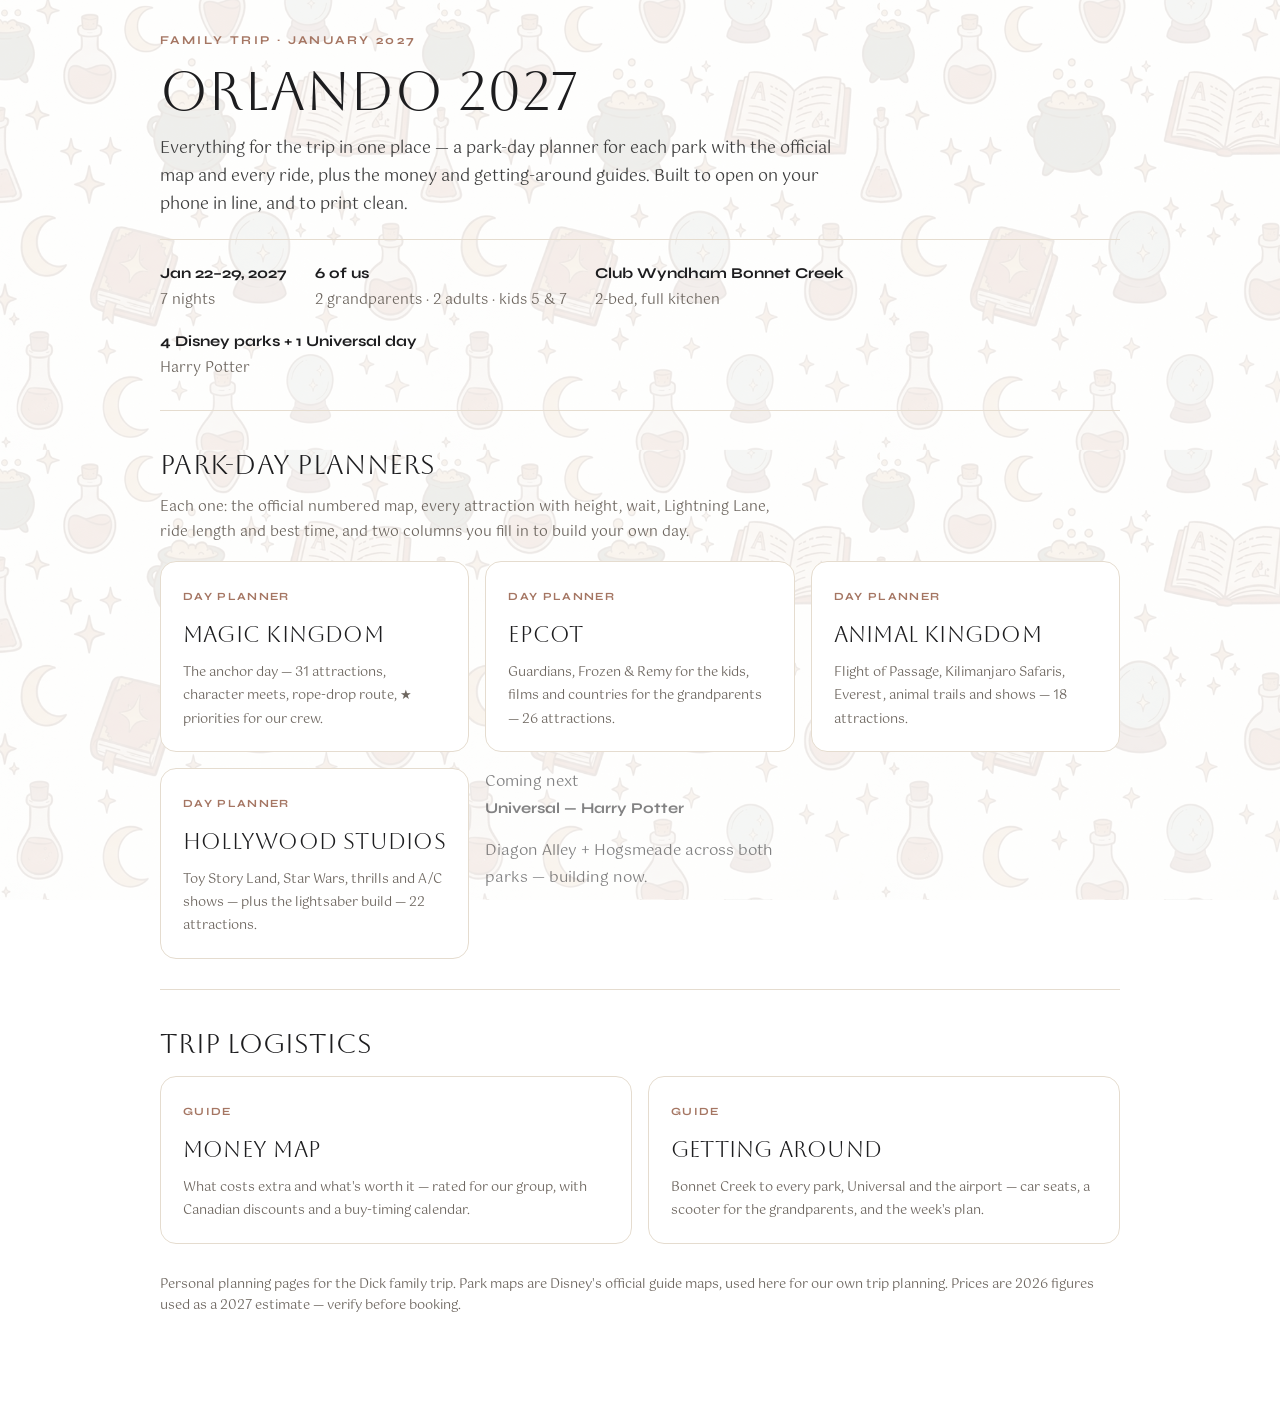
<file: index.html>
<!doctype html>
<html lang="en">
<head>
<meta charset="utf-8">
<meta name="viewport" content="width=device-width, initial-scale=1">
<title>Orlando 2027 — Family Trip Planner</title>
<link rel="stylesheet" href="styles.css">
</head>
<body>
<div class="wrap">
  <header>
    <p class="eyebrow">Family Trip · January 2027</p>
    <h1>Orlando 2027</h1>
    <p class="sub">Everything for the trip in one place — a park-day planner for each park with the official map and every ride, plus the money and getting-around guides. Built to open on your phone in line, and to print clean.</p>
    <div class="hero-meta">
      <div><b>Jan 22–29, 2027</b>7 nights</div>
      <div><b>6 of us</b>2 grandparents · 2 adults · kids 5 &amp; 7</div>
      <div><b>Club Wyndham Bonnet Creek</b>2-bed, full kitchen</div>
      <div><b>4 Disney parks + 1 Universal day</b>Harry Potter</div>
    </div>
  </header>

  <hr class="rule" />

  <h2>Park-day planners</h2>
  <p class="h2note">Each one: the official numbered map, every attraction with height, wait, Lightning Lane, ride length and best time, and two columns you fill in to build your own day.</p>
  <div class="navgrid">
    <a class="navcard" href="magic-kingdom.html">
      <span class="k">Day planner</span>
      <h3>Magic Kingdom</h3>
      <p>The anchor day — 31 attractions, character meets, rope-drop route, ★ priorities for our crew.</p>
    </a>
    <a class="navcard" href="epcot.html">
      <span class="k">Day planner</span>
      <h3>EPCOT</h3>
      <p>Guardians, Frozen &amp; Remy for the kids, films and countries for the grandparents — 26 attractions.</p>
    </a>
    <a class="navcard" href="animal-kingdom.html">
      <span class="k">Day planner</span>
      <h3>Animal Kingdom</h3>
      <p>Flight of Passage, Kilimanjaro Safaris, Everest, animal trails and shows — 18 attractions.</p>
    </a>
    <a class="navcard" href="hollywood-studios.html">
      <span class="k">Day planner</span>
      <h3>Hollywood Studios</h3>
      <p>Toy Story Land, Star Wars, thrills and A/C shows — plus the lightsaber build — 22 attractions.</p>
    </a>
    <div class="navcard" style="opacity:.55">
      <span class="k">Coming next</span>
      <h3>Universal — Harry Potter</h3>
      <p>Diagon Alley + Hogsmeade across both parks — building now.</p>
    </div>
  </div>

  <hr class="rule" />

  <h2>Trip logistics</h2>
  <div class="navgrid">
    <a class="navcard" href="money-map.html">
      <span class="k">Guide</span>
      <h3>Money Map</h3>
      <p>What costs extra and what's worth it — rated for our group, with Canadian discounts and a buy-timing calendar.</p>
    </a>
    <a class="navcard" href="getting-around.html">
      <span class="k">Guide</span>
      <h3>Getting Around</h3>
      <p>Bonnet Creek to every park, Universal and the airport — car seats, a scooter for the grandparents, and the week's plan.</p>
    </a>
  </div>

  <p class="foot" style="margin-top:30px">Personal planning pages for the Dick family trip. Park maps are Disney's official guide maps, used here for our own trip planning. Prices are 2026 figures used as a 2027 estimate — verify before booking.</p>
</div>
</body>
</html>
</file>
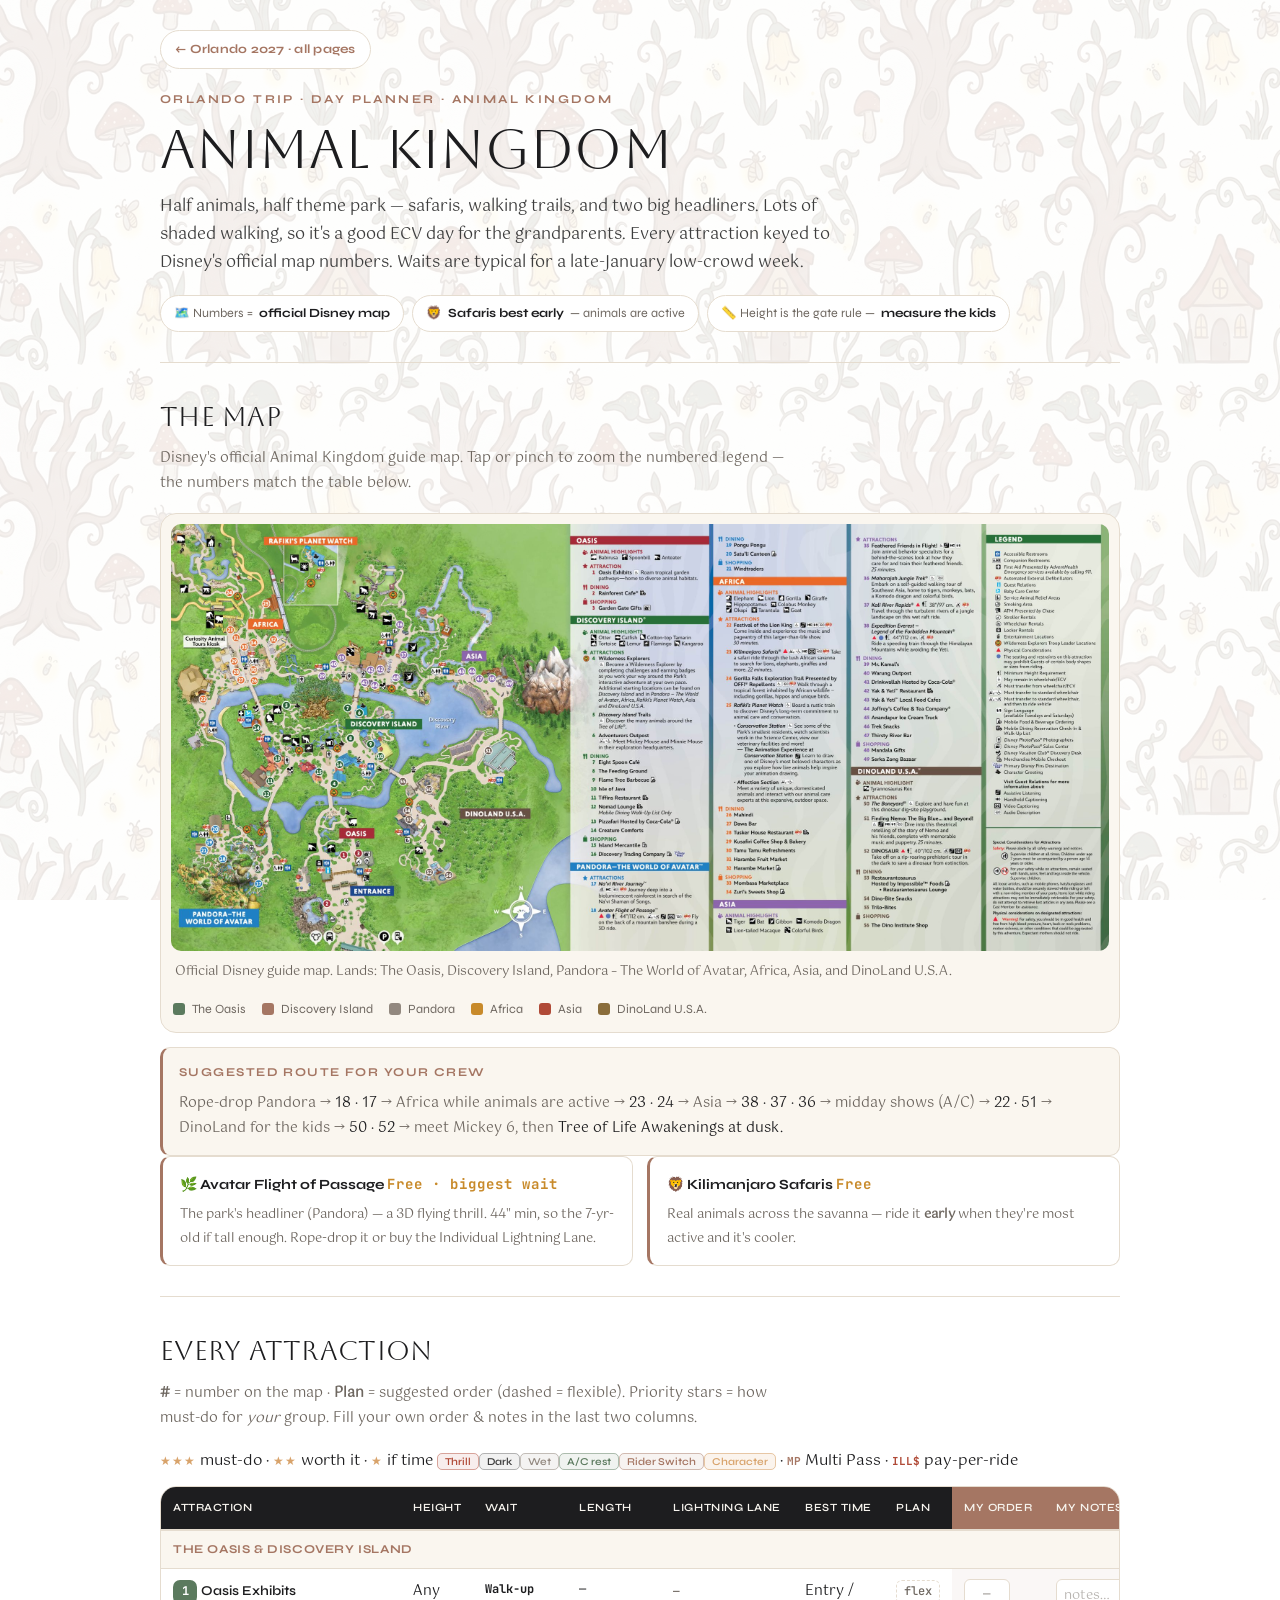
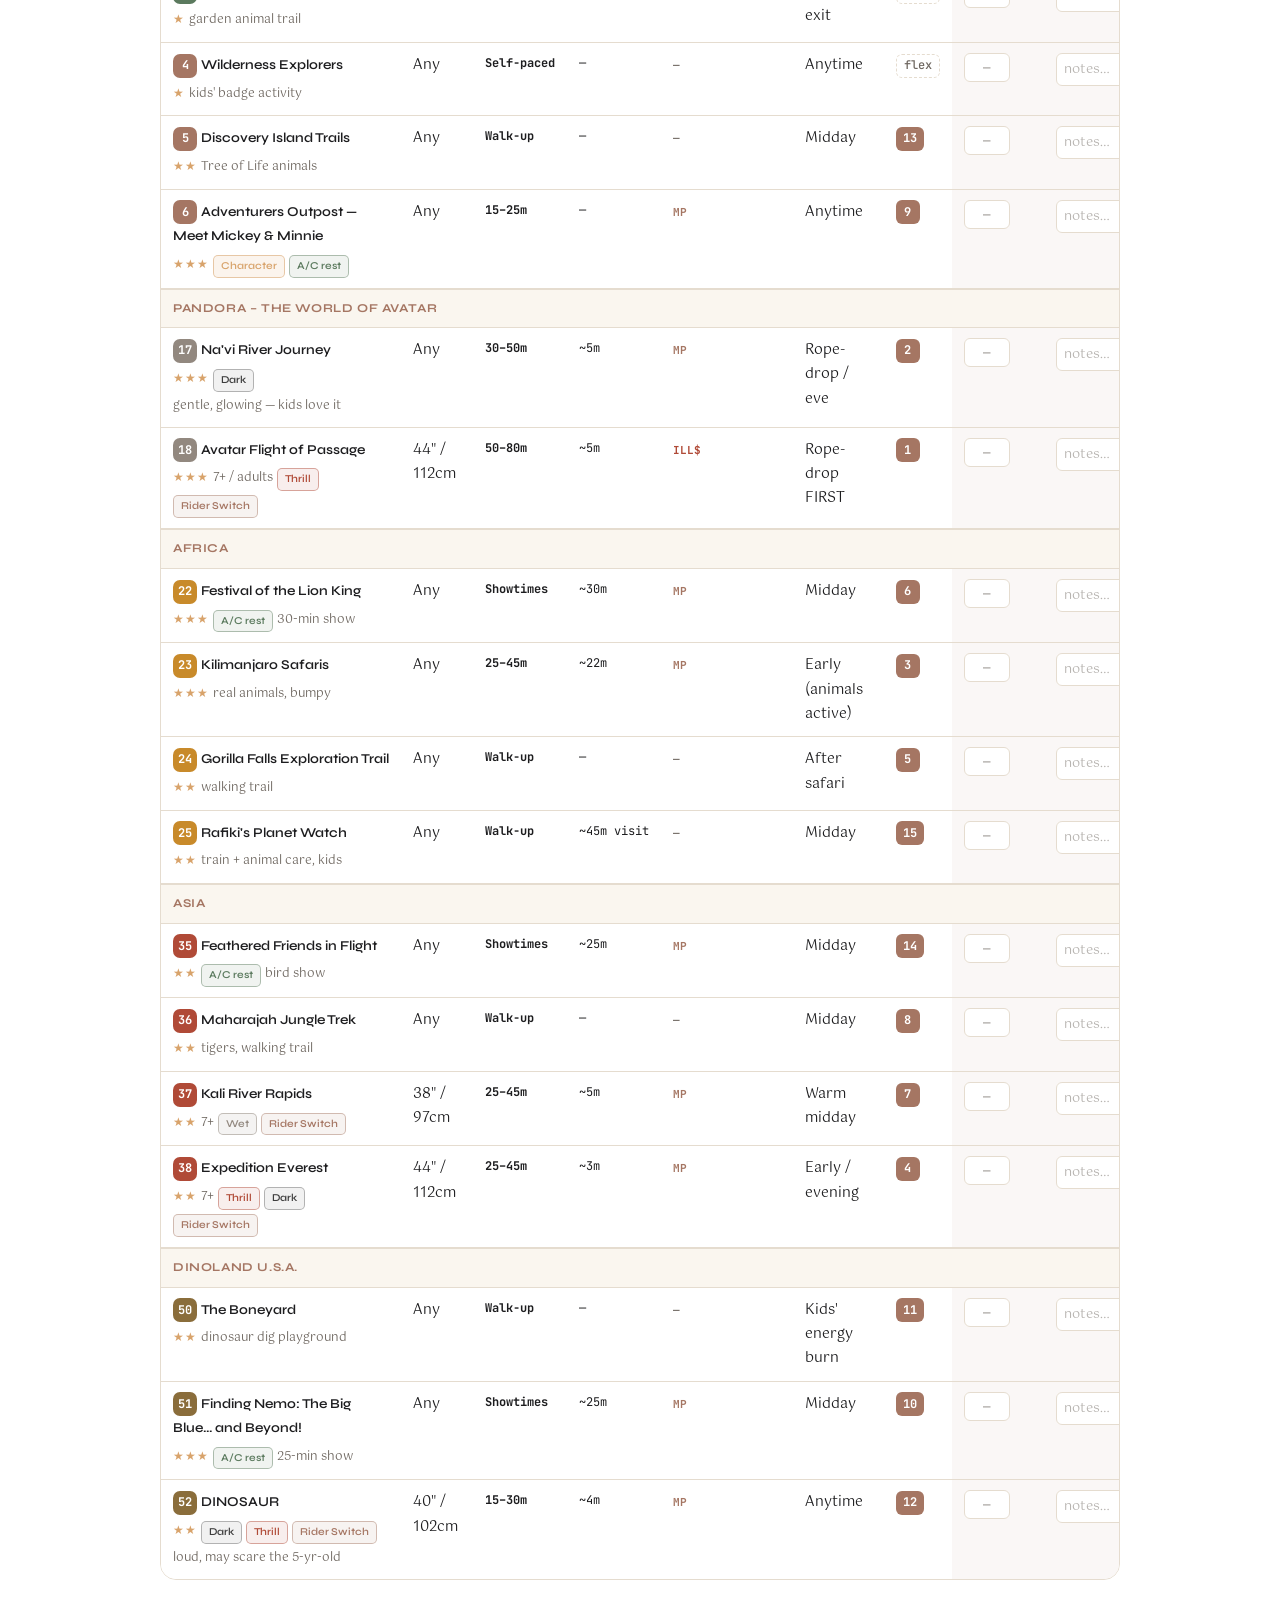
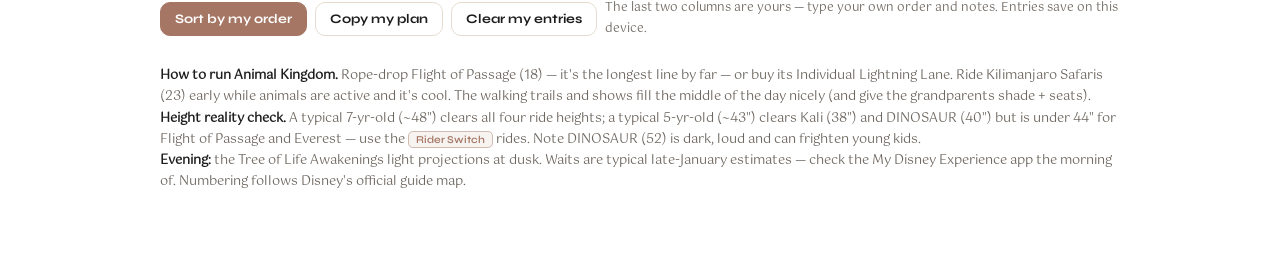
<file: animal-kingdom.html>
<!doctype html>
<html lang="en">
<head>
<meta charset="utf-8">
<meta name="viewport" content="width=device-width, initial-scale=1">
<title>Animal Kingdom — Park Day Planner</title>
<link rel="stylesheet" href="styles.css">
<style>
  :root{ --l-oasis:#5b7a5e; --l-disc:#A57663; --l-pand:#92887F; --l-afr:#c88a2a; --l-asia:#b04a37; --l-dino:#8a6d3b; }
</style>
</head>
<body data-park="ak" data-parkname="Animal Kingdom">
<div class="wrap">
  <nav class="topnav"><a class="home" href="index.html">← Orlando 2027 · all pages</a></nav>

  <header>
    <p class="eyebrow">Orlando Trip · Day Planner · Animal Kingdom</p>
    <h1>Animal Kingdom</h1>
    <p class="sub">Half animals, half theme park — safaris, walking trails, and two big headliners. Lots of shaded walking, so it's a good ECV day for the grandparents. Every attraction keyed to Disney's official map numbers. Waits are typical for a late-January low-crowd week.</p>
    <div class="meta-row">
      <span class="chip">🗺️ Numbers = <b>official Disney map</b></span>
      <span class="chip">🦁 <b>Safaris best early</b> — animals are active</span>
      <span class="chip">📏 Height is the gate rule — <b>measure the kids</b></span>
    </div>
  </header>

  <hr class="rule" />

  <h2>The map</h2>
  <p class="h2note">Disney's official Animal Kingdom guide map. Tap or pinch to zoom the numbered legend — the numbers match the table below.</p>
  <div class="mapcard">
    <img src="maps/ak.jpg" alt="Official Animal Kingdom guide map with numbered attractions" />
    <p class="mapcap">Official Disney guide map. Lands: The Oasis, Discovery Island, Pandora – The World of Avatar, Africa, Asia, and DinoLand U.S.A.</p>
    <div class="legend">
      <span class="lg"><span class="sw" style="background:var(--l-oasis)"></span>The Oasis</span>
      <span class="lg"><span class="sw" style="background:var(--l-disc)"></span>Discovery Island</span>
      <span class="lg"><span class="sw" style="background:var(--l-pand)"></span>Pandora</span>
      <span class="lg"><span class="sw" style="background:var(--l-afr)"></span>Africa</span>
      <span class="lg"><span class="sw" style="background:var(--l-asia)"></span>Asia</span>
      <span class="lg"><span class="sw" style="background:var(--l-dino)"></span>DinoLand U.S.A.</span>
    </div>
  </div>

  <div class="route">
    <h3>Suggested route for your crew</h3>
    <p><span class="step">Rope-drop Pandora →</span> 18 · 17 <span class="step">→ Africa while animals are active →</span> 23 · 24 <span class="step">→ Asia →</span> 38 · 37 · 36 <span class="step">→ midday shows (A/C) →</span> 22 · 51 <span class="step">→ DinoLand for the kids →</span> 50 · 52 <span class="step">→ meet Mickey 6, then</span> Tree of Life Awakenings at dusk.</p>
  </div>

  <div class="callout">
    <div class="exp"><h4>🌿 Avatar Flight of Passage <span class="cost">Free · biggest wait</span></h4><p>The park's headliner (Pandora) — a 3D flying thrill. 44&quot; min, so the 7-yr-old if tall enough. Rope-drop it or buy the Individual Lightning Lane.</p></div>
    <div class="exp"><h4>🦁 Kilimanjaro Safaris <span class="cost">Free</span></h4><p>Real animals across the savanna — ride it <b>early</b> when they're most active and it's cooler.</p></div>
  </div>

  <hr class="rule" />

  <h2>Every attraction</h2>
  <p class="h2note"><b>#</b> = number on the map · <b>Plan</b> = suggested order (dashed = flexible). Priority stars = how must-do for <em>your</em> group. Fill your own order &amp; notes in the last two columns.</p>
  <div class="pilllegend">
    <span><span class="stars">★★★</span> must-do · <span class="stars">★★</span> worth it · <span class="stars">★</span> if time</span>
    <span class="pill p-thrill">Thrill</span><span class="pill p-dark">Dark</span><span class="pill p-wet">Wet</span><span class="pill p-ac">A/C rest</span><span class="pill p-swap">Rider Switch</span><span class="pill p-meet">Character</span>
    <span>· <b class="ll ll-mp">MP</b> Multi Pass · <b class="ll ll-ill">ILL$</b> pay-per-ride</span>
  </div>

  <div class="tablecard"><div class="scroller"><table>
    <thead><tr><th class="stick">Attraction</th><th>Height</th><th>Wait</th><th>Length</th><th>Lightning&nbsp;Lane</th><th>Best time</th><th>Plan</th></tr></thead>
    <tbody>
      <tr class="landrow"><td colspan="7">The Oasis &amp; Discovery Island</td></tr>
      <tr><td class="stick"><span class="num" style="background:var(--l-oasis)">1</span> <span class="aname">Oasis Exhibits</span><div class="pills"><span class="stars">★</span><span class="subtle">garden animal trail</span></div></td><td>Any</td><td class="wait">Walk-up</td><td class="len">—</td><td><span class="ll ll-no">—</span></td><td>Entry / exit</td><td><span class="plan flex">flex</span></td></tr>
      <tr><td class="stick"><span class="num" style="background:var(--l-disc)">4</span> <span class="aname">Wilderness Explorers</span><div class="pills"><span class="stars">★</span><span class="subtle">kids' badge activity</span></div></td><td>Any</td><td class="wait">Self-paced</td><td class="len">—</td><td><span class="ll ll-no">—</span></td><td>Anytime</td><td><span class="plan flex">flex</span></td></tr>
      <tr><td class="stick"><span class="num" style="background:var(--l-disc)">5</span> <span class="aname">Discovery Island Trails</span><div class="pills"><span class="stars">★★</span><span class="subtle">Tree of Life animals</span></div></td><td>Any</td><td class="wait">Walk-up</td><td class="len">—</td><td><span class="ll ll-no">—</span></td><td>Midday</td><td><span class="plan">13</span></td></tr>
      <tr><td class="stick"><span class="num" style="background:var(--l-disc)">6</span> <span class="aname">Adventurers Outpost — Meet Mickey &amp; Minnie</span><div class="pills"><span class="stars">★★★</span><span class="pill p-meet">Character</span><span class="pill p-ac">A/C rest</span></div></td><td>Any</td><td class="wait">15–25m</td><td class="len">—</td><td><span class="ll ll-mp">MP</span></td><td>Anytime</td><td><span class="plan">9</span></td></tr>

      <tr class="landrow"><td colspan="7">Pandora – The World of Avatar</td></tr>
      <tr><td class="stick"><span class="num" style="background:var(--l-pand)">17</span> <span class="aname">Na'vi River Journey</span><div class="pills"><span class="stars">★★★</span><span class="pill p-dark">Dark</span><span class="subtle">gentle, glowing — kids love it</span></div></td><td>Any</td><td class="wait">30–50m</td><td class="len">~5m</td><td><span class="ll ll-mp">MP</span></td><td>Rope-drop / eve</td><td><span class="plan">2</span></td></tr>
      <tr><td class="stick"><span class="num" style="background:var(--l-pand)">18</span> <span class="aname">Avatar Flight of Passage</span><div class="pills"><span class="stars">★★★</span><span class="subtle">7+ / adults</span><span class="pill p-thrill">Thrill</span><span class="pill p-swap">Rider Switch</span></div></td><td>44&quot; / 112cm</td><td class="wait">50–80m</td><td class="len">~5m</td><td><span class="ll ll-ill">ILL$</span></td><td>Rope-drop FIRST</td><td><span class="plan">1</span></td></tr>

      <tr class="landrow"><td colspan="7">Africa</td></tr>
      <tr><td class="stick"><span class="num" style="background:var(--l-afr)">22</span> <span class="aname">Festival of the Lion King</span><div class="pills"><span class="stars">★★★</span><span class="pill p-ac">A/C rest</span><span class="subtle">30-min show</span></div></td><td>Any</td><td class="wait">Showtimes</td><td class="len">~30m</td><td><span class="ll ll-mp">MP</span></td><td>Midday</td><td><span class="plan">6</span></td></tr>
      <tr><td class="stick"><span class="num" style="background:var(--l-afr)">23</span> <span class="aname">Kilimanjaro Safaris</span><div class="pills"><span class="stars">★★★</span><span class="subtle">real animals, bumpy</span></div></td><td>Any</td><td class="wait">25–45m</td><td class="len">~22m</td><td><span class="ll ll-mp">MP</span></td><td>Early (animals active)</td><td><span class="plan">3</span></td></tr>
      <tr><td class="stick"><span class="num" style="background:var(--l-afr)">24</span> <span class="aname">Gorilla Falls Exploration Trail</span><div class="pills"><span class="stars">★★</span><span class="subtle">walking trail</span></div></td><td>Any</td><td class="wait">Walk-up</td><td class="len">—</td><td><span class="ll ll-no">—</span></td><td>After safari</td><td><span class="plan">5</span></td></tr>
      <tr><td class="stick"><span class="num" style="background:var(--l-afr)">25</span> <span class="aname">Rafiki's Planet Watch</span><div class="pills"><span class="stars">★★</span><span class="subtle">train + animal care, kids</span></div></td><td>Any</td><td class="wait">Walk-up</td><td class="len">~45m visit</td><td><span class="ll ll-no">—</span></td><td>Midday</td><td><span class="plan">15</span></td></tr>

      <tr class="landrow"><td colspan="7">Asia</td></tr>
      <tr><td class="stick"><span class="num" style="background:var(--l-asia)">35</span> <span class="aname">Feathered Friends in Flight</span><div class="pills"><span class="stars">★★</span><span class="pill p-ac">A/C rest</span><span class="subtle">bird show</span></div></td><td>Any</td><td class="wait">Showtimes</td><td class="len">~25m</td><td><span class="ll ll-mp">MP</span></td><td>Midday</td><td><span class="plan">14</span></td></tr>
      <tr><td class="stick"><span class="num" style="background:var(--l-asia)">36</span> <span class="aname">Maharajah Jungle Trek</span><div class="pills"><span class="stars">★★</span><span class="subtle">tigers, walking trail</span></div></td><td>Any</td><td class="wait">Walk-up</td><td class="len">—</td><td><span class="ll ll-no">—</span></td><td>Midday</td><td><span class="plan">8</span></td></tr>
      <tr><td class="stick"><span class="num" style="background:var(--l-asia)">37</span> <span class="aname">Kali River Rapids</span><div class="pills"><span class="stars">★★</span><span class="subtle">7+</span><span class="pill p-wet">Wet</span><span class="pill p-swap">Rider Switch</span></div></td><td>38&quot; / 97cm</td><td class="wait">25–45m</td><td class="len">~5m</td><td><span class="ll ll-mp">MP</span></td><td>Warm midday</td><td><span class="plan">7</span></td></tr>
      <tr><td class="stick"><span class="num" style="background:var(--l-asia)">38</span> <span class="aname">Expedition Everest</span><div class="pills"><span class="stars">★★</span><span class="subtle">7+</span><span class="pill p-thrill">Thrill</span><span class="pill p-dark">Dark</span><span class="pill p-swap">Rider Switch</span></div></td><td>44&quot; / 112cm</td><td class="wait">25–45m</td><td class="len">~3m</td><td><span class="ll ll-mp">MP</span></td><td>Early / evening</td><td><span class="plan">4</span></td></tr>

      <tr class="landrow"><td colspan="7">DinoLand U.S.A.</td></tr>
      <tr><td class="stick"><span class="num" style="background:var(--l-dino)">50</span> <span class="aname">The Boneyard</span><div class="pills"><span class="stars">★★</span><span class="subtle">dinosaur dig playground</span></div></td><td>Any</td><td class="wait">Walk-up</td><td class="len">—</td><td><span class="ll ll-no">—</span></td><td>Kids' energy burn</td><td><span class="plan">11</span></td></tr>
      <tr><td class="stick"><span class="num" style="background:var(--l-dino)">51</span> <span class="aname">Finding Nemo: The Big Blue... and Beyond!</span><div class="pills"><span class="stars">★★★</span><span class="pill p-ac">A/C rest</span><span class="subtle">25-min show</span></div></td><td>Any</td><td class="wait">Showtimes</td><td class="len">~25m</td><td><span class="ll ll-mp">MP</span></td><td>Midday</td><td><span class="plan">10</span></td></tr>
      <tr><td class="stick"><span class="num" style="background:var(--l-dino)">52</span> <span class="aname">DINOSAUR</span><div class="pills"><span class="stars">★★</span><span class="pill p-dark">Dark</span><span class="pill p-thrill">Thrill</span><span class="pill p-swap">Rider Switch</span><span class="subtle">loud, may scare the 5-yr-old</span></div></td><td>40&quot; / 102cm</td><td class="wait">15–30m</td><td class="len">~4m</td><td><span class="ll ll-mp">MP</span></td><td>Anytime</td><td><span class="plan">12</span></td></tr>
    </tbody>
  </table></div></div>

  <div class="toolbar">
    <button class="btn primary" id="sortBtn" type="button">Sort by my order</button>
    <button class="btn" id="copyBtn" type="button">Copy my plan</button>
    <button class="btn" id="clearBtn" type="button">Clear my entries</button>
    <span class="flash" id="flash" hidden></span>
    <span class="toolhint">The last two columns are yours — type your own order and notes. Entries save on this device.</span>
  </div>

  <p class="foot">
    <b>How to run Animal Kingdom.</b> Rope-drop Flight of Passage (18) — it's the longest line by far — or buy its Individual Lightning Lane. Ride Kilimanjaro Safaris (23) early while animals are active and it's cool. The walking trails and shows fill the middle of the day nicely (and give the grandparents shade + seats).<br>
    <b>Height reality check.</b> A typical 7-yr-old (~48&quot;) clears all four ride heights; a typical 5-yr-old (~43&quot;) clears Kali (38&quot;) and DINOSAUR (40&quot;) but is under 44&quot; for Flight of Passage and Everest — use the <span class="pill p-swap">Rider Switch</span> rides. Note DINOSAUR (52) is dark, loud and can frighten young kids.<br>
    <b>Evening:</b> the Tree of Life Awakenings light projections at dusk. Waits are typical late-January estimates — check the My Disney Experience app the morning of. Numbering follows Disney's official guide map.
  </p>
</div>
<script src="planner.js"></script>
</body>
</html>
</file>
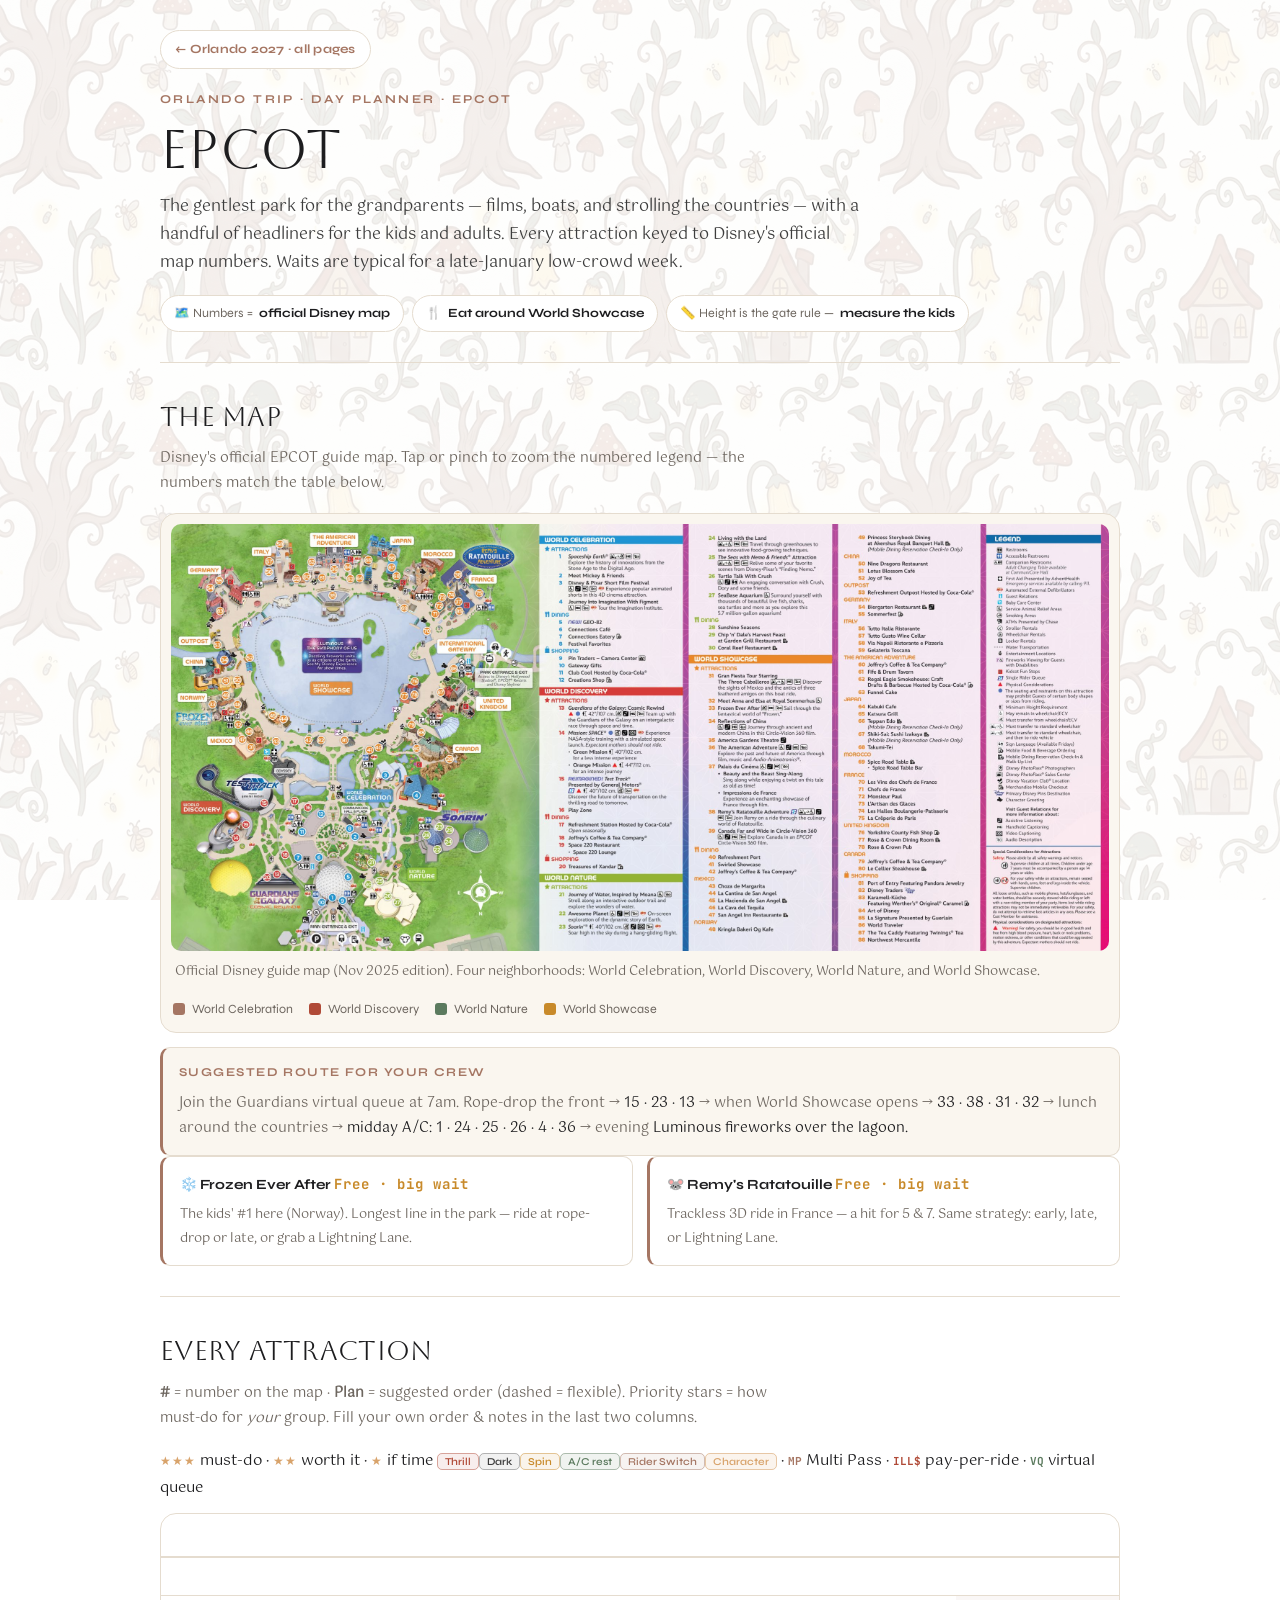
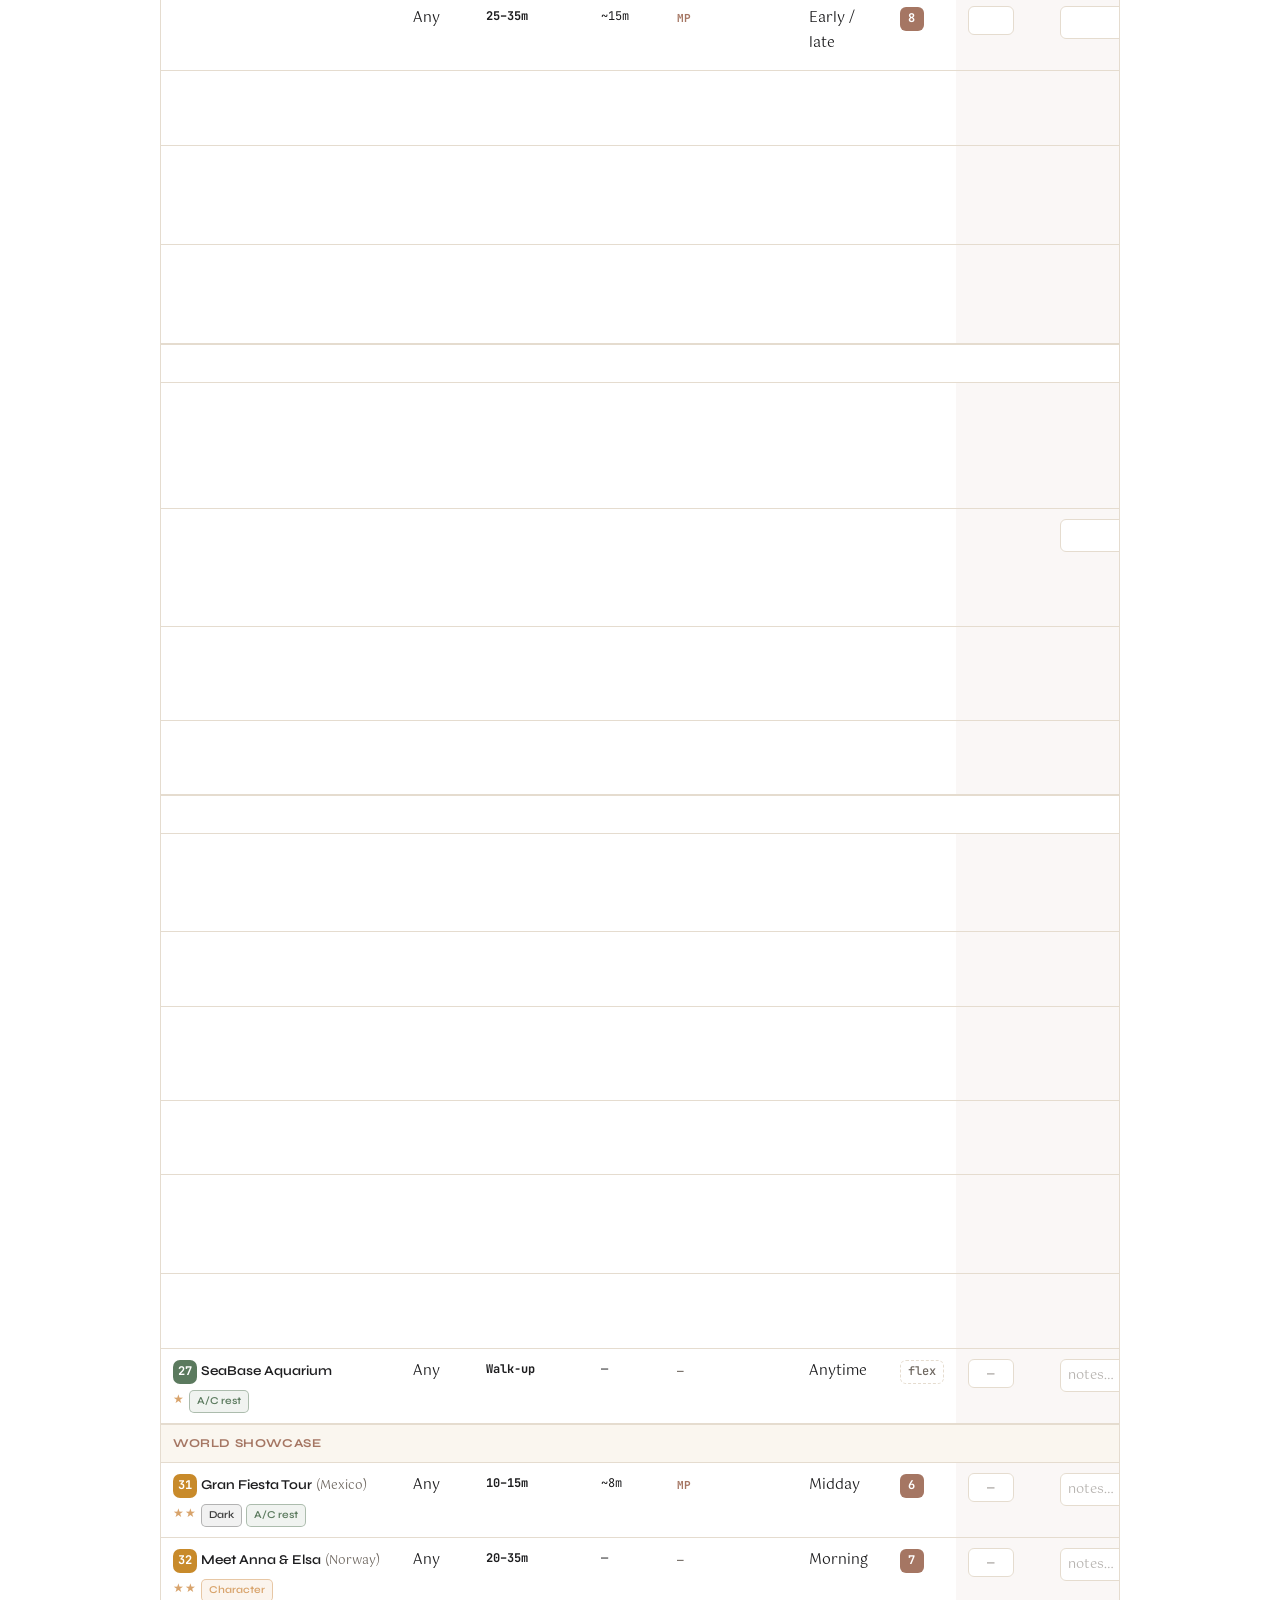
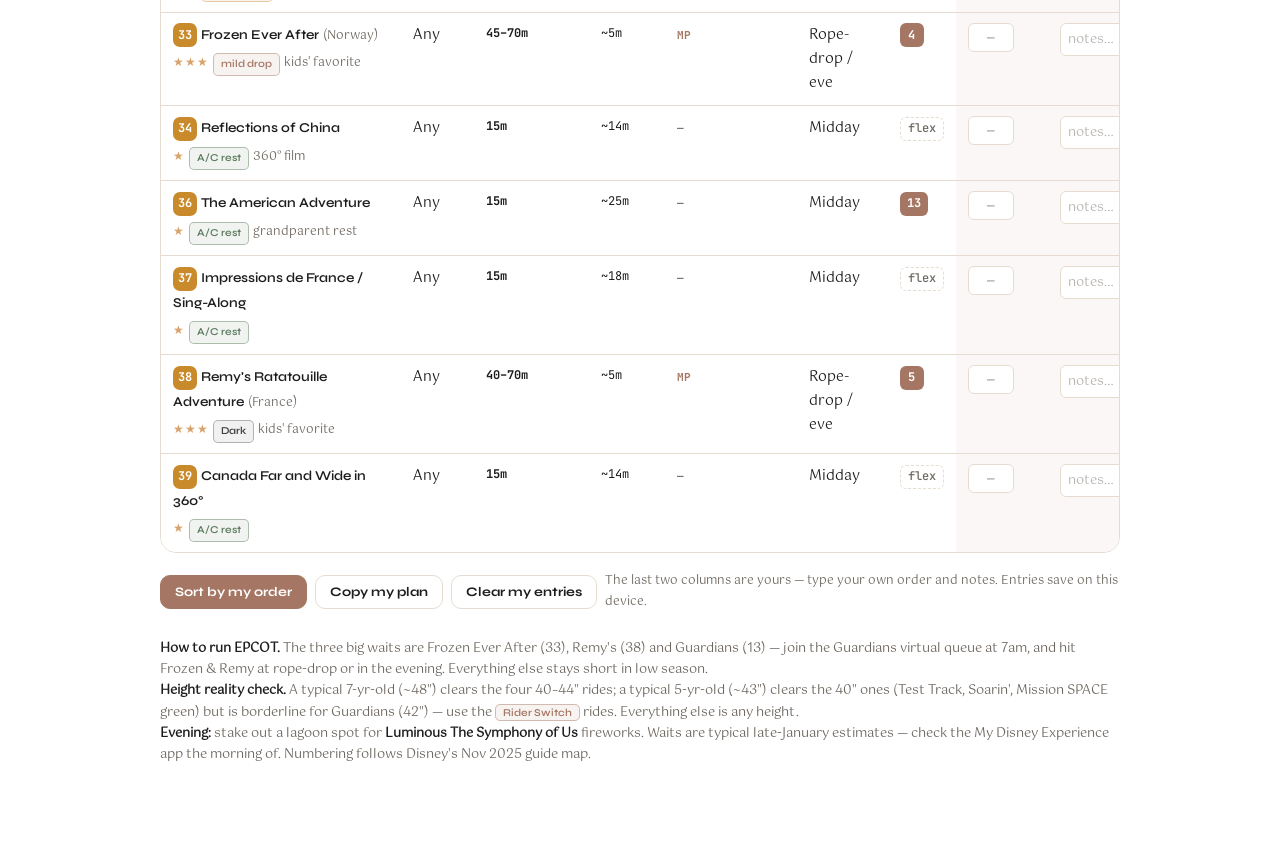
<file: epcot.html>
<!doctype html>
<html lang="en">
<head>
<meta charset="utf-8">
<meta name="viewport" content="width=device-width, initial-scale=1">
<title>EPCOT — Park Day Planner</title>
<link rel="stylesheet" href="styles.css">
<style>
  :root{ --l-cel:#A57663; --l-dis:#b04a37; --l-nat:#5b7a5e; --l-show:#c88a2a; }
</style>
</head>
<body data-park="epcot" data-parkname="EPCOT">
<div class="wrap">
  <nav class="topnav"><a class="home" href="index.html">← Orlando 2027 · all pages</a></nav>

  <header>
    <p class="eyebrow">Orlando Trip · Day Planner · EPCOT</p>
    <h1>EPCOT</h1>
    <p class="sub">The gentlest park for the grandparents — films, boats, and strolling the countries — with a handful of headliners for the kids and adults. Every attraction keyed to Disney's official map numbers. Waits are typical for a late-January low-crowd week.</p>
    <div class="meta-row">
      <span class="chip">🗺️ Numbers = <b>official Disney map</b></span>
      <span class="chip">🍴 <b>Eat around World Showcase</b></span>
      <span class="chip">📏 Height is the gate rule — <b>measure the kids</b></span>
    </div>
  </header>

  <hr class="rule" />

  <h2>The map</h2>
  <p class="h2note">Disney's official EPCOT guide map. Tap or pinch to zoom the numbered legend — the numbers match the table below.</p>
  <div class="mapcard">
    <img src="maps/epcot.jpg" alt="Official EPCOT guide map with numbered attractions" />
    <p class="mapcap">Official Disney guide map (Nov 2025 edition). Four neighborhoods: World Celebration, World Discovery, World Nature, and World Showcase.</p>
    <div class="legend">
      <span class="lg"><span class="sw" style="background:var(--l-cel)"></span>World Celebration</span>
      <span class="lg"><span class="sw" style="background:var(--l-dis)"></span>World Discovery</span>
      <span class="lg"><span class="sw" style="background:var(--l-nat)"></span>World Nature</span>
      <span class="lg"><span class="sw" style="background:var(--l-show)"></span>World Showcase</span>
    </div>
  </div>

  <div class="route">
    <h3>Suggested route for your crew</h3>
    <p><span class="step">Join the Guardians virtual queue at 7am. Rope-drop the front →</span> 15 · 23 · 13 <span class="step">→ when World Showcase opens →</span> 33 · 38 · 31 · 32 <span class="step">→ lunch around the countries →</span> midday A/C: 1 · 24 · 25 · 26 · 4 · 36 <span class="step">→ evening</span> Luminous fireworks over the lagoon.</p>
  </div>

  <div class="callout">
    <div class="exp"><h4>❄️ Frozen Ever After <span class="cost">Free · big wait</span></h4><p>The kids' #1 here (Norway). Longest line in the park — ride at rope-drop or late, or grab a Lightning Lane.</p></div>
    <div class="exp"><h4>🐭 Remy's Ratatouille <span class="cost">Free · big wait</span></h4><p>Trackless 3D ride in France — a hit for 5 &amp; 7. Same strategy: early, late, or Lightning Lane.</p></div>
  </div>

  <hr class="rule" />

  <h2>Every attraction</h2>
  <p class="h2note"><b>#</b> = number on the map · <b>Plan</b> = suggested order (dashed = flexible). Priority stars = how must-do for <em>your</em> group. Fill your own order &amp; notes in the last two columns.</p>
  <div class="pilllegend">
    <span><span class="stars">★★★</span> must-do · <span class="stars">★★</span> worth it · <span class="stars">★</span> if time</span>
    <span class="pill p-thrill">Thrill</span><span class="pill p-dark">Dark</span><span class="pill p-spin">Spin</span><span class="pill p-ac">A/C rest</span><span class="pill p-swap">Rider Switch</span><span class="pill p-meet">Character</span>
    <span>· <b class="ll ll-mp">MP</b> Multi Pass · <b class="ll ll-ill">ILL$</b> pay-per-ride · <b class="ll ll-vq">VQ</b> virtual queue</span>
  </div>

  <div class="tablecard"><div class="scroller"><table>
    <thead><tr><th class="stick">Attraction</th><th>Height</th><th>Wait</th><th>Length</th><th>Lightning&nbsp;Lane</th><th>Best time</th><th>Plan</th></tr></thead>
    <tbody>
      <tr class="landrow"><td colspan="7">World Celebration</td></tr>
      <tr><td class="stick"><span class="num" style="background:var(--l-cel)">1</span> <span class="aname">Spaceship Earth</span><div class="pills"><span class="stars">★★★</span><span class="pill p-dark">Dark</span><span class="pill p-ac">A/C rest</span></div></td><td>Any</td><td class="wait">25–35m</td><td class="len">~15m</td><td><span class="ll ll-mp">MP</span></td><td>Early / late</td><td><span class="plan">8</span></td></tr>
      <tr><td class="stick"><span class="num" style="background:var(--l-cel)">2</span> <span class="aname">Meet Mickey &amp; Friends</span><div class="pills"><span class="stars">★★</span><span class="pill p-meet">Character</span></div></td><td>Any</td><td class="wait">15–25m</td><td class="len">—</td><td><span class="ll ll-no">—</span></td><td>Anytime</td><td><span class="plan">15</span></td></tr>
      <tr><td class="stick"><span class="num" style="background:var(--l-cel)">3</span> <span class="aname">Disney &amp; Pixar Short Film Festival</span><div class="pills"><span class="stars">★</span><span class="pill p-ac">A/C rest</span></div></td><td>Any</td><td class="wait">10–15m</td><td class="len">~18m</td><td><span class="ll ll-no">—</span></td><td>Midday</td><td><span class="plan flex">flex</span></td></tr>
      <tr><td class="stick"><span class="num" style="background:var(--l-cel)">4</span> <span class="aname">Journey Into Imagination With Figment</span><div class="pills"><span class="stars">★★</span><span class="pill p-dark">Dark</span><span class="pill p-ac">A/C rest</span></div></td><td>Any</td><td class="wait">10–15m</td><td class="len">~6m</td><td><span class="ll ll-mp">MP</span></td><td>Midday</td><td><span class="plan">12</span></td></tr>

      <tr class="landrow"><td colspan="7">World Discovery</td></tr>
      <tr><td class="stick"><span class="num" style="background:var(--l-dis)">13</span> <span class="aname">Guardians of the Galaxy: Cosmic Rewind</span><div class="pills"><span class="stars">★★</span><span class="subtle">7+ / adults</span><span class="pill p-thrill">Thrill</span><span class="pill p-dark">Dark</span><span class="pill p-swap">Rider Switch</span></div></td><td>42&quot; / 107cm</td><td class="wait">Virtual&nbsp;Queue</td><td class="len">~3m</td><td><span class="ll ll-vq">VQ</span> / <span class="ll ll-ill">ILL$</span></td><td>Join VQ 7am</td><td><span class="plan">3</span></td></tr>
      <tr><td class="stick"><span class="num" style="background:var(--l-dis)">14</span> <span class="aname">Mission: SPACE</span><div class="pills"><span class="stars">★</span><span class="pill p-thrill">Thrill</span><span class="pill p-spin">Spin</span><span class="pill p-swap">Rider Switch</span></div></td><td>40&quot; green / 44&quot; orange</td><td class="wait">20–35m</td><td class="len">~5m</td><td><span class="ll ll-mp">MP</span></td><td>Midday</td><td><span class="plan flex">flex</span></td></tr>
      <tr><td class="stick"><span class="num" style="background:var(--l-dis)">15</span> <span class="aname">Test Track</span><div class="pills"><span class="stars">★★</span><span class="subtle">7+</span><span class="pill p-thrill">Thrill</span><span class="pill p-swap">Rider Switch</span></div></td><td>40&quot; / 102cm</td><td class="wait">40–70m</td><td class="len">~5m</td><td><span class="ll ll-mp">MP</span></td><td>Rope-drop / eve</td><td><span class="plan">1</span></td></tr>
      <tr><td class="stick"><span class="num" style="background:var(--l-dis)">16</span> <span class="aname">Play Zone</span><div class="pills"><span class="stars">★</span><span class="subtle">kids play area</span></div></td><td>Any</td><td class="wait">Walk-up</td><td class="len">—</td><td><span class="ll ll-no">—</span></td><td>Anytime</td><td><span class="plan flex">flex</span></td></tr>

      <tr class="landrow"><td colspan="7">World Nature</td></tr>
      <tr><td class="stick"><span class="num" style="background:var(--l-nat)">21</span> <span class="aname">Journey of Water, Inspired by Moana</span><div class="pills"><span class="stars">★★</span><span class="subtle">walk-through, outdoor</span></div></td><td>Any</td><td class="wait">Walk-up</td><td class="len">~15m</td><td><span class="ll ll-no">—</span></td><td>Anytime</td><td><span class="plan">14</span></td></tr>
      <tr><td class="stick"><span class="num" style="background:var(--l-nat)">22</span> <span class="aname">Awesome Planet</span><div class="pills"><span class="stars">★</span><span class="pill p-ac">A/C rest</span></div></td><td>Any</td><td class="wait">5–10m</td><td class="len">~10m</td><td><span class="ll ll-no">—</span></td><td>Midday</td><td><span class="plan flex">flex</span></td></tr>
      <tr><td class="stick"><span class="num" style="background:var(--l-nat)">23</span> <span class="aname">Soarin' Around the World</span><div class="pills"><span class="stars">★★★</span><span class="pill p-drop">Heights</span><span class="pill p-swap">Rider Switch</span></div></td><td>40&quot; / 102cm</td><td class="wait">30–50m</td><td class="len">~5m</td><td><span class="ll ll-mp">MP</span></td><td>Rope-drop / eve</td><td><span class="plan">2</span></td></tr>
      <tr><td class="stick"><span class="num" style="background:var(--l-nat)">24</span> <span class="aname">Living with the Land</span><div class="pills"><span class="stars">★★</span><span class="pill p-ac">A/C rest</span></div></td><td>Any</td><td class="wait">10–20m</td><td class="len">~14m</td><td><span class="ll ll-mp">MP</span></td><td>Midday</td><td><span class="plan">9</span></td></tr>
      <tr><td class="stick"><span class="num" style="background:var(--l-nat)">25</span> <span class="aname">The Seas with Nemo &amp; Friends</span><div class="pills"><span class="stars">★★★</span><span class="pill p-ac">A/C rest</span></div></td><td>Any</td><td class="wait">10–15m</td><td class="len">~4m</td><td><span class="ll ll-mp">MP</span></td><td>Anytime</td><td><span class="plan">10</span></td></tr>
      <tr><td class="stick"><span class="num" style="background:var(--l-nat)">26</span> <span class="aname">Turtle Talk With Crush</span><div class="pills"><span class="stars">★★★</span><span class="pill p-ac">A/C rest</span><span class="subtle">kids love it</span></div></td><td>Any</td><td class="wait">15–20m</td><td class="len">~15m</td><td><span class="ll ll-mp">MP</span></td><td>Midday</td><td><span class="plan">11</span></td></tr>
      <tr><td class="stick"><span class="num" style="background:var(--l-nat)">27</span> <span class="aname">SeaBase Aquarium</span><div class="pills"><span class="stars">★</span><span class="pill p-ac">A/C rest</span></div></td><td>Any</td><td class="wait">Walk-up</td><td class="len">—</td><td><span class="ll ll-no">—</span></td><td>Anytime</td><td><span class="plan flex">flex</span></td></tr>

      <tr class="landrow"><td colspan="7">World Showcase</td></tr>
      <tr><td class="stick"><span class="num" style="background:var(--l-show)">31</span> <span class="aname">Gran Fiesta Tour</span> <span class="subtle">(Mexico)</span><div class="pills"><span class="stars">★★</span><span class="pill p-dark">Dark</span><span class="pill p-ac">A/C rest</span></div></td><td>Any</td><td class="wait">10–15m</td><td class="len">~8m</td><td><span class="ll ll-mp">MP</span></td><td>Midday</td><td><span class="plan">6</span></td></tr>
      <tr><td class="stick"><span class="num" style="background:var(--l-show)">32</span> <span class="aname">Meet Anna &amp; Elsa</span> <span class="subtle">(Norway)</span><div class="pills"><span class="stars">★★</span><span class="pill p-meet">Character</span></div></td><td>Any</td><td class="wait">20–35m</td><td class="len">—</td><td><span class="ll ll-no">—</span></td><td>Morning</td><td><span class="plan">7</span></td></tr>
      <tr><td class="stick"><span class="num" style="background:var(--l-show)">33</span> <span class="aname">Frozen Ever After</span> <span class="subtle">(Norway)</span><div class="pills"><span class="stars">★★★</span><span class="pill p-drop">mild drop</span><span class="subtle">kids' favorite</span></div></td><td>Any</td><td class="wait">45–70m</td><td class="len">~5m</td><td><span class="ll ll-mp">MP</span></td><td>Rope-drop / eve</td><td><span class="plan">4</span></td></tr>
      <tr><td class="stick"><span class="num" style="background:var(--l-show)">34</span> <span class="aname">Reflections of China</span><div class="pills"><span class="stars">★</span><span class="pill p-ac">A/C rest</span><span class="subtle">360° film</span></div></td><td>Any</td><td class="wait">15m</td><td class="len">~14m</td><td><span class="ll ll-no">—</span></td><td>Midday</td><td><span class="plan flex">flex</span></td></tr>
      <tr><td class="stick"><span class="num" style="background:var(--l-show)">36</span> <span class="aname">The American Adventure</span><div class="pills"><span class="stars">★</span><span class="pill p-ac">A/C rest</span><span class="subtle">grandparent rest</span></div></td><td>Any</td><td class="wait">15m</td><td class="len">~25m</td><td><span class="ll ll-no">—</span></td><td>Midday</td><td><span class="plan">13</span></td></tr>
      <tr><td class="stick"><span class="num" style="background:var(--l-show)">37</span> <span class="aname">Impressions de France / Sing-Along</span><div class="pills"><span class="stars">★</span><span class="pill p-ac">A/C rest</span></div></td><td>Any</td><td class="wait">15m</td><td class="len">~18m</td><td><span class="ll ll-no">—</span></td><td>Midday</td><td><span class="plan flex">flex</span></td></tr>
      <tr><td class="stick"><span class="num" style="background:var(--l-show)">38</span> <span class="aname">Remy's Ratatouille Adventure</span> <span class="subtle">(France)</span><div class="pills"><span class="stars">★★★</span><span class="pill p-dark">Dark</span><span class="subtle">kids' favorite</span></div></td><td>Any</td><td class="wait">40–70m</td><td class="len">~5m</td><td><span class="ll ll-mp">MP</span></td><td>Rope-drop / eve</td><td><span class="plan">5</span></td></tr>
      <tr><td class="stick"><span class="num" style="background:var(--l-show)">39</span> <span class="aname">Canada Far and Wide in 360°</span><div class="pills"><span class="stars">★</span><span class="pill p-ac">A/C rest</span></div></td><td>Any</td><td class="wait">15m</td><td class="len">~14m</td><td><span class="ll ll-no">—</span></td><td>Midday</td><td><span class="plan flex">flex</span></td></tr>
    </tbody>
  </table></div></div>

  <div class="toolbar">
    <button class="btn primary" id="sortBtn" type="button">Sort by my order</button>
    <button class="btn" id="copyBtn" type="button">Copy my plan</button>
    <button class="btn" id="clearBtn" type="button">Clear my entries</button>
    <span class="flash" id="flash" hidden></span>
    <span class="toolhint">The last two columns are yours — type your own order and notes. Entries save on this device.</span>
  </div>

  <p class="foot">
    <b>How to run EPCOT.</b> The three big waits are Frozen Ever After (33), Remy's (38) and Guardians (13) — join the Guardians virtual queue at 7am, and hit Frozen &amp; Remy at rope-drop or in the evening. Everything else stays short in low season.<br>
    <b>Height reality check.</b> A typical 7-yr-old (~48&quot;) clears the four 40–44&quot; rides; a typical 5-yr-old (~43&quot;) clears the 40&quot; ones (Test Track, Soarin', Mission SPACE green) but is borderline for Guardians (42&quot;) — use the <span class="pill p-swap">Rider Switch</span> rides. Everything else is any height.<br>
    <b>Evening:</b> stake out a lagoon spot for <b>Luminous The Symphony of Us</b> fireworks. Waits are typical late-January estimates — check the My Disney Experience app the morning of. Numbering follows Disney's Nov 2025 guide map.
  </p>
</div>
<script src="planner.js"></script>
</body>
</html>
</file>
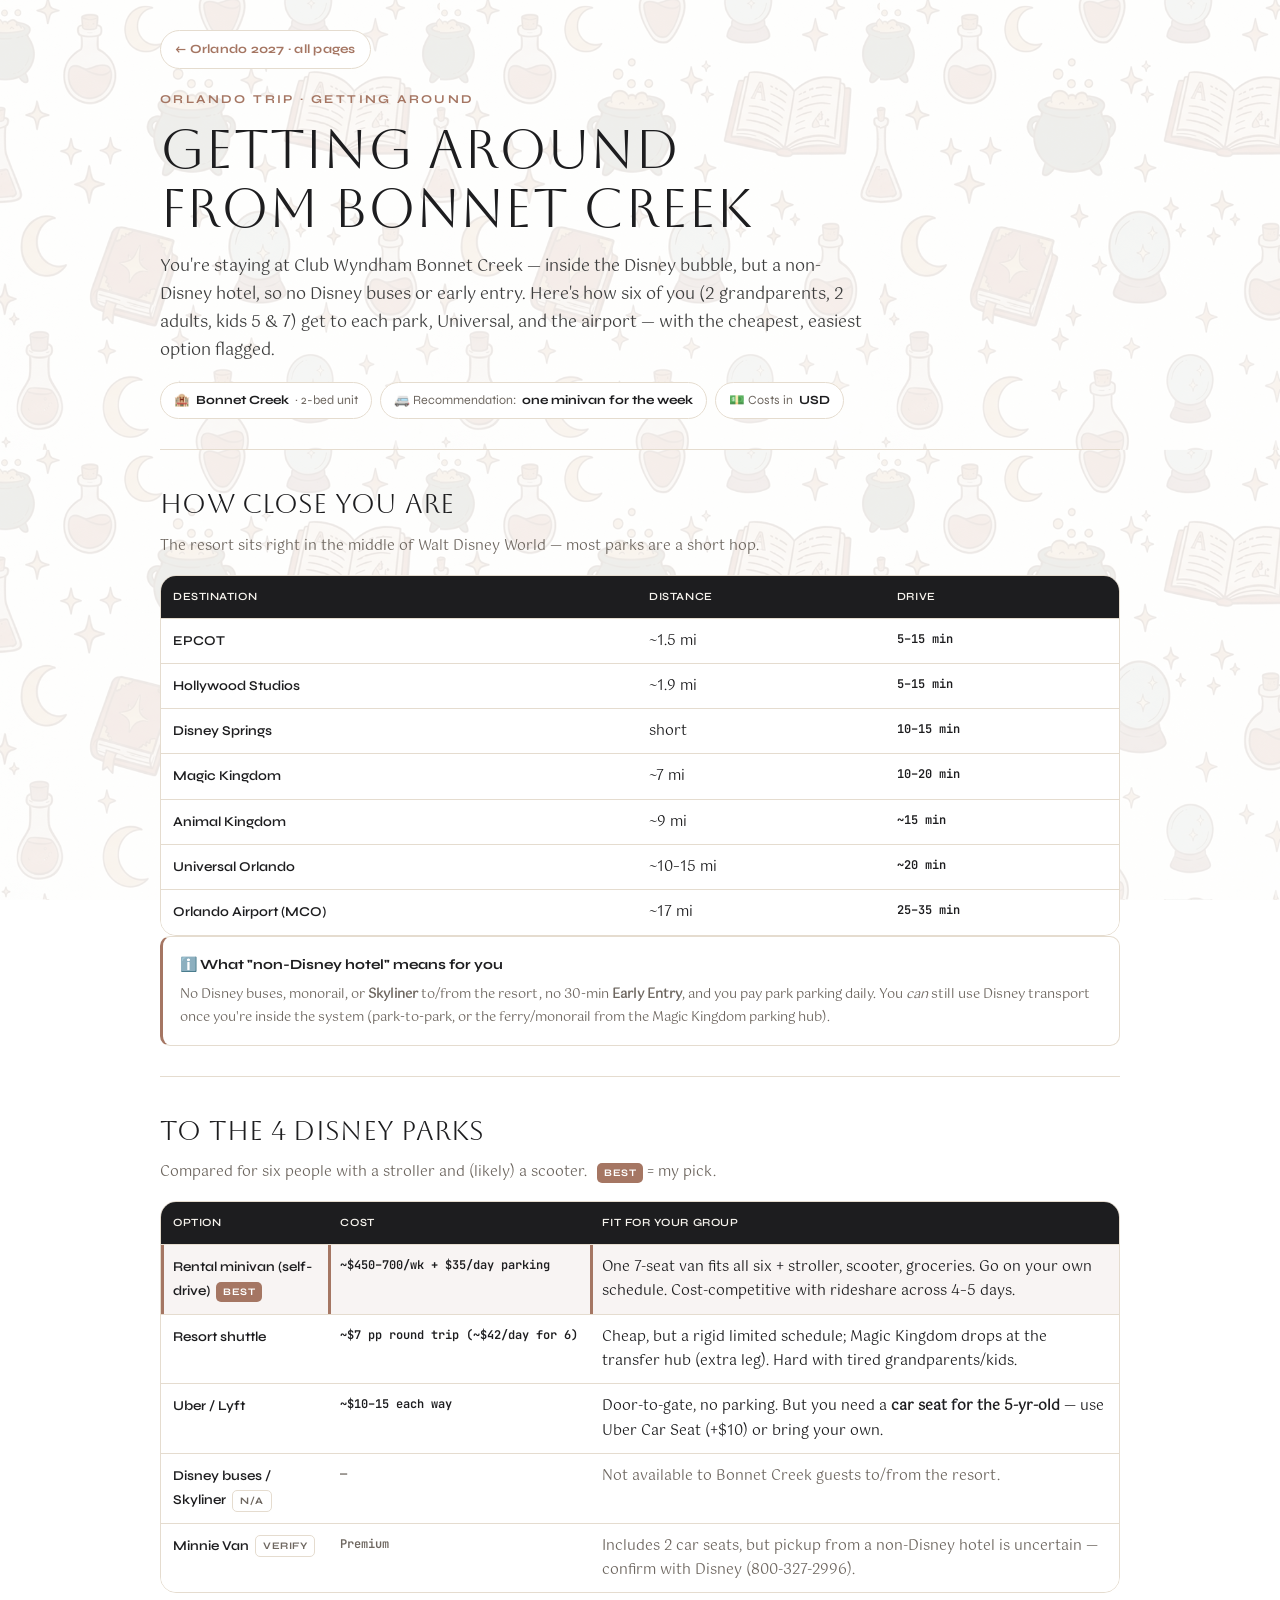
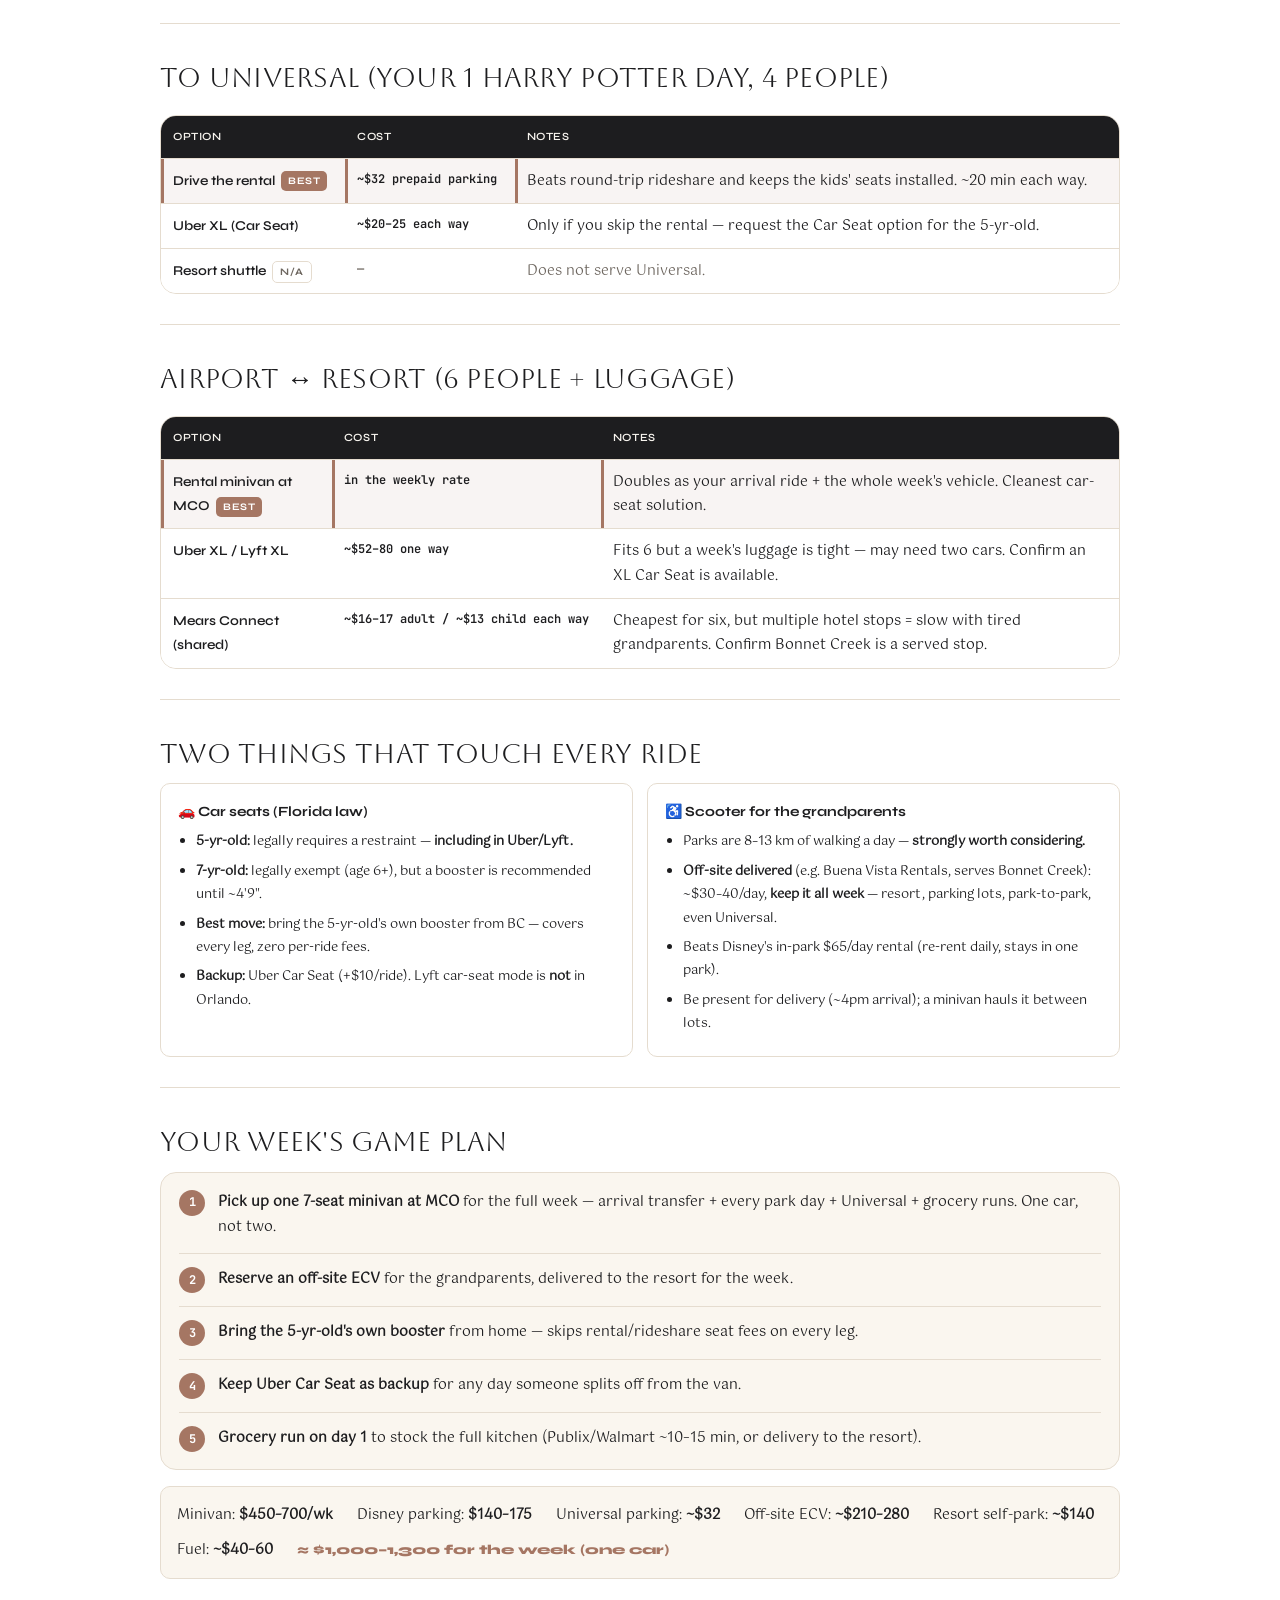
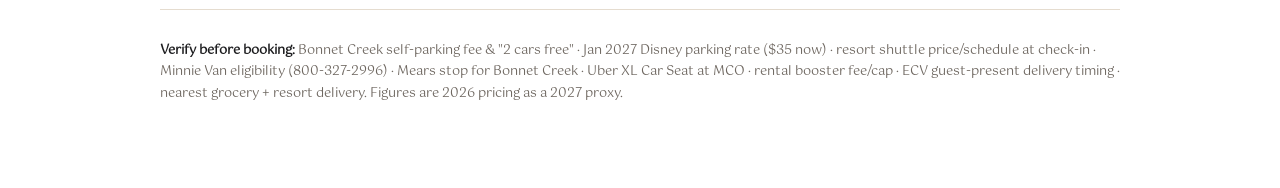
<file: getting-around.html>
<!doctype html>
<html lang="en">
<head>
<meta charset="utf-8">
<meta name="viewport" content="width=device-width, initial-scale=1">
<title>Orlando 2027 — Getting Around</title>
<link rel="stylesheet" href="styles.css">
</head>
<body>
<div class="wrap">
  <nav class="topnav"><a class="home" href="index.html">← Orlando 2027 · all pages</a></nav>
  <header>
    <p class="eyebrow">Orlando Trip · Getting Around</p>
    <h1>Getting around from Bonnet Creek</h1>
    <p class="sub">You're staying at Club Wyndham Bonnet Creek — inside the Disney bubble, but a non-Disney hotel, so no Disney buses or early entry. Here's how six of you (2 grandparents, 2 adults, kids 5 &amp; 7) get to each park, Universal, and the airport — with the cheapest, easiest option flagged.</p>
    <div class="meta-row">
      <span class="chip">🏨 <b>Bonnet Creek</b> · 2-bed unit</span>
      <span class="chip">🚐 Recommendation: <b>one minivan for the week</b></span>
      <span class="chip">💵 Costs in <b>USD</b></span>
    </div>
  </header>

  <hr class="rule" />

  <h2>How close you are</h2>
  <p class="h2note">The resort sits right in the middle of Walt Disney World — most parks are a short hop.</p>
  <div class="tablecard"><div class="scroller"><table>
    <thead><tr><th>Destination</th><th>Distance</th><th>Drive</th></tr></thead>
    <tbody>
      <tr><td class="opt">EPCOT</td><td>~1.5 mi</td><td class="money-c">5–15 min</td></tr>
      <tr><td class="opt">Hollywood Studios</td><td>~1.9 mi</td><td class="money-c">5–15 min</td></tr>
      <tr><td class="opt">Disney Springs</td><td>short</td><td class="money-c">10–15 min</td></tr>
      <tr><td class="opt">Magic Kingdom</td><td>~7 mi</td><td class="money-c">10–20 min</td></tr>
      <tr><td class="opt">Animal Kingdom</td><td>~9 mi</td><td class="money-c">~15 min</td></tr>
      <tr><td class="opt">Universal Orlando</td><td>~10–15 mi</td><td class="money-c">~20 min</td></tr>
      <tr><td class="opt">Orlando Airport (MCO)</td><td>~17 mi</td><td class="money-c">25–35 min</td></tr>
    </tbody>
  </table></div></div>
  <div class="flag"><h4>ℹ️ What "non-Disney hotel" means for you</h4><p>No Disney buses, monorail, or <b>Skyliner</b> to/from the resort, no 30-min <b>Early Entry</b>, and you pay park parking daily. You <em>can</em> still use Disney transport once you're inside the system (park-to-park, or the ferry/monorail from the Magic Kingdom parking hub).</p></div>

  <hr class="rule" />

  <h2>To the 4 Disney parks</h2>
  <p class="h2note">Compared for six people with a stroller and (likely) a scooter. <span class="tag best">Best</span> = my pick.</p>
  <div class="tablecard"><div class="scroller"><table>
    <thead><tr><th>Option</th><th>Cost</th><th>Fit for your group</th></tr></thead>
    <tbody>
      <tr class="pick"><td><span class="opt">Rental minivan (self-drive)</span><span class="tag best">Best</span></td><td class="money-c">~$450–700/wk + $35/day parking</td><td>One 7-seat van fits all six + stroller, scooter, groceries. Go on your own schedule. Cost-competitive with rideshare across 4–5 days.</td></tr>
      <tr><td><span class="opt">Resort shuttle</span></td><td class="money-c">~$7 pp round trip (~$42/day for 6)</td><td>Cheap, but a rigid limited schedule; Magic Kingdom drops at the transfer hub (extra leg). Hard with tired grandparents/kids.</td></tr>
      <tr><td><span class="opt">Uber / Lyft</span></td><td class="money-c">~$10–15 each way</td><td>Door-to-gate, no parking. But you need a <b>car seat for the 5-yr-old</b> — use Uber Car Seat (+$10) or bring your own.</td></tr>
      <tr class="off"><td><span class="opt">Disney buses / Skyliner</span><span class="tag no">N/A</span></td><td class="money-c">—</td><td>Not available to Bonnet Creek guests to/from the resort.</td></tr>
      <tr class="off"><td><span class="opt">Minnie Van</span><span class="tag no">Verify</span></td><td class="money-c">Premium</td><td>Includes 2 car seats, but pickup from a non-Disney hotel is uncertain — confirm with Disney (800-327-2996).</td></tr>
    </tbody>
  </table></div></div>

  <hr class="rule" />

  <h2>To Universal (your 1 Harry Potter day, 4 people)</h2>
  <div class="tablecard"><div class="scroller"><table>
    <thead><tr><th>Option</th><th>Cost</th><th>Notes</th></tr></thead>
    <tbody>
      <tr class="pick"><td><span class="opt">Drive the rental</span><span class="tag best">Best</span></td><td class="money-c">~$32 prepaid parking</td><td>Beats round-trip rideshare and keeps the kids' seats installed. ~20 min each way.</td></tr>
      <tr><td><span class="opt">Uber XL (Car Seat)</span></td><td class="money-c">~$20–25 each way</td><td>Only if you skip the rental — request the Car Seat option for the 5-yr-old.</td></tr>
      <tr class="off"><td><span class="opt">Resort shuttle</span><span class="tag no">N/A</span></td><td class="money-c">—</td><td>Does not serve Universal.</td></tr>
    </tbody>
  </table></div></div>

  <hr class="rule" />

  <h2>Airport ↔ resort (6 people + luggage)</h2>
  <div class="tablecard"><div class="scroller"><table>
    <thead><tr><th>Option</th><th>Cost</th><th>Notes</th></tr></thead>
    <tbody>
      <tr class="pick"><td><span class="opt">Rental minivan at MCO</span><span class="tag best">Best</span></td><td class="money-c">in the weekly rate</td><td>Doubles as your arrival ride + the whole week's vehicle. Cleanest car-seat solution.</td></tr>
      <tr><td><span class="opt">Uber XL / Lyft XL</span></td><td class="money-c">~$52–80 one way</td><td>Fits 6 but a week's luggage is tight — may need two cars. Confirm an XL Car Seat is available.</td></tr>
      <tr><td><span class="opt">Mears Connect (shared)</span></td><td class="money-c">~$16–17 adult / ~$13 child each way</td><td>Cheapest for six, but multiple hotel stops = slow with tired grandparents. Confirm Bonnet Creek is a served stop.</td></tr>
    </tbody>
  </table></div></div>

  <hr class="rule" />

  <h2>Two things that touch every ride</h2>
  <div class="cards">
    <div class="card"><h4>🚗 Car seats (Florida law)</h4><ul>
      <li><b>5-yr-old:</b> legally requires a restraint — <b>including in Uber/Lyft.</b></li>
      <li><b>7-yr-old:</b> legally exempt (age 6+), but a booster is recommended until ~4'9".</li>
      <li><b>Best move:</b> bring the 5-yr-old's own booster from BC — covers every leg, zero per-ride fees.</li>
      <li><b>Backup:</b> Uber Car Seat (+$10/ride). Lyft car-seat mode is <b>not</b> in Orlando.</li>
    </ul></div>
    <div class="card"><h4>♿ Scooter for the grandparents</h4><ul>
      <li>Parks are 8–13 km of walking a day — <b>strongly worth considering.</b></li>
      <li><b>Off-site delivered</b> (e.g. Buena Vista Rentals, serves Bonnet Creek): ~$30–40/day, <b>keep it all week</b> — resort, parking lots, park-to-park, even Universal.</li>
      <li>Beats Disney's in-park $65/day rental (re-rent daily, stays in one park).</li>
      <li>Be present for delivery (~4pm arrival); a minivan hauls it between lots.</li>
    </ul></div>
  </div>

  <hr class="rule" />

  <h2>Your week's game plan</h2>
  <div class="plan-steps">
    <div class="st"><div class="n">1</div><div class="t"><b>Pick up one 7-seat minivan at MCO</b> for the full week — arrival transfer + every park day + Universal + grocery runs. One car, not two.</div></div>
    <div class="st"><div class="n">2</div><div class="t"><b>Reserve an off-site ECV</b> for the grandparents, delivered to the resort for the week.</div></div>
    <div class="st"><div class="n">3</div><div class="t"><b>Bring the 5-yr-old's own booster</b> from home — skips rental/rideshare seat fees on every leg.</div></div>
    <div class="st"><div class="n">4</div><div class="t"><b>Keep Uber Car Seat as backup</b> for any day someone splits off from the van.</div></div>
    <div class="st"><div class="n">5</div><div class="t"><b>Grocery run on day 1</b> to stock the full kitchen (Publix/Walmart ~10–15 min, or delivery to the resort).</div></div>
  </div>
  <div class="costbox">
    <div>Minivan: <b>$450–700/wk</b></div>
    <div>Disney parking: <b>$140–175</b></div>
    <div>Universal parking: <b>~$32</b></div>
    <div>Off-site ECV: <b>~$210–280</b></div>
    <div>Resort self-park: <b>~$140</b></div>
    <div>Fuel: <b>~$40–60</b></div>
    <div class="tot">≈ $1,000–1,300 for the week (one car)</div>
  </div>

  <hr class="rule" />

  <p class="foot"><b>Verify before booking:</b> Bonnet Creek self-parking fee &amp; "2 cars free" · Jan 2027 Disney parking rate ($35 now) · resort shuttle price/schedule at check-in · Minnie Van eligibility (800-327-2996) · Mears stop for Bonnet Creek · Uber XL Car Seat at MCO · rental booster fee/cap · ECV guest-present delivery timing · nearest grocery + resort delivery. Figures are 2026 pricing as a 2027 proxy.</p>
</div>
</body>
</html>
</file>
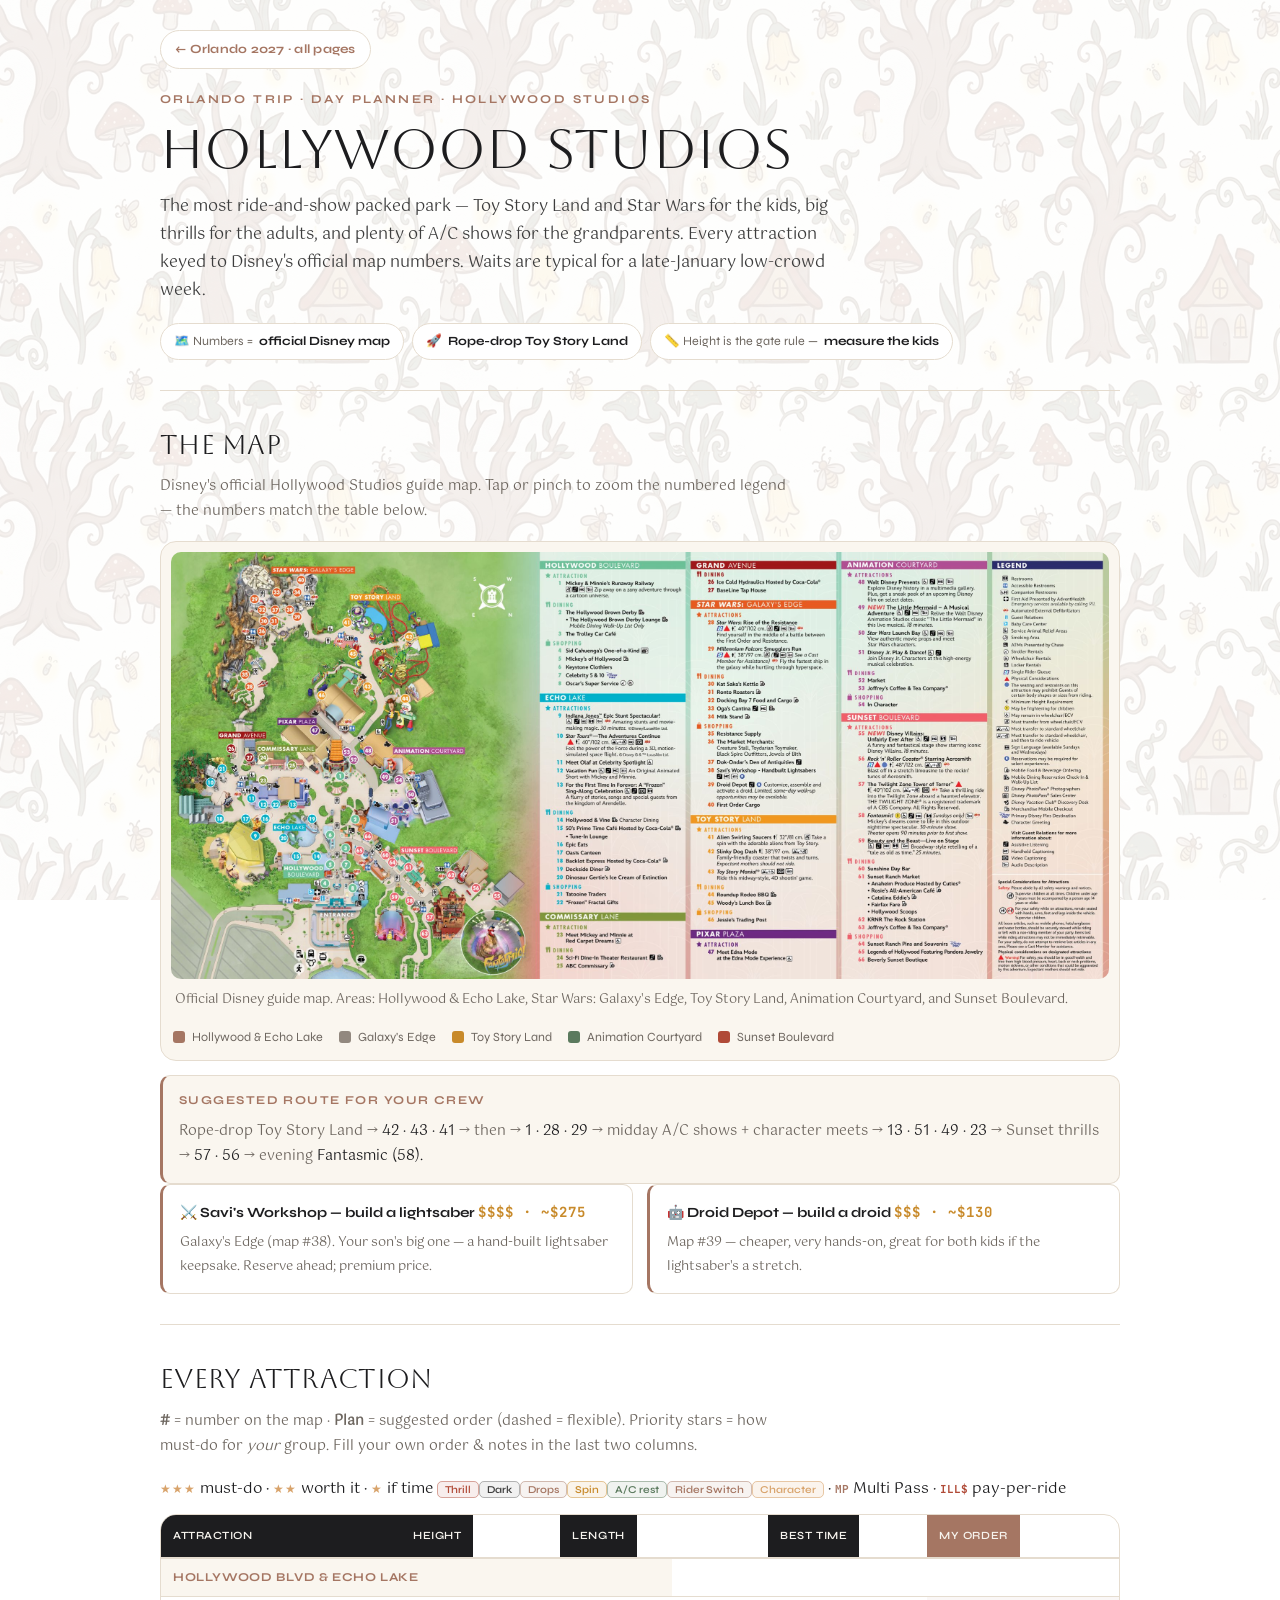
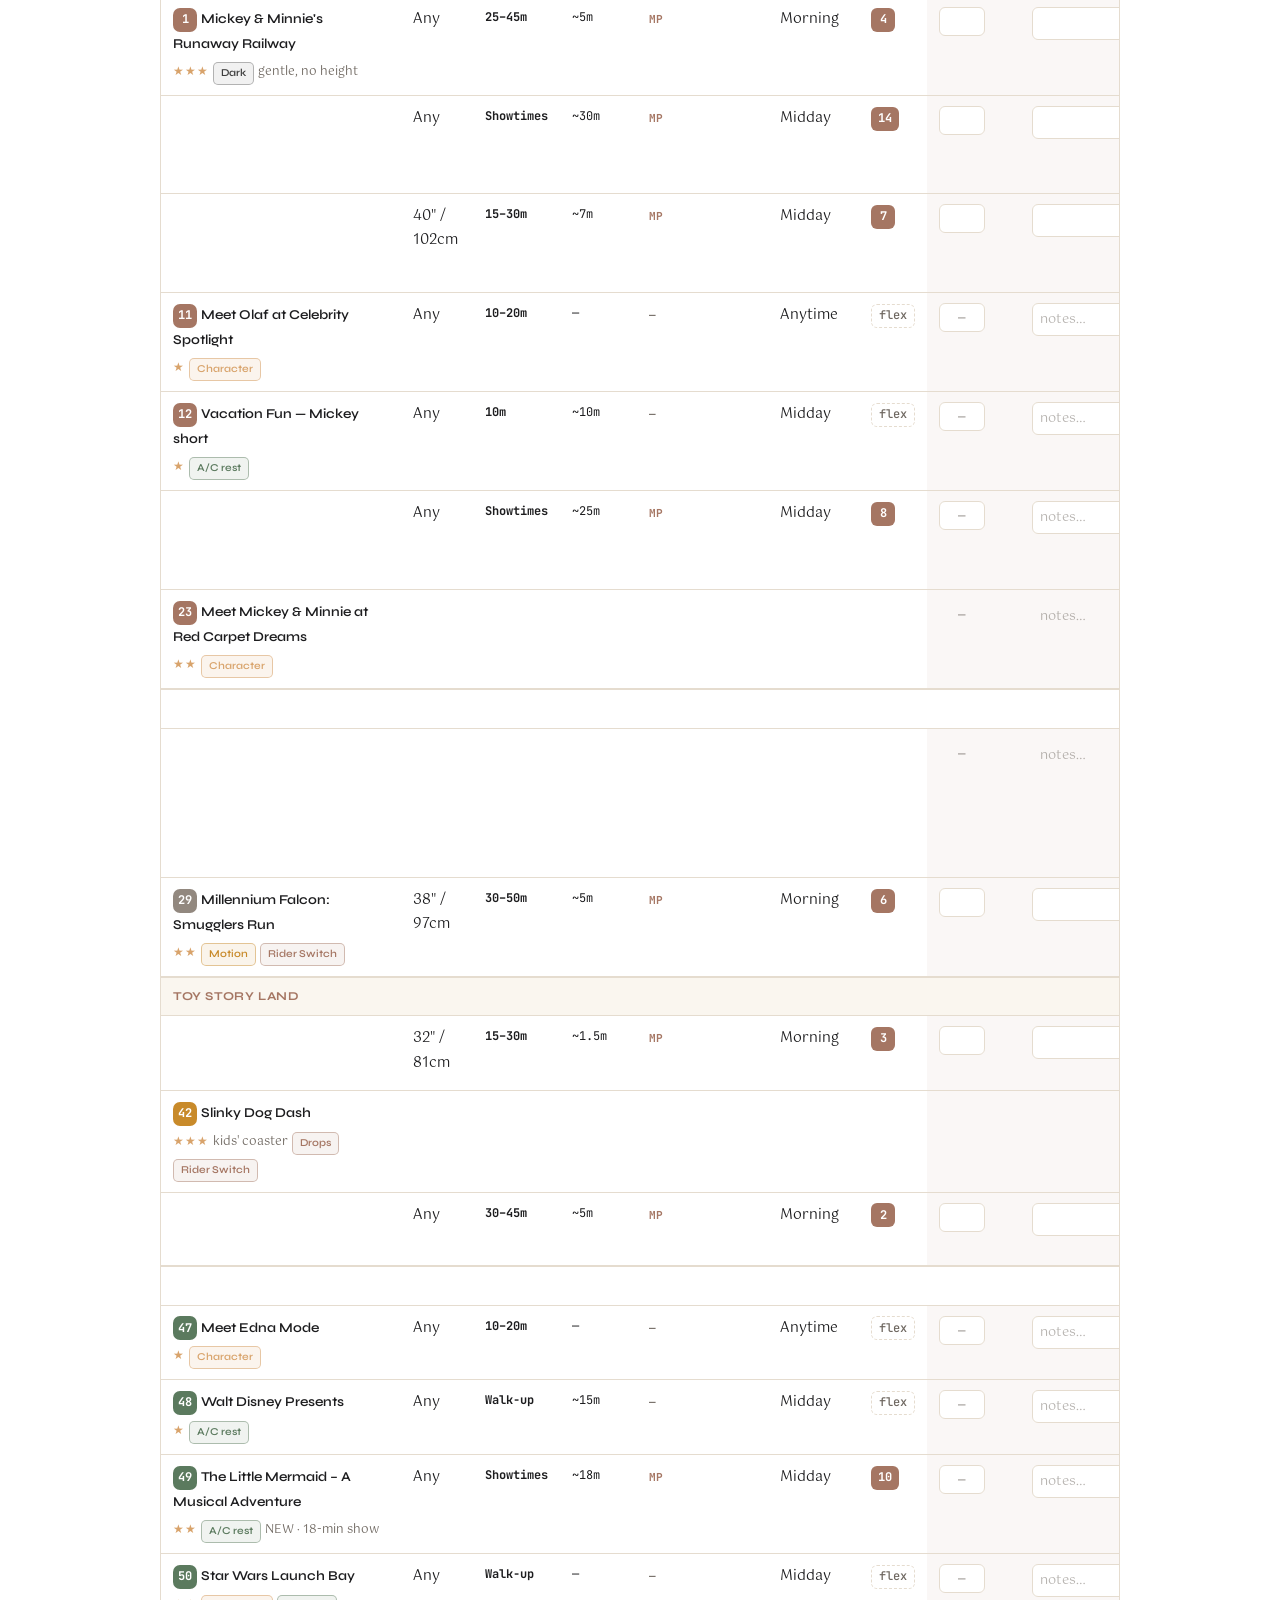
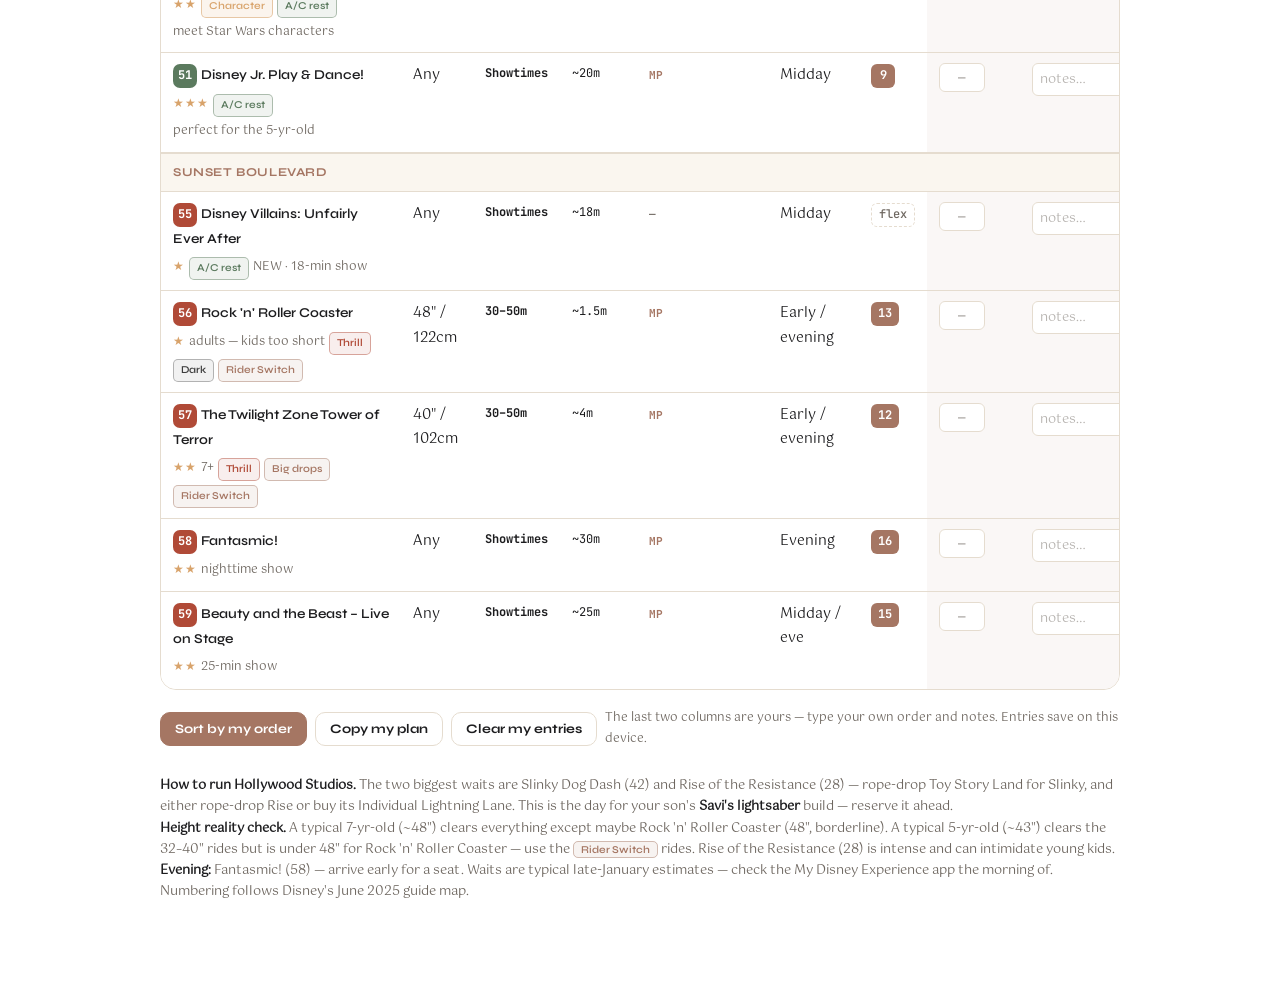
<file: hollywood-studios.html>
<!doctype html>
<html lang="en">
<head>
<meta charset="utf-8">
<meta name="viewport" content="width=device-width, initial-scale=1">
<title>Hollywood Studios — Park Day Planner</title>
<link rel="stylesheet" href="styles.css">
<style>
  :root{ --l-front:#A57663; --l-sw:#92887F; --l-toy:#c88a2a; --l-anim:#5b7a5e; --l-sunset:#b04a37; }
</style>
</head>
<body data-park="hs" data-parkname="Hollywood Studios">
<div class="wrap">
  <nav class="topnav"><a class="home" href="index.html">← Orlando 2027 · all pages</a></nav>

  <header>
    <p class="eyebrow">Orlando Trip · Day Planner · Hollywood Studios</p>
    <h1>Hollywood Studios</h1>
    <p class="sub">The most ride-and-show packed park — Toy Story Land and Star Wars for the kids, big thrills for the adults, and plenty of A/C shows for the grandparents. Every attraction keyed to Disney's official map numbers. Waits are typical for a late-January low-crowd week.</p>
    <div class="meta-row">
      <span class="chip">🗺️ Numbers = <b>official Disney map</b></span>
      <span class="chip">🚀 <b>Rope-drop Toy Story Land</b></span>
      <span class="chip">📏 Height is the gate rule — <b>measure the kids</b></span>
    </div>
  </header>

  <hr class="rule" />

  <h2>The map</h2>
  <p class="h2note">Disney's official Hollywood Studios guide map. Tap or pinch to zoom the numbered legend — the numbers match the table below.</p>
  <div class="mapcard">
    <img src="maps/hs.jpg" alt="Official Hollywood Studios guide map with numbered attractions" />
    <p class="mapcap">Official Disney guide map. Areas: Hollywood &amp; Echo Lake, Star Wars: Galaxy's Edge, Toy Story Land, Animation Courtyard, and Sunset Boulevard.</p>
    <div class="legend">
      <span class="lg"><span class="sw" style="background:var(--l-front)"></span>Hollywood &amp; Echo Lake</span>
      <span class="lg"><span class="sw" style="background:var(--l-sw)"></span>Galaxy's Edge</span>
      <span class="lg"><span class="sw" style="background:var(--l-toy)"></span>Toy Story Land</span>
      <span class="lg"><span class="sw" style="background:var(--l-anim)"></span>Animation Courtyard</span>
      <span class="lg"><span class="sw" style="background:var(--l-sunset)"></span>Sunset Boulevard</span>
    </div>
  </div>

  <div class="route">
    <h3>Suggested route for your crew</h3>
    <p><span class="step">Rope-drop Toy Story Land →</span> 42 · 43 · 41 <span class="step">→ then →</span> 1 · 28 · 29 <span class="step">→ midday A/C shows + character meets →</span> 13 · 51 · 49 · 23 <span class="step">→ Sunset thrills →</span> 57 · 56 <span class="step">→ evening</span> Fantasmic (58).</p>
  </div>

  <div class="callout">
    <div class="exp"><h4>⚔️ Savi's Workshop — build a lightsaber <span class="cost">$$$$ · ~$275</span></h4><p>Galaxy's Edge (map #38). Your son's big one — a hand-built lightsaber keepsake. Reserve ahead; premium price.</p></div>
    <div class="exp"><h4>🤖 Droid Depot — build a droid <span class="cost">$$$ · ~$130</span></h4><p>Map #39 — cheaper, very hands-on, great for both kids if the lightsaber's a stretch.</p></div>
  </div>

  <hr class="rule" />

  <h2>Every attraction</h2>
  <p class="h2note"><b>#</b> = number on the map · <b>Plan</b> = suggested order (dashed = flexible). Priority stars = how must-do for <em>your</em> group. Fill your own order &amp; notes in the last two columns.</p>
  <div class="pilllegend">
    <span><span class="stars">★★★</span> must-do · <span class="stars">★★</span> worth it · <span class="stars">★</span> if time</span>
    <span class="pill p-thrill">Thrill</span><span class="pill p-dark">Dark</span><span class="pill p-drop">Drops</span><span class="pill p-spin">Spin</span><span class="pill p-ac">A/C rest</span><span class="pill p-swap">Rider Switch</span><span class="pill p-meet">Character</span>
    <span>· <b class="ll ll-mp">MP</b> Multi Pass · <b class="ll ll-ill">ILL$</b> pay-per-ride</span>
  </div>

  <div class="tablecard"><div class="scroller"><table>
    <thead><tr><th class="stick">Attraction</th><th>Height</th><th>Wait</th><th>Length</th><th>Lightning&nbsp;Lane</th><th>Best time</th><th>Plan</th></tr></thead>
    <tbody>
      <tr class="landrow"><td colspan="7">Hollywood Blvd &amp; Echo Lake</td></tr>
      <tr><td class="stick"><span class="num" style="background:var(--l-front)">1</span> <span class="aname">Mickey &amp; Minnie's Runaway Railway</span><div class="pills"><span class="stars">★★★</span><span class="pill p-dark">Dark</span><span class="subtle">gentle, no height</span></div></td><td>Any</td><td class="wait">25–45m</td><td class="len">~5m</td><td><span class="ll ll-mp">MP</span></td><td>Morning</td><td><span class="plan">4</span></td></tr>
      <tr><td class="stick"><span class="num" style="background:var(--l-front)">9</span> <span class="aname">Indiana Jones Epic Stunt Spectacular</span><div class="pills"><span class="stars">★★</span><span class="subtle">30-min stunt show</span></div></td><td>Any</td><td class="wait">Showtimes</td><td class="len">~30m</td><td><span class="ll ll-mp">MP</span></td><td>Midday</td><td><span class="plan">14</span></td></tr>
      <tr><td class="stick"><span class="num" style="background:var(--l-front)">10</span> <span class="aname">Star Tours – The Adventures Continue</span><div class="pills"><span class="stars">★★</span><span class="pill p-spin">Motion</span><span class="pill p-swap">Rider Switch</span></div></td><td>40&quot; / 102cm</td><td class="wait">15–30m</td><td class="len">~7m</td><td><span class="ll ll-mp">MP</span></td><td>Midday</td><td><span class="plan">7</span></td></tr>
      <tr><td class="stick"><span class="num" style="background:var(--l-front)">11</span> <span class="aname">Meet Olaf at Celebrity Spotlight</span><div class="pills"><span class="stars">★</span><span class="pill p-meet">Character</span></div></td><td>Any</td><td class="wait">10–20m</td><td class="len">—</td><td><span class="ll ll-no">—</span></td><td>Anytime</td><td><span class="plan flex">flex</span></td></tr>
      <tr><td class="stick"><span class="num" style="background:var(--l-front)">12</span> <span class="aname">Vacation Fun — Mickey short</span><div class="pills"><span class="stars">★</span><span class="pill p-ac">A/C rest</span></div></td><td>Any</td><td class="wait">10m</td><td class="len">~10m</td><td><span class="ll ll-no">—</span></td><td>Midday</td><td><span class="plan flex">flex</span></td></tr>
      <tr><td class="stick"><span class="num" style="background:var(--l-front)">13</span> <span class="aname">Frozen Sing-Along Celebration</span><div class="pills"><span class="stars">★★★</span><span class="pill p-ac">A/C rest</span><span class="subtle">kids sing along</span></div></td><td>Any</td><td class="wait">Showtimes</td><td class="len">~25m</td><td><span class="ll ll-mp">MP</span></td><td>Midday</td><td><span class="plan">8</span></td></tr>
      <tr><td class="stick"><span class="num" style="background:var(--l-front)">23</span> <span class="aname">Meet Mickey &amp; Minnie at Red Carpet Dreams</span><div class="pills"><span class="stars">★★</span><span class="pill p-meet">Character</span></div></td><td>Any</td><td class="wait">15–25m</td><td class="len">—</td><td><span class="ll ll-no">—</span></td><td>Anytime</td><td><span class="plan">11</span></td></tr>

      <tr class="landrow"><td colspan="7">Star Wars: Galaxy's Edge</td></tr>
      <tr><td class="stick"><span class="num" style="background:var(--l-sw)">28</span> <span class="aname">Star Wars: Rise of the Resistance</span><div class="pills"><span class="stars">★★★</span><span class="subtle">7+ · may intimidate the 5-yr-old</span><span class="pill p-dark">Dark</span><span class="pill p-thrill">Thrill</span><span class="pill p-swap">Rider Switch</span></div></td><td>40&quot; / 102cm</td><td class="wait">50–90m</td><td class="len">~18m</td><td><span class="ll ll-ill">ILL$</span></td><td>Rope-drop / ILL</td><td><span class="plan">5</span></td></tr>
      <tr><td class="stick"><span class="num" style="background:var(--l-sw)">29</span> <span class="aname">Millennium Falcon: Smugglers Run</span><div class="pills"><span class="stars">★★</span><span class="pill p-spin">Motion</span><span class="pill p-swap">Rider Switch</span></div></td><td>38&quot; / 97cm</td><td class="wait">30–50m</td><td class="len">~5m</td><td><span class="ll ll-mp">MP</span></td><td>Morning</td><td><span class="plan">6</span></td></tr>

      <tr class="landrow"><td colspan="7">Toy Story Land</td></tr>
      <tr><td class="stick"><span class="num" style="background:var(--l-toy)">41</span> <span class="aname">Alien Swirling Saucers</span><div class="pills"><span class="stars">★★★</span><span class="pill p-spin">Spin</span><span class="pill p-swap">Rider Switch</span></div></td><td>32&quot; / 81cm</td><td class="wait">15–30m</td><td class="len">~1.5m</td><td><span class="ll ll-mp">MP</span></td><td>Morning</td><td><span class="plan">3</span></td></tr>
      <tr><td class="stick"><span class="num" style="background:var(--l-toy)">42</span> <span class="aname">Slinky Dog Dash</span><div class="pills"><span class="stars">★★★</span><span class="subtle">kids' coaster</span><span class="pill p-drop">Drops</span><span class="pill p-swap">Rider Switch</span></div></td><td>38&quot; / 97cm</td><td class="wait">45–75m</td><td class="len">~2m</td><td><span class="ll ll-mp">MP</span></td><td>Rope-drop FIRST</td><td><span class="plan">1</span></td></tr>
      <tr><td class="stick"><span class="num" style="background:var(--l-toy)">43</span> <span class="aname">Toy Story Mania!</span><div class="pills"><span class="stars">★★★</span><span class="subtle">4D shooting game</span></div></td><td>Any</td><td class="wait">30–45m</td><td class="len">~5m</td><td><span class="ll ll-mp">MP</span></td><td>Morning</td><td><span class="plan">2</span></td></tr>

      <tr class="landrow"><td colspan="7">Animation Courtyard &amp; Pixar Plaza</td></tr>
      <tr><td class="stick"><span class="num" style="background:var(--l-anim)">47</span> <span class="aname">Meet Edna Mode</span><div class="pills"><span class="stars">★</span><span class="pill p-meet">Character</span></div></td><td>Any</td><td class="wait">10–20m</td><td class="len">—</td><td><span class="ll ll-no">—</span></td><td>Anytime</td><td><span class="plan flex">flex</span></td></tr>
      <tr><td class="stick"><span class="num" style="background:var(--l-anim)">48</span> <span class="aname">Walt Disney Presents</span><div class="pills"><span class="stars">★</span><span class="pill p-ac">A/C rest</span></div></td><td>Any</td><td class="wait">Walk-up</td><td class="len">~15m</td><td><span class="ll ll-no">—</span></td><td>Midday</td><td><span class="plan flex">flex</span></td></tr>
      <tr><td class="stick"><span class="num" style="background:var(--l-anim)">49</span> <span class="aname">The Little Mermaid – A Musical Adventure</span><div class="pills"><span class="stars">★★</span><span class="pill p-ac">A/C rest</span><span class="subtle">NEW · 18-min show</span></div></td><td>Any</td><td class="wait">Showtimes</td><td class="len">~18m</td><td><span class="ll ll-mp">MP</span></td><td>Midday</td><td><span class="plan">10</span></td></tr>
      <tr><td class="stick"><span class="num" style="background:var(--l-anim)">50</span> <span class="aname">Star Wars Launch Bay</span><div class="pills"><span class="stars">★★</span><span class="pill p-meet">Character</span><span class="pill p-ac">A/C rest</span><span class="subtle">meet Star Wars characters</span></div></td><td>Any</td><td class="wait">Walk-up</td><td class="len">—</td><td><span class="ll ll-no">—</span></td><td>Midday</td><td><span class="plan flex">flex</span></td></tr>
      <tr><td class="stick"><span class="num" style="background:var(--l-anim)">51</span> <span class="aname">Disney Jr. Play &amp; Dance!</span><div class="pills"><span class="stars">★★★</span><span class="pill p-ac">A/C rest</span><span class="subtle">perfect for the 5-yr-old</span></div></td><td>Any</td><td class="wait">Showtimes</td><td class="len">~20m</td><td><span class="ll ll-mp">MP</span></td><td>Midday</td><td><span class="plan">9</span></td></tr>

      <tr class="landrow"><td colspan="7">Sunset Boulevard</td></tr>
      <tr><td class="stick"><span class="num" style="background:var(--l-sunset)">55</span> <span class="aname">Disney Villains: Unfairly Ever After</span><div class="pills"><span class="stars">★</span><span class="pill p-ac">A/C rest</span><span class="subtle">NEW · 18-min show</span></div></td><td>Any</td><td class="wait">Showtimes</td><td class="len">~18m</td><td><span class="ll ll-no">—</span></td><td>Midday</td><td><span class="plan flex">flex</span></td></tr>
      <tr><td class="stick"><span class="num" style="background:var(--l-sunset)">56</span> <span class="aname">Rock 'n' Roller Coaster</span><div class="pills"><span class="stars">★</span><span class="subtle">adults — kids too short</span><span class="pill p-thrill">Thrill</span><span class="pill p-dark">Dark</span><span class="pill p-swap">Rider Switch</span></div></td><td>48&quot; / 122cm</td><td class="wait">30–50m</td><td class="len">~1.5m</td><td><span class="ll ll-mp">MP</span></td><td>Early / evening</td><td><span class="plan">13</span></td></tr>
      <tr><td class="stick"><span class="num" style="background:var(--l-sunset)">57</span> <span class="aname">The Twilight Zone Tower of Terror</span><div class="pills"><span class="stars">★★</span><span class="subtle">7+</span><span class="pill p-thrill">Thrill</span><span class="pill p-drop">Big drops</span><span class="pill p-swap">Rider Switch</span></div></td><td>40&quot; / 102cm</td><td class="wait">30–50m</td><td class="len">~4m</td><td><span class="ll ll-mp">MP</span></td><td>Early / evening</td><td><span class="plan">12</span></td></tr>
      <tr><td class="stick"><span class="num" style="background:var(--l-sunset)">58</span> <span class="aname">Fantasmic!</span><div class="pills"><span class="stars">★★</span><span class="subtle">nighttime show</span></div></td><td>Any</td><td class="wait">Showtimes</td><td class="len">~30m</td><td><span class="ll ll-mp">MP</span></td><td>Evening</td><td><span class="plan">16</span></td></tr>
      <tr><td class="stick"><span class="num" style="background:var(--l-sunset)">59</span> <span class="aname">Beauty and the Beast – Live on Stage</span><div class="pills"><span class="stars">★★</span><span class="subtle">25-min show</span></div></td><td>Any</td><td class="wait">Showtimes</td><td class="len">~25m</td><td><span class="ll ll-mp">MP</span></td><td>Midday / eve</td><td><span class="plan">15</span></td></tr>
    </tbody>
  </table></div></div>

  <div class="toolbar">
    <button class="btn primary" id="sortBtn" type="button">Sort by my order</button>
    <button class="btn" id="copyBtn" type="button">Copy my plan</button>
    <button class="btn" id="clearBtn" type="button">Clear my entries</button>
    <span class="flash" id="flash" hidden></span>
    <span class="toolhint">The last two columns are yours — type your own order and notes. Entries save on this device.</span>
  </div>

  <p class="foot">
    <b>How to run Hollywood Studios.</b> The two biggest waits are Slinky Dog Dash (42) and Rise of the Resistance (28) — rope-drop Toy Story Land for Slinky, and either rope-drop Rise or buy its Individual Lightning Lane. This is the day for your son's <b>Savi's lightsaber</b> build — reserve it ahead.<br>
    <b>Height reality check.</b> A typical 7-yr-old (~48&quot;) clears everything except maybe Rock 'n' Roller Coaster (48&quot;, borderline). A typical 5-yr-old (~43&quot;) clears the 32–40&quot; rides but is under 48&quot; for Rock 'n' Roller Coaster — use the <span class="pill p-swap">Rider Switch</span> rides. Rise of the Resistance (28) is intense and can intimidate young kids.<br>
    <b>Evening:</b> Fantasmic! (58) — arrive early for a seat. Waits are typical late-January estimates — check the My Disney Experience app the morning of. Numbering follows Disney's June 2025 guide map.
  </p>
</div>
<script src="planner.js"></script>
</body>
</html>
</file>
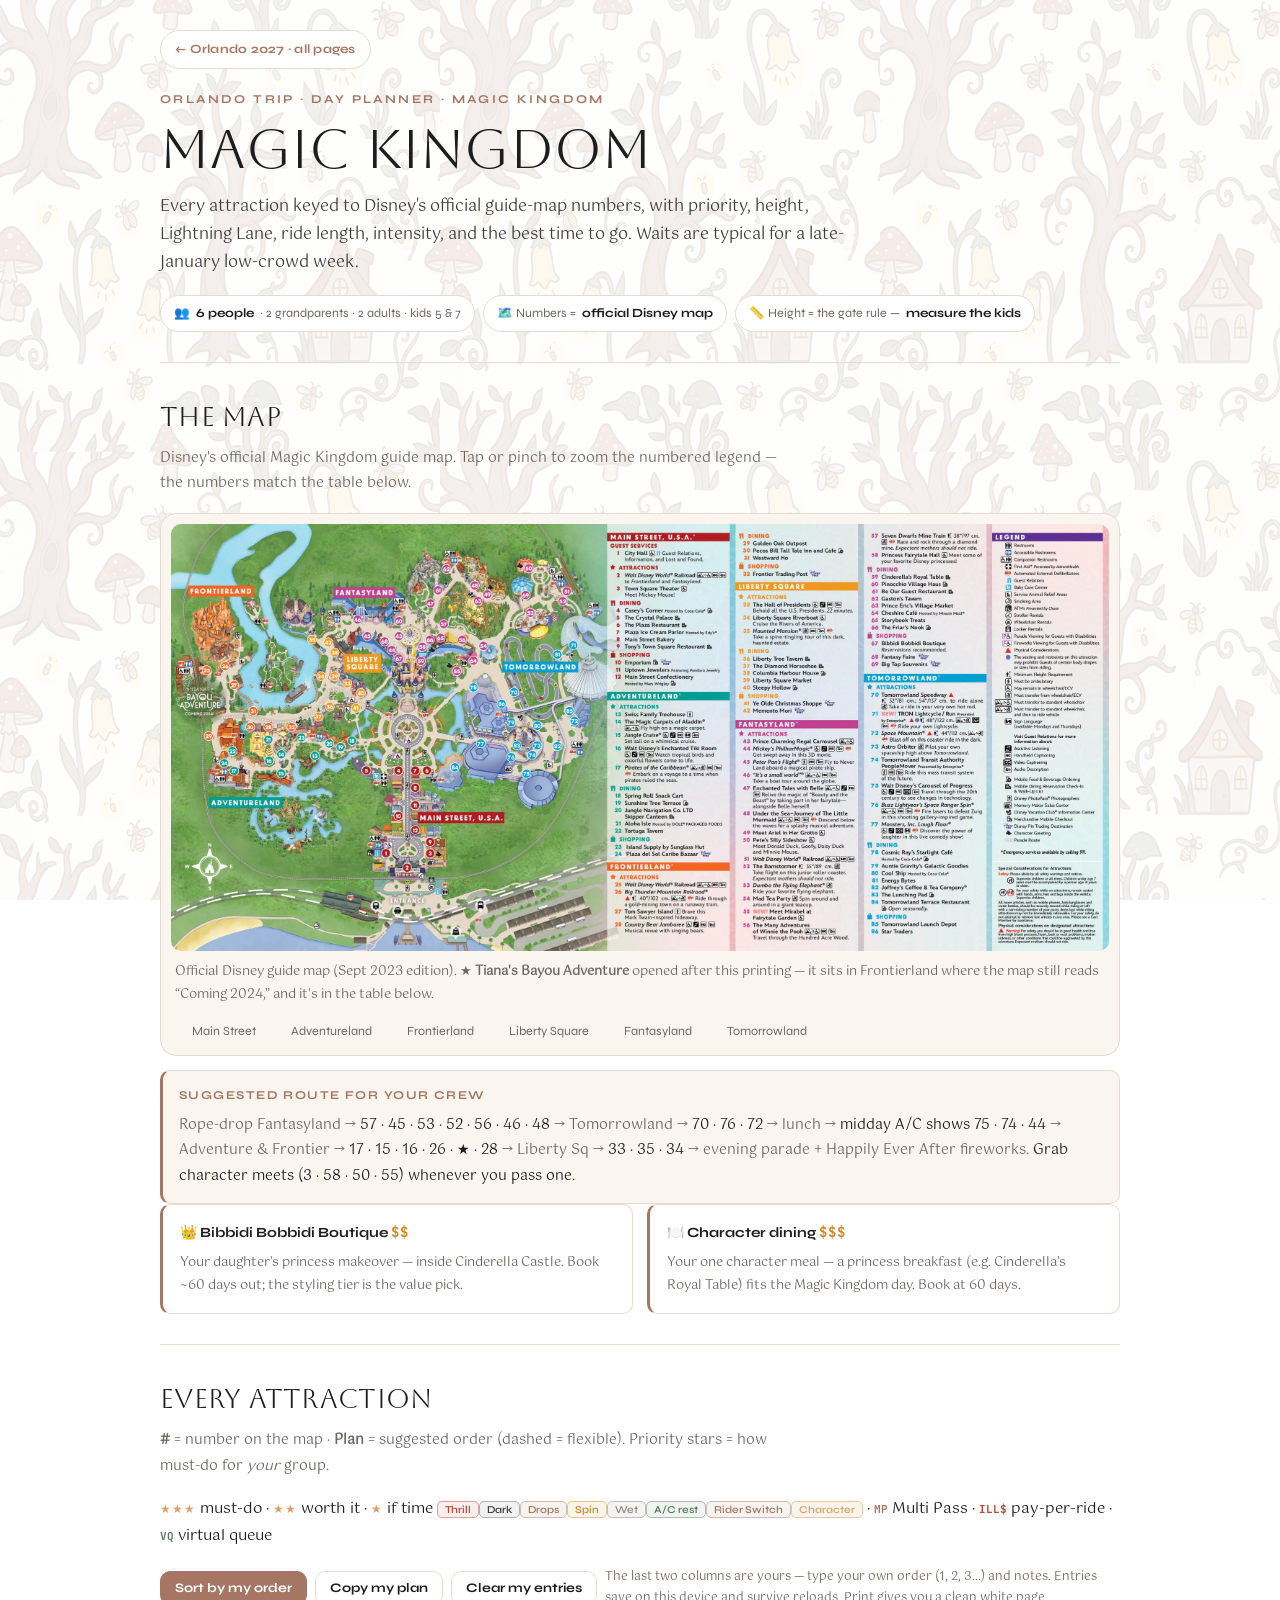
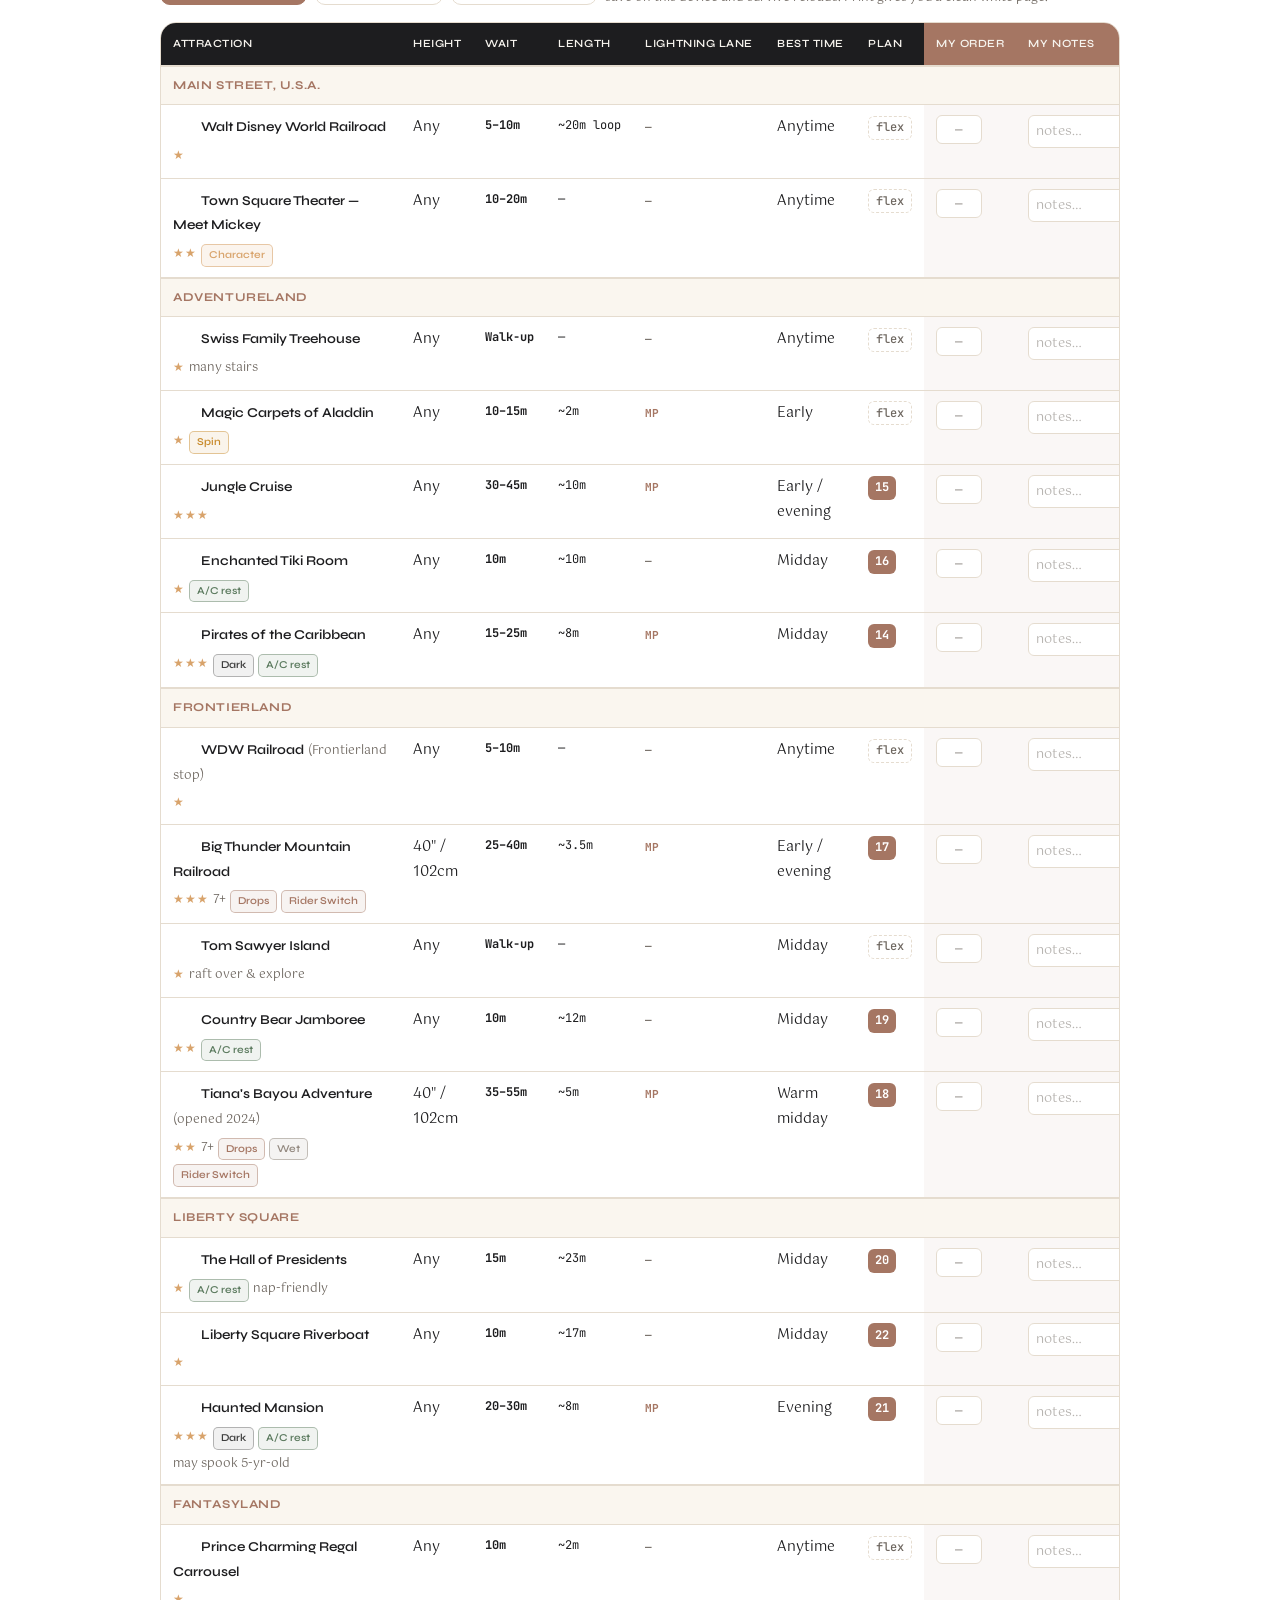
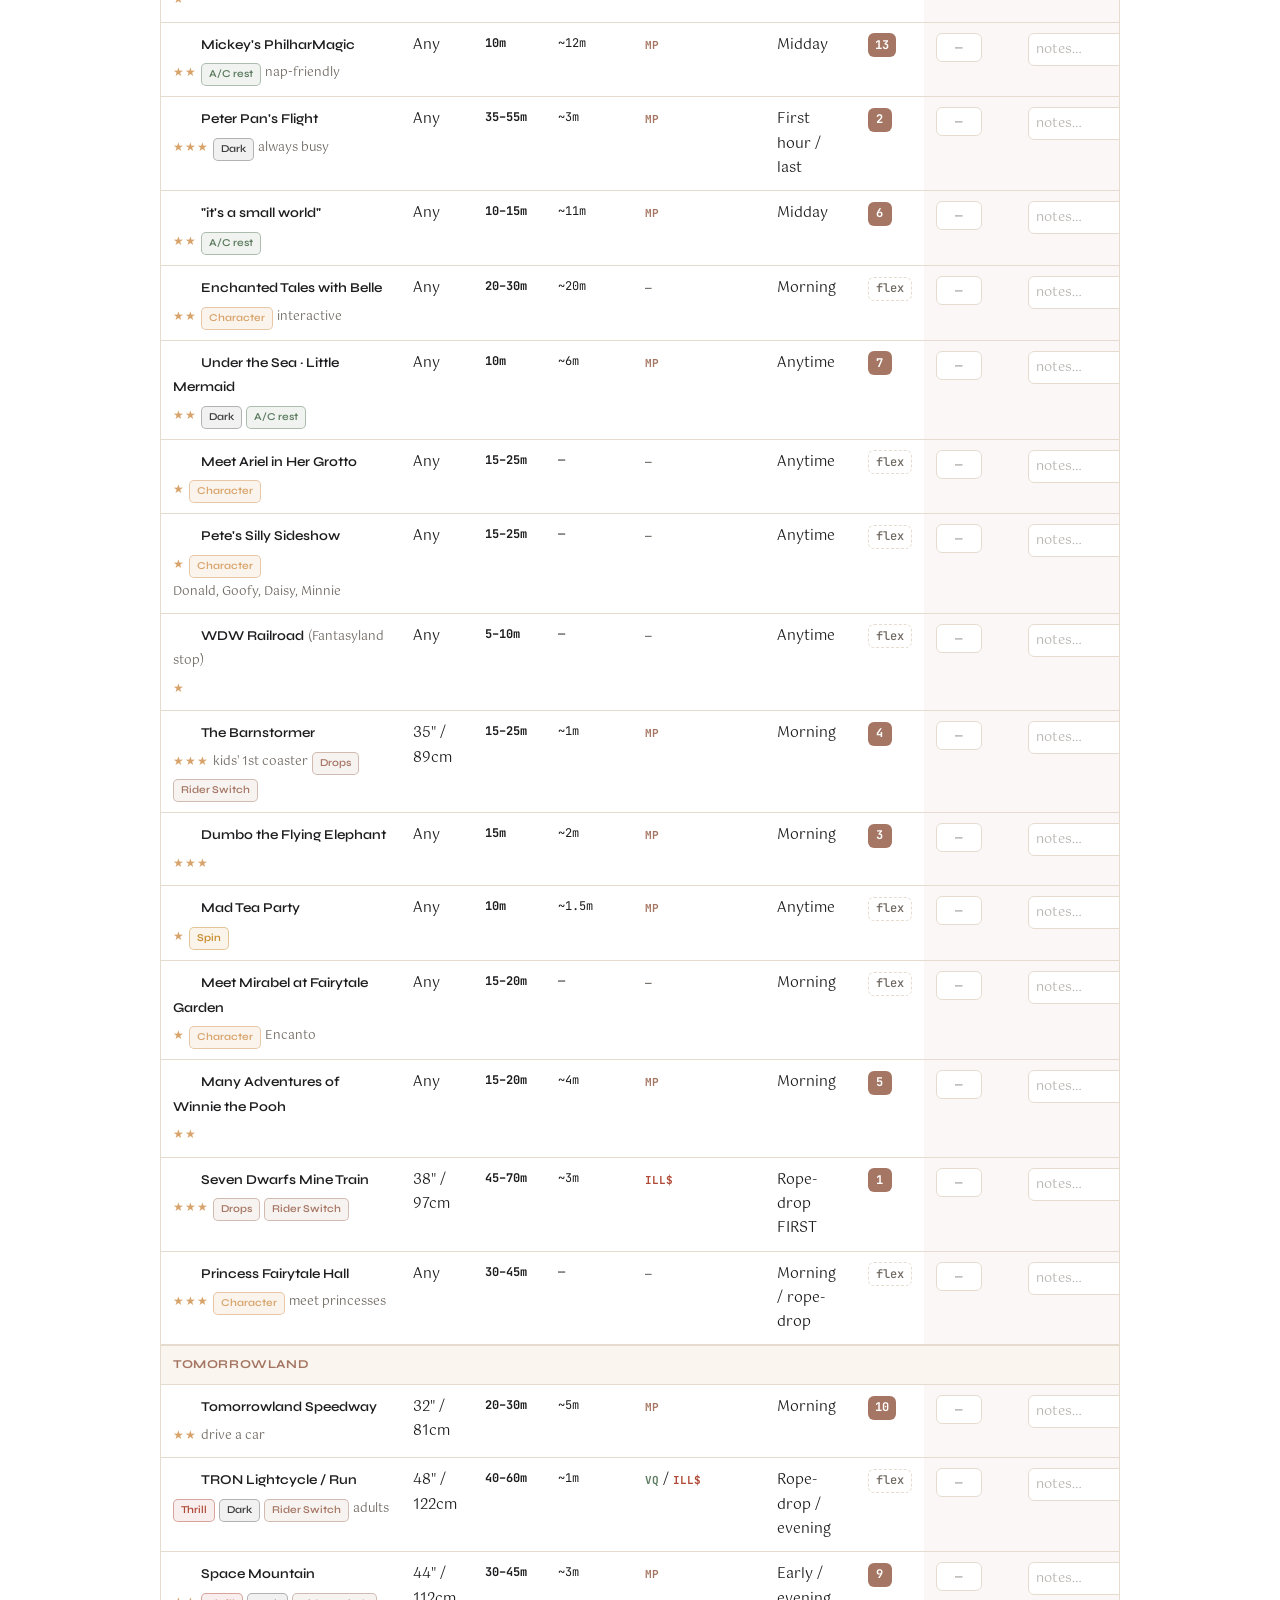
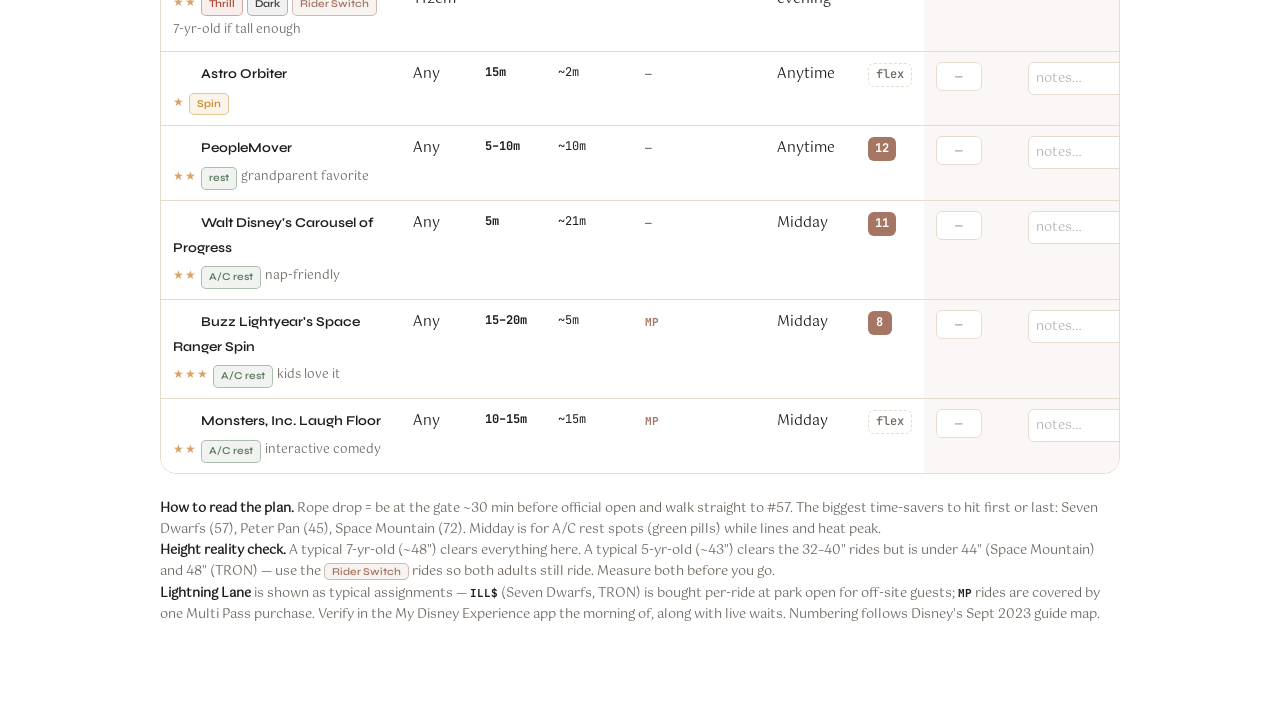
<file: magic-kingdom.html>
<!doctype html>
<html lang="en">
<head>
<meta charset="utf-8">
<meta name="viewport" content="width=device-width, initial-scale=1">
<title>Magic Kingdom — Park Day Planner</title>
<link rel="stylesheet" href="styles.css">
</head>
<body data-park="mk" data-parkname="Magic Kingdom">
<div class="wrap">
  <nav class="topnav"><a class="home" href="index.html">← Orlando 2027 · all pages</a></nav>

  <header>
    <p class="eyebrow">Orlando Trip · Day Planner · Magic Kingdom</p>
    <h1>Magic Kingdom</h1>
    <p class="sub">Every attraction keyed to Disney's official guide-map numbers, with priority, height, Lightning Lane, ride length, intensity, and the best time to go. Waits are typical for a late-January low-crowd week.</p>
    <div class="meta-row">
      <span class="chip">👥 <b>6 people</b> · 2 grandparents · 2 adults · kids 5 &amp; 7</span>
      <span class="chip">🗺️ Numbers = <b>official Disney map</b></span>
      <span class="chip">📏 Height = the gate rule — <b>measure the kids</b></span>
    </div>
  </header>

  <hr class="rule" />

  <h2>The map</h2>
  <p class="h2note">Disney's official Magic Kingdom guide map. Tap or pinch to zoom the numbered legend — the numbers match the table below.</p>

  <div class="mapcard">
    <img src="maps/mk.jpg" alt="Official Magic Kingdom guide map with numbered attractions" />
    <p class="mapcap">Official Disney guide map (Sept 2023 edition). ★ <b>Tiana's Bayou Adventure</b> opened after this printing — it sits in Frontierland where the map still reads &ldquo;Coming 2024,&rdquo; and it's in the table below.</p>
    <div class="legend">
      <span class="lg"><span class="sw" style="background:var(--main)"></span>Main Street</span>
      <span class="lg"><span class="sw" style="background:var(--adv)"></span>Adventureland</span>
      <span class="lg"><span class="sw" style="background:var(--front)"></span>Frontierland</span>
      <span class="lg"><span class="sw" style="background:var(--lib)"></span>Liberty Square</span>
      <span class="lg"><span class="sw" style="background:var(--fant)"></span>Fantasyland</span>
      <span class="lg"><span class="sw" style="background:var(--tom)"></span>Tomorrowland</span>
    </div>
  </div>

  <div class="route">
    <h3>Suggested route for your crew</h3>
    <p><span class="step">Rope-drop Fantasyland →</span> 57 · 45 · 53 · 52 · 56 · 46 · 48 <span class="step">→ Tomorrowland →</span> 70 · 76 · 72 <span class="step">→ lunch →</span> midday A/C shows 75 · 74 · 44 <span class="step">→ Adventure &amp; Frontier →</span> 17 · 15 · 16 · 26 · ★ · 28 <span class="step">→ Liberty Sq →</span> 33 · 35 · 34 <span class="step">→ evening parade + Happily Ever After fireworks.</span> Grab character meets (3 · 58 · 50 · 55) whenever you pass one.</p>
  </div>

  <div class="callout">
    <div class="exp"><h4>👑 Bibbidi Bobbidi Boutique <span class="cost">$$</span></h4><p>Your daughter's princess makeover — inside Cinderella Castle. Book ~60 days out; the styling tier is the value pick.</p></div>
    <div class="exp"><h4>🍽️ Character dining <span class="cost">$$$</span></h4><p>Your one character meal — a princess breakfast (e.g. Cinderella's Royal Table) fits the Magic Kingdom day. Book at 60 days.</p></div>
  </div>

  <hr class="rule" />

  <h2>Every attraction</h2>
  <p class="h2note"><b>#</b> = number on the map · <b>Plan</b> = suggested order (dashed = flexible). Priority stars = how must-do for <em>your</em> group.</p>
  <div class="pilllegend">
    <span><span class="stars">★★★</span> must-do · <span class="stars">★★</span> worth it · <span class="stars">★</span> if time</span>
    <span class="pill p-thrill">Thrill</span><span class="pill p-dark">Dark</span><span class="pill p-drop">Drops</span><span class="pill p-spin">Spin</span><span class="pill p-wet">Wet</span><span class="pill p-ac">A/C rest</span><span class="pill p-swap">Rider Switch</span><span class="pill p-meet">Character</span>
    <span>· <b class="ll ll-mp">MP</b> Multi Pass · <b class="ll ll-ill">ILL$</b> pay-per-ride · <b class="ll ll-vq">VQ</b> virtual queue</span>
  </div>

  <div class="toolbar">
    <button class="btn primary" id="sortBtn" type="button">Sort by my order</button>
    <button class="btn" id="copyBtn" type="button">Copy my plan</button>
    <button class="btn" id="clearBtn" type="button">Clear my entries</button>
    <span class="flash" id="flash" hidden></span>
    <span class="toolhint">The last two columns are yours — type your own order (1, 2, 3…) and notes. Entries save on this device and survive reloads. Print gives you a clean white page.</span>
  </div>

  <div class="tablecard">
    <div class="scroller">
      <table>
        <thead>
          <tr>
            <th class="stick">Attraction</th>
            <th>Height</th>
            <th>Wait</th>
            <th>Length</th>
            <th>Lightning&nbsp;Lane</th>
            <th>Best time</th>
            <th>Plan</th>
          </tr>
        </thead>
        <tbody>
          <tr class="landrow"><td colspan="7">Main Street, U.S.A.</td></tr>
          <tr><td class="stick"><span class="num" style="background:var(--main)">2</span> <span class="aname">Walt Disney World Railroad</span><div class="pills"><span class="stars">★</span></div></td><td>Any</td><td class="wait">5–10m</td><td class="len">~20m loop</td><td><span class="ll ll-no">—</span></td><td>Anytime</td><td><span class="plan flex">flex</span></td></tr>
          <tr><td class="stick"><span class="num" style="background:var(--main)">3</span> <span class="aname">Town Square Theater — Meet Mickey</span><div class="pills"><span class="stars">★★</span><span class="pill p-meet">Character</span></div></td><td>Any</td><td class="wait">10–20m</td><td class="len">—</td><td><span class="ll ll-no">—</span></td><td>Anytime</td><td><span class="plan flex">flex</span></td></tr>

          <tr class="landrow"><td colspan="7">Adventureland</td></tr>
          <tr><td class="stick"><span class="num" style="background:var(--adv)">13</span> <span class="aname">Swiss Family Treehouse</span><div class="pills"><span class="stars">★</span><span class="subtle">many stairs</span></div></td><td>Any</td><td class="wait">Walk-up</td><td class="len">—</td><td><span class="ll ll-no">—</span></td><td>Anytime</td><td><span class="plan flex">flex</span></td></tr>
          <tr><td class="stick"><span class="num" style="background:var(--adv)">14</span> <span class="aname">Magic Carpets of Aladdin</span><div class="pills"><span class="stars">★</span><span class="pill p-spin">Spin</span></div></td><td>Any</td><td class="wait">10–15m</td><td class="len">~2m</td><td><span class="ll ll-mp">MP</span></td><td>Early</td><td><span class="plan flex">flex</span></td></tr>
          <tr><td class="stick"><span class="num" style="background:var(--adv)">15</span> <span class="aname">Jungle Cruise</span><div class="pills"><span class="stars">★★★</span></div></td><td>Any</td><td class="wait">30–45m</td><td class="len">~10m</td><td><span class="ll ll-mp">MP</span></td><td>Early / evening</td><td><span class="plan">15</span></td></tr>
          <tr><td class="stick"><span class="num" style="background:var(--adv)">16</span> <span class="aname">Enchanted Tiki Room</span><div class="pills"><span class="stars">★</span><span class="pill p-ac">A/C rest</span></div></td><td>Any</td><td class="wait">10m</td><td class="len">~10m</td><td><span class="ll ll-no">—</span></td><td>Midday</td><td><span class="plan">16</span></td></tr>
          <tr><td class="stick"><span class="num" style="background:var(--adv)">17</span> <span class="aname">Pirates of the Caribbean</span><div class="pills"><span class="stars">★★★</span><span class="pill p-dark">Dark</span><span class="pill p-ac">A/C rest</span></div></td><td>Any</td><td class="wait">15–25m</td><td class="len">~8m</td><td><span class="ll ll-mp">MP</span></td><td>Midday</td><td><span class="plan">14</span></td></tr>

          <tr class="landrow"><td colspan="7">Frontierland</td></tr>
          <tr><td class="stick"><span class="num" style="background:var(--front)">25</span> <span class="aname">WDW Railroad</span> <span class="subtle">(Frontierland stop)</span><div class="pills"><span class="stars">★</span></div></td><td>Any</td><td class="wait">5–10m</td><td class="len">—</td><td><span class="ll ll-no">—</span></td><td>Anytime</td><td><span class="plan flex">flex</span></td></tr>
          <tr><td class="stick"><span class="num" style="background:var(--front)">26</span> <span class="aname">Big Thunder Mountain Railroad</span><div class="pills"><span class="stars">★★★</span><span class="subtle">7+</span><span class="pill p-drop">Drops</span><span class="pill p-swap">Rider Switch</span></div></td><td>40&quot; / 102cm</td><td class="wait">25–40m</td><td class="len">~3.5m</td><td><span class="ll ll-mp">MP</span></td><td>Early / evening</td><td><span class="plan">17</span></td></tr>
          <tr><td class="stick"><span class="num" style="background:var(--front)">27</span> <span class="aname">Tom Sawyer Island</span><div class="pills"><span class="stars">★</span><span class="subtle">raft over &amp; explore</span></div></td><td>Any</td><td class="wait">Walk-up</td><td class="len">—</td><td><span class="ll ll-no">—</span></td><td>Midday</td><td><span class="plan flex">flex</span></td></tr>
          <tr><td class="stick"><span class="num" style="background:var(--front)">28</span> <span class="aname">Country Bear Jamboree</span><div class="pills"><span class="stars">★★</span><span class="pill p-ac">A/C rest</span></div></td><td>Any</td><td class="wait">10m</td><td class="len">~12m</td><td><span class="ll ll-no">—</span></td><td>Midday</td><td><span class="plan">19</span></td></tr>
          <tr><td class="stick"><span class="num" style="background:var(--accent)">★</span> <span class="aname">Tiana&#39;s Bayou Adventure</span> <span class="subtle">(opened 2024)</span><div class="pills"><span class="stars">★★</span><span class="subtle">7+</span><span class="pill p-drop">Drops</span><span class="pill p-wet">Wet</span><span class="pill p-swap">Rider Switch</span></div></td><td>40&quot; / 102cm</td><td class="wait">35–55m</td><td class="len">~5m</td><td><span class="ll ll-mp">MP</span></td><td>Warm midday</td><td><span class="plan">18</span></td></tr>

          <tr class="landrow"><td colspan="7">Liberty Square</td></tr>
          <tr><td class="stick"><span class="num" style="background:var(--lib)">33</span> <span class="aname">The Hall of Presidents</span><div class="pills"><span class="stars">★</span><span class="pill p-ac">A/C rest</span><span class="subtle">nap-friendly</span></div></td><td>Any</td><td class="wait">15m</td><td class="len">~23m</td><td><span class="ll ll-no">—</span></td><td>Midday</td><td><span class="plan">20</span></td></tr>
          <tr><td class="stick"><span class="num" style="background:var(--lib)">34</span> <span class="aname">Liberty Square Riverboat</span><div class="pills"><span class="stars">★</span></div></td><td>Any</td><td class="wait">10m</td><td class="len">~17m</td><td><span class="ll ll-no">—</span></td><td>Midday</td><td><span class="plan">22</span></td></tr>
          <tr><td class="stick"><span class="num" style="background:var(--lib)">35</span> <span class="aname">Haunted Mansion</span><div class="pills"><span class="stars">★★★</span><span class="pill p-dark">Dark</span><span class="pill p-ac">A/C rest</span><span class="subtle">may spook 5-yr-old</span></div></td><td>Any</td><td class="wait">20–30m</td><td class="len">~8m</td><td><span class="ll ll-mp">MP</span></td><td>Evening</td><td><span class="plan">21</span></td></tr>

          <tr class="landrow"><td colspan="7">Fantasyland</td></tr>
          <tr><td class="stick"><span class="num" style="background:var(--fant)">43</span> <span class="aname">Prince Charming Regal Carrousel</span><div class="pills"><span class="stars">★</span></div></td><td>Any</td><td class="wait">10m</td><td class="len">~2m</td><td><span class="ll ll-no">—</span></td><td>Anytime</td><td><span class="plan flex">flex</span></td></tr>
          <tr><td class="stick"><span class="num" style="background:var(--fant)">44</span> <span class="aname">Mickey&#39;s PhilharMagic</span><div class="pills"><span class="stars">★★</span><span class="pill p-ac">A/C rest</span><span class="subtle">nap-friendly</span></div></td><td>Any</td><td class="wait">10m</td><td class="len">~12m</td><td><span class="ll ll-mp">MP</span></td><td>Midday</td><td><span class="plan">13</span></td></tr>
          <tr><td class="stick"><span class="num" style="background:var(--fant)">45</span> <span class="aname">Peter Pan&#39;s Flight</span><div class="pills"><span class="stars">★★★</span><span class="pill p-dark">Dark</span><span class="subtle">always busy</span></div></td><td>Any</td><td class="wait">35–55m</td><td class="len">~3m</td><td><span class="ll ll-mp">MP</span></td><td>First hour / last</td><td><span class="plan">2</span></td></tr>
          <tr><td class="stick"><span class="num" style="background:var(--fant)">46</span> <span class="aname">&quot;it&#39;s a small world&quot;</span><div class="pills"><span class="stars">★★</span><span class="pill p-ac">A/C rest</span></div></td><td>Any</td><td class="wait">10–15m</td><td class="len">~11m</td><td><span class="ll ll-mp">MP</span></td><td>Midday</td><td><span class="plan">6</span></td></tr>
          <tr><td class="stick"><span class="num" style="background:var(--fant)">47</span> <span class="aname">Enchanted Tales with Belle</span><div class="pills"><span class="stars">★★</span><span class="pill p-meet">Character</span><span class="subtle">interactive</span></div></td><td>Any</td><td class="wait">20–30m</td><td class="len">~20m</td><td><span class="ll ll-no">—</span></td><td>Morning</td><td><span class="plan flex">flex</span></td></tr>
          <tr><td class="stick"><span class="num" style="background:var(--fant)">48</span> <span class="aname">Under the Sea · Little Mermaid</span><div class="pills"><span class="stars">★★</span><span class="pill p-dark">Dark</span><span class="pill p-ac">A/C rest</span></div></td><td>Any</td><td class="wait">10m</td><td class="len">~6m</td><td><span class="ll ll-mp">MP</span></td><td>Anytime</td><td><span class="plan">7</span></td></tr>
          <tr><td class="stick"><span class="num" style="background:var(--fant)">49</span> <span class="aname">Meet Ariel in Her Grotto</span><div class="pills"><span class="stars">★</span><span class="pill p-meet">Character</span></div></td><td>Any</td><td class="wait">15–25m</td><td class="len">—</td><td><span class="ll ll-no">—</span></td><td>Anytime</td><td><span class="plan flex">flex</span></td></tr>
          <tr><td class="stick"><span class="num" style="background:var(--fant)">50</span> <span class="aname">Pete&#39;s Silly Sideshow</span><div class="pills"><span class="stars">★</span><span class="pill p-meet">Character</span><span class="subtle">Donald, Goofy, Daisy, Minnie</span></div></td><td>Any</td><td class="wait">15–25m</td><td class="len">—</td><td><span class="ll ll-no">—</span></td><td>Anytime</td><td><span class="plan flex">flex</span></td></tr>
          <tr><td class="stick"><span class="num" style="background:var(--fant)">51</span> <span class="aname">WDW Railroad</span> <span class="subtle">(Fantasyland stop)</span><div class="pills"><span class="stars">★</span></div></td><td>Any</td><td class="wait">5–10m</td><td class="len">—</td><td><span class="ll ll-no">—</span></td><td>Anytime</td><td><span class="plan flex">flex</span></td></tr>
          <tr><td class="stick"><span class="num" style="background:var(--fant)">52</span> <span class="aname">The Barnstormer</span><div class="pills"><span class="stars">★★★</span><span class="subtle">kids&#39; 1st coaster</span><span class="pill p-drop">Drops</span><span class="pill p-swap">Rider Switch</span></div></td><td>35&quot; / 89cm</td><td class="wait">15–25m</td><td class="len">~1m</td><td><span class="ll ll-mp">MP</span></td><td>Morning</td><td><span class="plan">4</span></td></tr>
          <tr><td class="stick"><span class="num" style="background:var(--fant)">53</span> <span class="aname">Dumbo the Flying Elephant</span><div class="pills"><span class="stars">★★★</span></div></td><td>Any</td><td class="wait">15m</td><td class="len">~2m</td><td><span class="ll ll-mp">MP</span></td><td>Morning</td><td><span class="plan">3</span></td></tr>
          <tr><td class="stick"><span class="num" style="background:var(--fant)">54</span> <span class="aname">Mad Tea Party</span><div class="pills"><span class="stars">★</span><span class="pill p-spin">Spin</span></div></td><td>Any</td><td class="wait">10m</td><td class="len">~1.5m</td><td><span class="ll ll-mp">MP</span></td><td>Anytime</td><td><span class="plan flex">flex</span></td></tr>
          <tr><td class="stick"><span class="num" style="background:var(--fant)">55</span> <span class="aname">Meet Mirabel at Fairytale Garden</span><div class="pills"><span class="stars">★</span><span class="pill p-meet">Character</span><span class="subtle">Encanto</span></div></td><td>Any</td><td class="wait">15–20m</td><td class="len">—</td><td><span class="ll ll-no">—</span></td><td>Morning</td><td><span class="plan flex">flex</span></td></tr>
          <tr><td class="stick"><span class="num" style="background:var(--fant)">56</span> <span class="aname">Many Adventures of Winnie the Pooh</span><div class="pills"><span class="stars">★★</span></div></td><td>Any</td><td class="wait">15–20m</td><td class="len">~4m</td><td><span class="ll ll-mp">MP</span></td><td>Morning</td><td><span class="plan">5</span></td></tr>
          <tr><td class="stick"><span class="num" style="background:var(--fant)">57</span> <span class="aname">Seven Dwarfs Mine Train</span><div class="pills"><span class="stars">★★★</span><span class="pill p-drop">Drops</span><span class="pill p-swap">Rider Switch</span></div></td><td>38&quot; / 97cm</td><td class="wait">45–70m</td><td class="len">~3m</td><td><span class="ll ll-ill">ILL$</span></td><td>Rope-drop FIRST</td><td><span class="plan">1</span></td></tr>
          <tr><td class="stick"><span class="num" style="background:var(--fant)">58</span> <span class="aname">Princess Fairytale Hall</span><div class="pills"><span class="stars">★★★</span><span class="pill p-meet">Character</span><span class="subtle">meet princesses</span></div></td><td>Any</td><td class="wait">30–45m</td><td class="len">—</td><td><span class="ll ll-no">—</span></td><td>Morning / rope-drop</td><td><span class="plan flex">flex</span></td></tr>

          <tr class="landrow"><td colspan="7">Tomorrowland</td></tr>
          <tr><td class="stick"><span class="num" style="background:var(--tom)">70</span> <span class="aname">Tomorrowland Speedway</span><div class="pills"><span class="stars">★★</span><span class="subtle">drive a car</span></div></td><td>32&quot; / 81cm</td><td class="wait">20–30m</td><td class="len">~5m</td><td><span class="ll ll-mp">MP</span></td><td>Morning</td><td><span class="plan">10</span></td></tr>
          <tr><td class="stick"><span class="num" style="background:var(--tom)">71</span> <span class="aname">TRON Lightcycle / Run</span><div class="pills"><span class="pill p-thrill">Thrill</span><span class="pill p-dark">Dark</span><span class="pill p-swap">Rider Switch</span><span class="subtle">adults</span></div></td><td>48&quot; / 122cm</td><td class="wait">40–60m</td><td class="len">~1m</td><td><span class="ll ll-vq">VQ</span> / <span class="ll ll-ill">ILL$</span></td><td>Rope-drop / evening</td><td><span class="plan flex">flex</span></td></tr>
          <tr><td class="stick"><span class="num" style="background:var(--tom)">72</span> <span class="aname">Space Mountain</span><div class="pills"><span class="stars">★★</span><span class="pill p-thrill">Thrill</span><span class="pill p-dark">Dark</span><span class="pill p-swap">Rider Switch</span><span class="subtle">7-yr-old if tall enough</span></div></td><td>44&quot; / 112cm</td><td class="wait">30–45m</td><td class="len">~3m</td><td><span class="ll ll-mp">MP</span></td><td>Early / evening</td><td><span class="plan">9</span></td></tr>
          <tr><td class="stick"><span class="num" style="background:var(--tom)">73</span> <span class="aname">Astro Orbiter</span><div class="pills"><span class="stars">★</span><span class="pill p-spin">Spin</span></div></td><td>Any</td><td class="wait">15m</td><td class="len">~2m</td><td><span class="ll ll-no">—</span></td><td>Anytime</td><td><span class="plan flex">flex</span></td></tr>
          <tr><td class="stick"><span class="num" style="background:var(--tom)">74</span> <span class="aname">PeopleMover</span><div class="pills"><span class="stars">★★</span><span class="pill p-ac">rest</span><span class="subtle">grandparent favorite</span></div></td><td>Any</td><td class="wait">5–10m</td><td class="len">~10m</td><td><span class="ll ll-no">—</span></td><td>Anytime</td><td><span class="plan">12</span></td></tr>
          <tr><td class="stick"><span class="num" style="background:var(--tom)">75</span> <span class="aname">Walt Disney&#39;s Carousel of Progress</span><div class="pills"><span class="stars">★★</span><span class="pill p-ac">A/C rest</span><span class="subtle">nap-friendly</span></div></td><td>Any</td><td class="wait">5m</td><td class="len">~21m</td><td><span class="ll ll-no">—</span></td><td>Midday</td><td><span class="plan">11</span></td></tr>
          <tr><td class="stick"><span class="num" style="background:var(--tom)">76</span> <span class="aname">Buzz Lightyear&#39;s Space Ranger Spin</span><div class="pills"><span class="stars">★★★</span><span class="pill p-ac">A/C rest</span><span class="subtle">kids love it</span></div></td><td>Any</td><td class="wait">15–20m</td><td class="len">~5m</td><td><span class="ll ll-mp">MP</span></td><td>Midday</td><td><span class="plan">8</span></td></tr>
          <tr><td class="stick"><span class="num" style="background:var(--tom)">77</span> <span class="aname">Monsters, Inc. Laugh Floor</span><div class="pills"><span class="stars">★★</span><span class="pill p-ac">A/C rest</span><span class="subtle">interactive comedy</span></div></td><td>Any</td><td class="wait">10–15m</td><td class="len">~15m</td><td><span class="ll ll-mp">MP</span></td><td>Midday</td><td><span class="plan flex">flex</span></td></tr>
        </tbody>
      </table>
    </div>
  </div>

  <p class="foot">
    <b>How to read the plan.</b> Rope drop = be at the gate ~30 min before official open and walk straight to #57. The biggest time-savers to hit first or last: Seven Dwarfs (57), Peter Pan (45), Space Mountain (72). Midday is for A/C rest spots (green pills) while lines and heat peak.<br>
    <b>Height reality check.</b> A typical 7-yr-old (~48&quot;) clears everything here. A typical 5-yr-old (~43&quot;) clears the 32–40&quot; rides but is under 44&quot; (Space Mountain) and 48&quot; (TRON) — use the <span class="pill p-swap">Rider Switch</span> rides so both adults still ride. Measure both before you go.<br>
    <b>Lightning Lane</b> is shown as typical assignments — <b class="ll ll-ill">ILL$</b> (Seven Dwarfs, TRON) is bought per-ride at park open for off-site guests; <b class="ll ll-mp">MP</b> rides are covered by one Multi Pass purchase. Verify in the My Disney Experience app the morning of, along with live waits. Numbering follows Disney&#39;s Sept 2023 guide map.
  </p>


  

</div>
<script src="planner.js"></script>
</body>
</html>
</file>
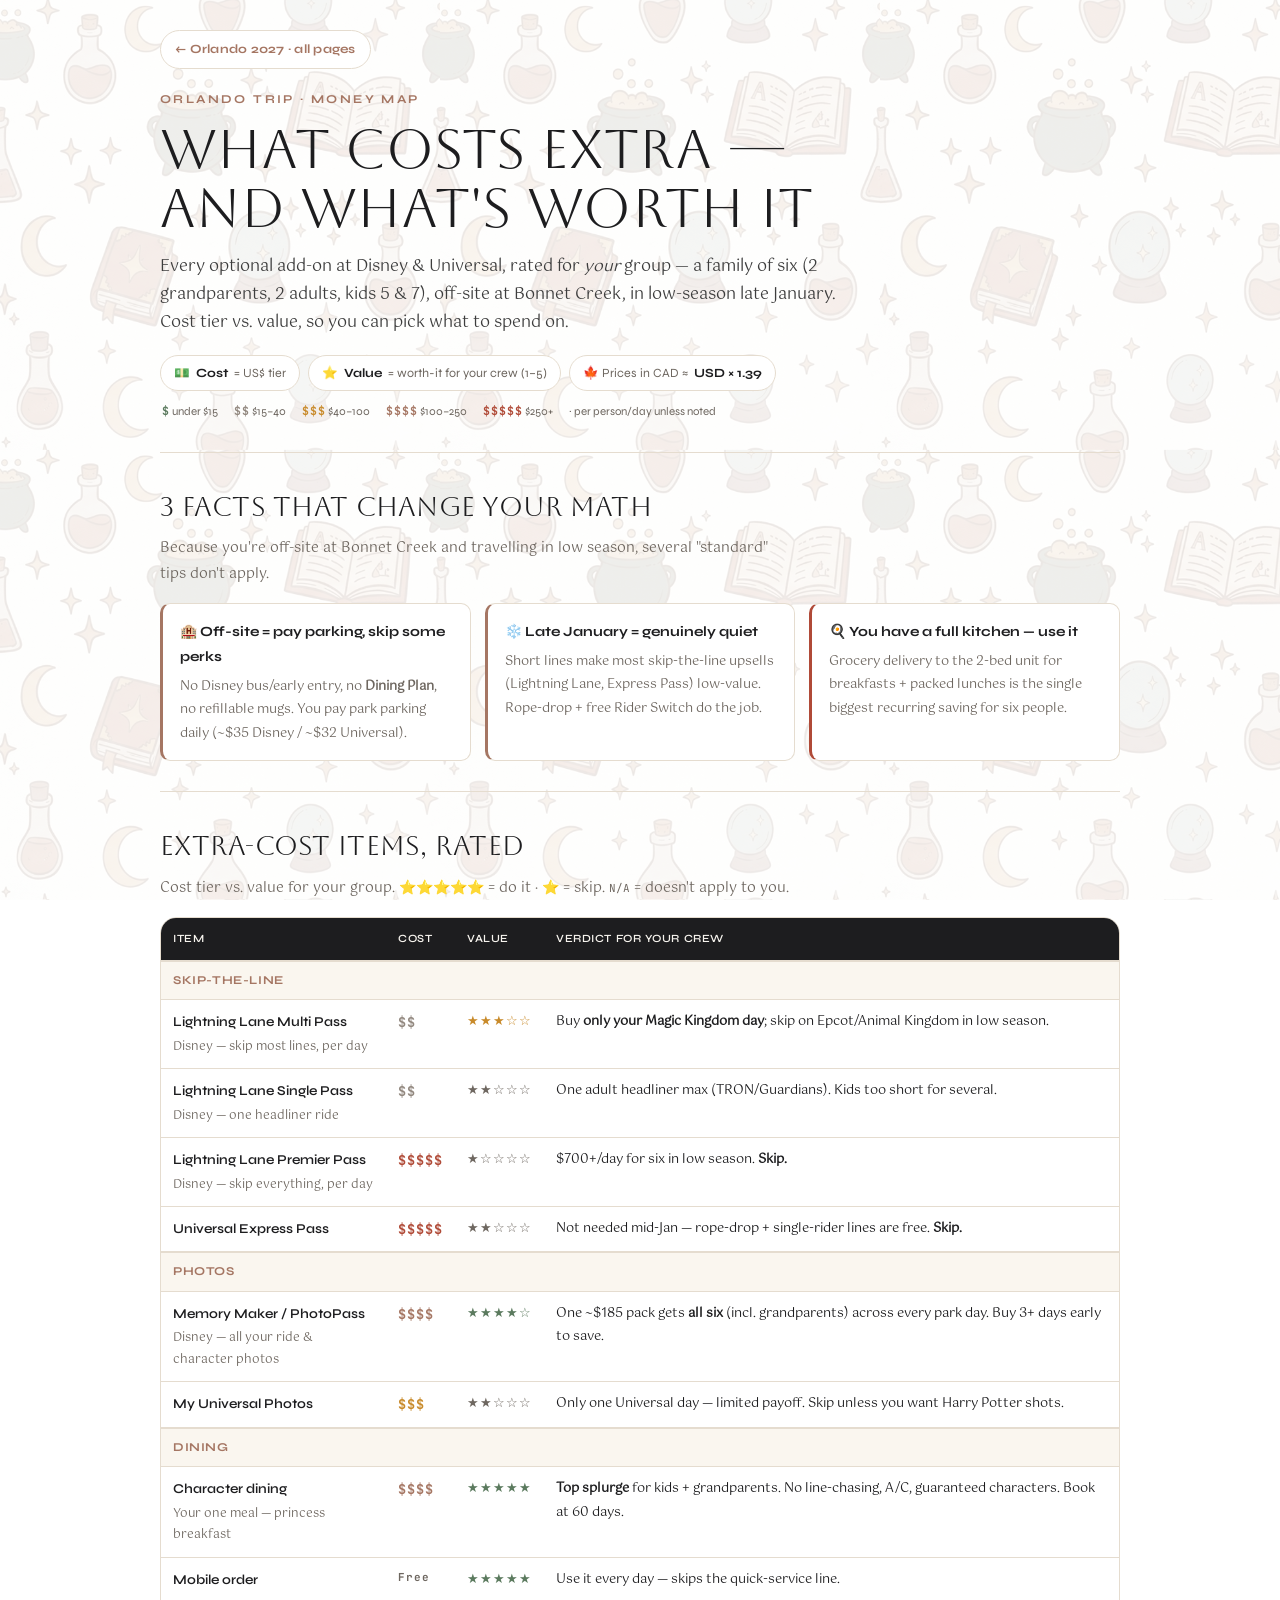
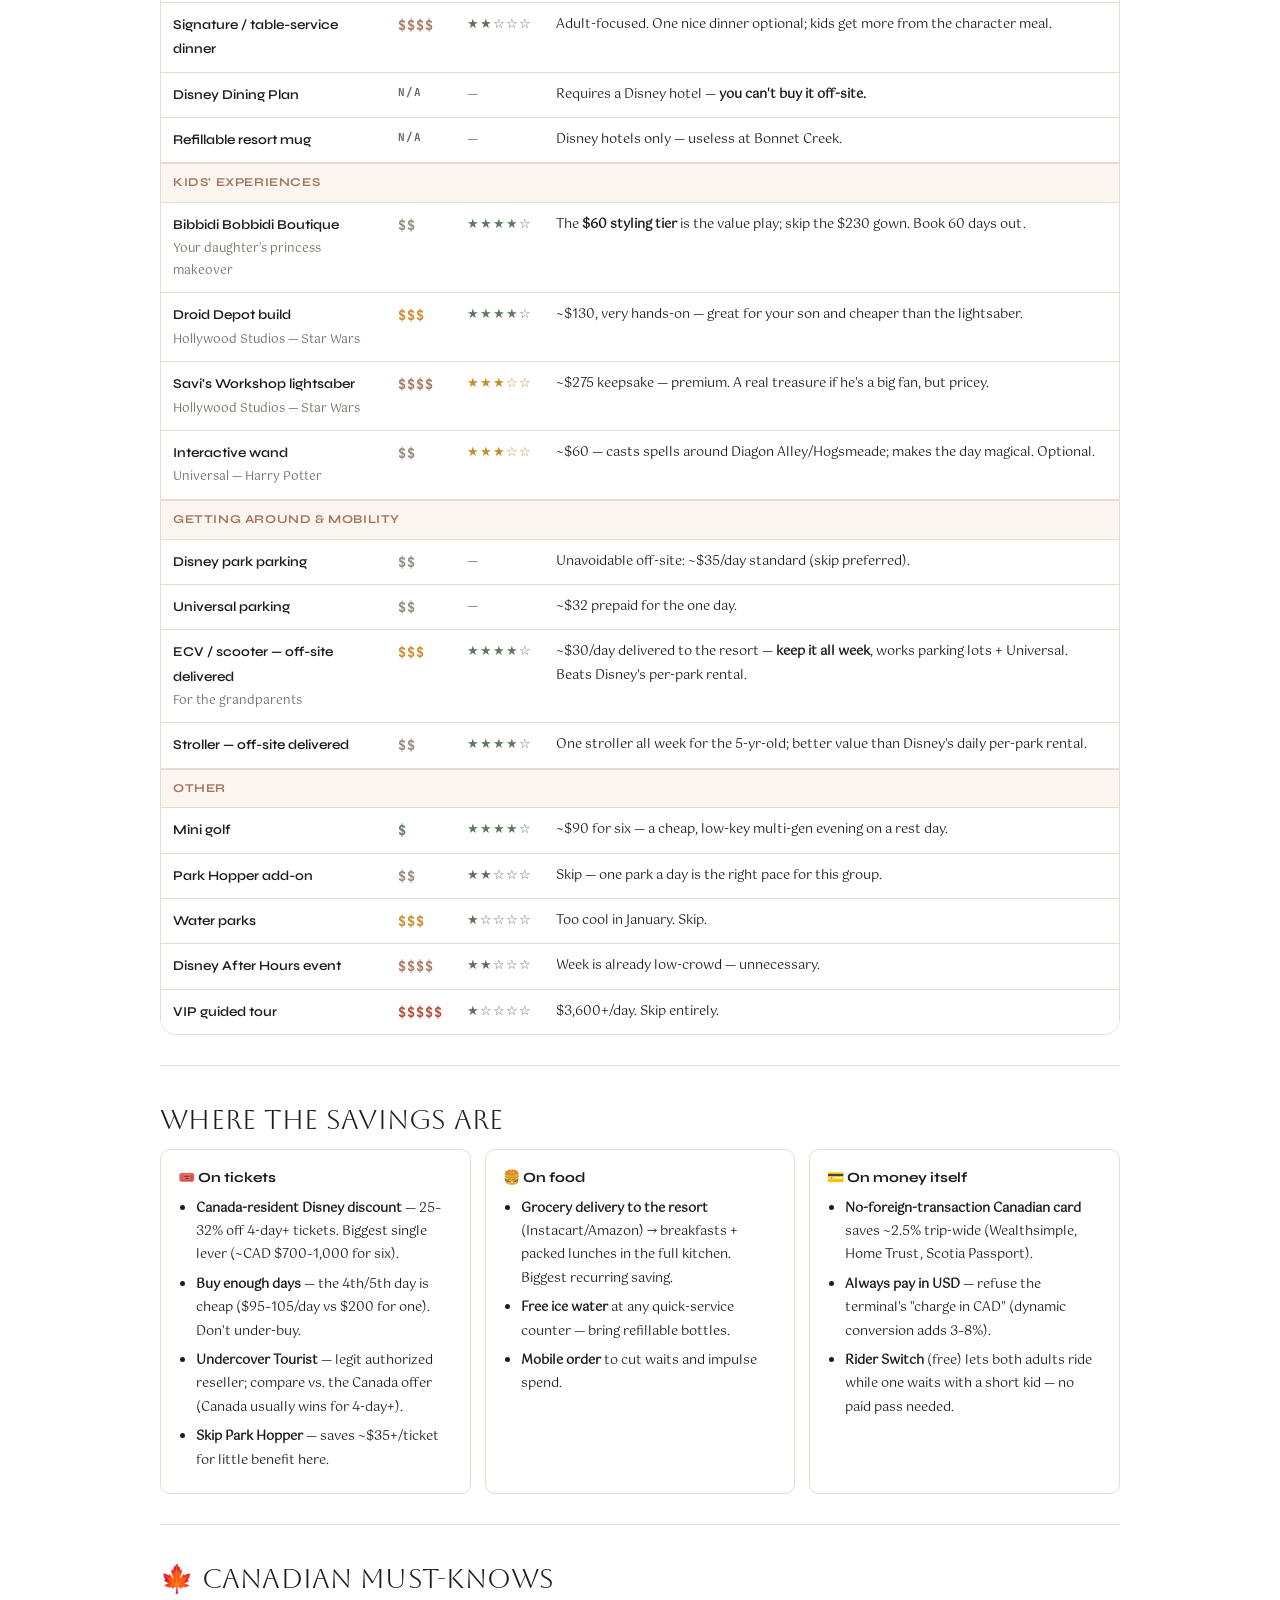
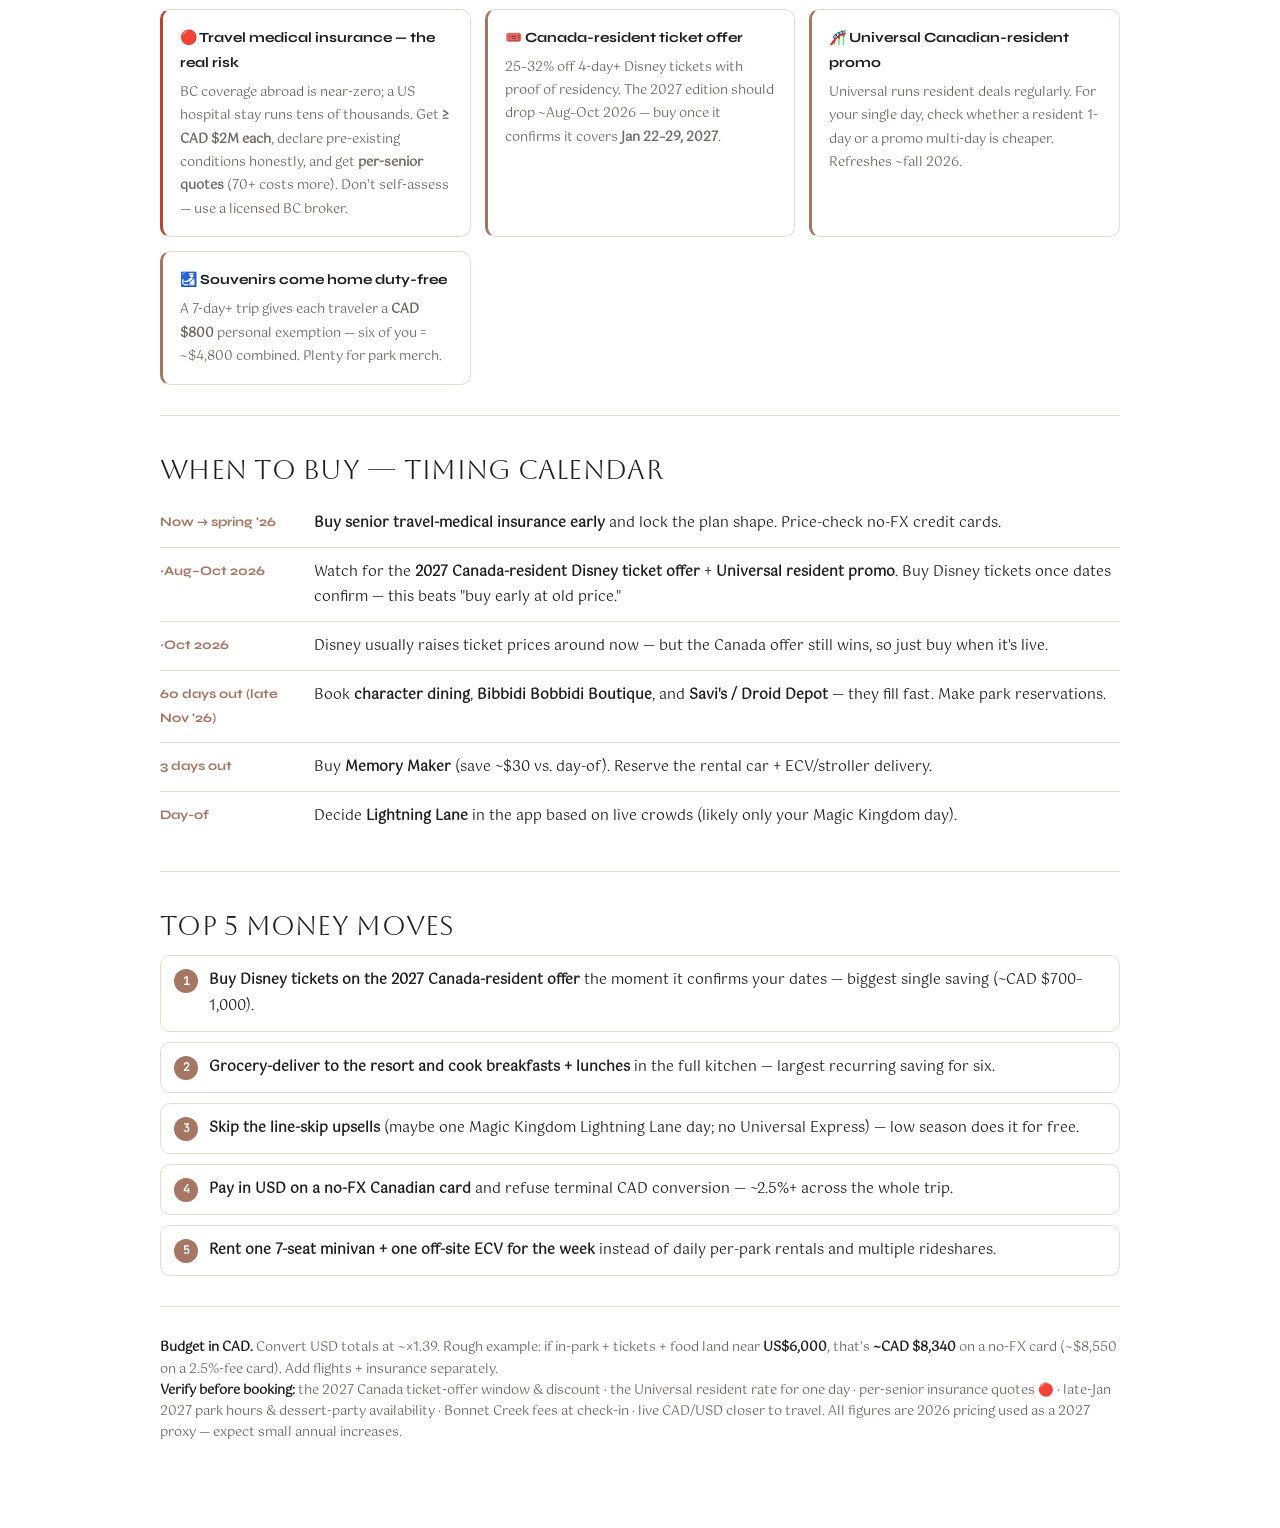
<file: money-map.html>
<!doctype html>
<html lang="en">
<head>
<meta charset="utf-8">
<meta name="viewport" content="width=device-width, initial-scale=1">
<title>Orlando 2027 — Money Map</title>
<link rel="stylesheet" href="styles.css">
</head>
<body>
<div class="wrap">
  <nav class="topnav"><a class="home" href="index.html">← Orlando 2027 · all pages</a></nav>
  <header>
    <p class="eyebrow">Orlando Trip · Money Map</p>
    <h1>What costs extra — and what's worth it</h1>
    <p class="sub">Every optional add-on at Disney &amp; Universal, rated for <em>your</em> group — a family of six (2 grandparents, 2 adults, kids 5 &amp; 7), off-site at Bonnet Creek, in low-season late January. Cost tier vs. value, so you can pick what to spend on.</p>
    <div class="meta-row">
      <span class="chip">💵 <b>Cost</b> = US$ tier</span>
      <span class="chip">⭐ <b>Value</b> = worth-it for your crew (1–5)</span>
      <span class="chip">🍁 Prices in CAD ≈ <b>USD × 1.39</b></span>
    </div>
    <div class="legendline">
      <span><b class="cost c1">$</b> under $15</span><span><b class="cost c2">$$</b> $15–40</span><span><b class="cost c3">$$$</b> $40–100</span><span><b class="cost c4">$$$$</b> $100–250</span><span><b class="cost c5">$$$$$</b> $250+</span>
      <span>· per person/day unless noted</span>
    </div>
  </header>

  <hr class="rule" />

  <h2>3 facts that change your math</h2>
  <p class="h2note">Because you're off-site at Bonnet Creek and travelling in low season, several "standard" tips don't apply.</p>
  <div class="flags">
    <div class="flag"><h4>🏨 Off-site = pay parking, skip some perks</h4><p>No Disney bus/early entry, no <b>Dining Plan</b>, no refillable mugs. You pay park parking daily (~$35 Disney / ~$32 Universal).</p></div>
    <div class="flag"><h4>❄️ Late January = genuinely quiet</h4><p>Short lines make most skip-the-line upsells (Lightning Lane, Express Pass) low-value. Rope-drop + free Rider Switch do the job.</p></div>
    <div class="flag red"><h4>🍳 You have a full kitchen — use it</h4><p>Grocery delivery to the 2-bed unit for breakfasts + packed lunches is the single biggest recurring saving for six people.</p></div>
  </div>

  <hr class="rule" />

  <h2>Extra-cost items, rated</h2>
  <p class="h2note">Cost tier vs. value for your group. ⭐⭐⭐⭐⭐ = do it · ⭐ = skip. <span class="cx">N/A</span> = doesn't apply to you.</p>
  <div class="tablecard"><div class="scroller"><table>
    <thead><tr><th>Item</th><th>Cost</th><th>Value</th><th>Verdict for your crew</th></tr></thead>
    <tbody>
      <tr class="grouprow"><td colspan="4">Skip-the-line</td></tr>
      <tr><td><span class="item">Lightning Lane Multi Pass</span><div class="note">Disney — skip most lines, per day</div></td><td class="cost c2">$$</td><td class="val v3">★★★☆☆</td><td class="verdict">Buy <b>only your Magic Kingdom day</b>; skip on Epcot/Animal Kingdom in low season.</td></tr>
      <tr><td><span class="item">Lightning Lane Single Pass</span><div class="note">Disney — one headliner ride</div></td><td class="cost c2">$$</td><td class="val v2">★★☆☆☆</td><td class="verdict">One adult headliner max (TRON/Guardians). Kids too short for several.</td></tr>
      <tr><td><span class="item">Lightning Lane Premier Pass</span><div class="note">Disney — skip everything, per day</div></td><td class="cost c5">$$$$$</td><td class="val v1">★☆☆☆☆</td><td class="verdict">$700+/day for six in low season. <b>Skip.</b></td></tr>
      <tr><td><span class="item">Universal Express Pass</span></td><td class="cost c5">$$$$$</td><td class="val v2">★★☆☆☆</td><td class="verdict">Not needed mid-Jan — rope-drop + single-rider lines are free. <b>Skip.</b></td></tr>

      <tr class="grouprow"><td colspan="4">Photos</td></tr>
      <tr><td><span class="item">Memory Maker / PhotoPass</span><div class="note">Disney — all your ride &amp; character photos</div></td><td class="cost c4">$$$$</td><td class="val v4">★★★★☆</td><td class="verdict">One ~$185 pack gets <b>all six</b> (incl. grandparents) across every park day. Buy 3+ days early to save.</td></tr>
      <tr><td><span class="item">My Universal Photos</span></td><td class="cost c3">$$$</td><td class="val v2">★★☆☆☆</td><td class="verdict">Only one Universal day — limited payoff. Skip unless you want Harry Potter shots.</td></tr>

      <tr class="grouprow"><td colspan="4">Dining</td></tr>
      <tr><td><span class="item">Character dining</span><div class="note">Your one meal — princess breakfast</div></td><td class="cost c4">$$$$</td><td class="val v5">★★★★★</td><td class="verdict"><b>Top splurge</b> for kids + grandparents. No line-chasing, A/C, guaranteed characters. Book at 60 days.</td></tr>
      <tr><td><span class="item">Mobile order</span></td><td class="cost cx">Free</td><td class="val v5">★★★★★</td><td class="verdict">Use it every day — skips the quick-service line.</td></tr>
      <tr><td><span class="item">Signature / table-service dinner</span></td><td class="cost c4">$$$$</td><td class="val v2">★★☆☆☆</td><td class="verdict">Adult-focused. One nice dinner optional; kids get more from the character meal.</td></tr>
      <tr><td><span class="item">Disney Dining Plan</span></td><td class="cost cx">N/A</td><td class="val v1">—</td><td class="verdict">Requires a Disney hotel — <b>you can't buy it off-site.</b></td></tr>
      <tr><td><span class="item">Refillable resort mug</span></td><td class="cost cx">N/A</td><td class="val v1">—</td><td class="verdict">Disney hotels only — useless at Bonnet Creek.</td></tr>

      <tr class="grouprow"><td colspan="4">Kids' experiences</td></tr>
      <tr><td><span class="item">Bibbidi Bobbidi Boutique</span><div class="note">Your daughter's princess makeover</div></td><td class="cost c2">$$</td><td class="val v4">★★★★☆</td><td class="verdict">The <b>$60 styling tier</b> is the value play; skip the $230 gown. Book 60 days out.</td></tr>
      <tr><td><span class="item">Droid Depot build</span><div class="note">Hollywood Studios — Star Wars</div></td><td class="cost c3">$$$</td><td class="val v4">★★★★☆</td><td class="verdict">~$130, very hands-on — great for your son and cheaper than the lightsaber.</td></tr>
      <tr><td><span class="item">Savi's Workshop lightsaber</span><div class="note">Hollywood Studios — Star Wars</div></td><td class="cost c4">$$$$</td><td class="val v3">★★★☆☆</td><td class="verdict">~$275 keepsake — premium. A real treasure if he's a big fan, but pricey.</td></tr>
      <tr><td><span class="item">Interactive wand</span><div class="note">Universal — Harry Potter</div></td><td class="cost c2">$$</td><td class="val v3">★★★☆☆</td><td class="verdict">~$60 — casts spells around Diagon Alley/Hogsmeade; makes the day magical. Optional.</td></tr>

      <tr class="grouprow"><td colspan="4">Getting around &amp; mobility</td></tr>
      <tr><td><span class="item">Disney park parking</span></td><td class="cost c2">$$</td><td class="val v1">—</td><td class="verdict">Unavoidable off-site: ~$35/day standard (skip preferred).</td></tr>
      <tr><td><span class="item">Universal parking</span></td><td class="cost c2">$$</td><td class="val v1">—</td><td class="verdict">~$32 prepaid for the one day.</td></tr>
      <tr><td><span class="item">ECV / scooter — off-site delivered</span><div class="note">For the grandparents</div></td><td class="cost c3">$$$</td><td class="val v4">★★★★☆</td><td class="verdict">~$30/day delivered to the resort — <b>keep it all week</b>, works parking lots + Universal. Beats Disney's per-park rental.</td></tr>
      <tr><td><span class="item">Stroller — off-site delivered</span></td><td class="cost c2">$$</td><td class="val v4">★★★★☆</td><td class="verdict">One stroller all week for the 5-yr-old; better value than Disney's daily per-park rental.</td></tr>

      <tr class="grouprow"><td colspan="4">Other</td></tr>
      <tr><td><span class="item">Mini golf</span></td><td class="cost c1">$</td><td class="val v4">★★★★☆</td><td class="verdict">~$90 for six — a cheap, low-key multi-gen evening on a rest day.</td></tr>
      <tr><td><span class="item">Park Hopper add-on</span></td><td class="cost c2">$$</td><td class="val v2">★★☆☆☆</td><td class="verdict">Skip — one park a day is the right pace for this group.</td></tr>
      <tr><td><span class="item">Water parks</span></td><td class="cost c3">$$$</td><td class="val v1">★☆☆☆☆</td><td class="verdict">Too cool in January. Skip.</td></tr>
      <tr><td><span class="item">Disney After Hours event</span></td><td class="cost c4">$$$$</td><td class="val v2">★★☆☆☆</td><td class="verdict">Week is already low-crowd — unnecessary.</td></tr>
      <tr><td><span class="item">VIP guided tour</span></td><td class="cost c5">$$$$$</td><td class="val v1">★☆☆☆☆</td><td class="verdict">$3,600+/day. Skip entirely.</td></tr>
    </tbody>
  </table></div></div>

  <hr class="rule" />

  <h2>Where the savings are</h2>
  <div class="cards">
    <div class="card"><h4>🎟️ On tickets</h4><ul>
      <li><b>Canada-resident Disney discount</b> — 25–32% off 4-day+ tickets. Biggest single lever (~CAD $700–1,000 for six).</li>
      <li><b>Buy enough days</b> — the 4th/5th day is cheap ($95–105/day vs $200 for one). Don't under-buy.</li>
      <li><b>Undercover Tourist</b> — legit authorized reseller; compare vs. the Canada offer (Canada usually wins for 4-day+).</li>
      <li><b>Skip Park Hopper</b> — saves ~$35+/ticket for little benefit here.</li>
    </ul></div>
    <div class="card"><h4>🍔 On food</h4><ul>
      <li><b>Grocery delivery to the resort</b> (Instacart/Amazon) → breakfasts + packed lunches in the full kitchen. Biggest recurring saving.</li>
      <li><b>Free ice water</b> at any quick-service counter — bring refillable bottles.</li>
      <li><b>Mobile order</b> to cut waits and impulse spend.</li>
    </ul></div>
    <div class="card"><h4>💳 On money itself</h4><ul>
      <li><b>No-foreign-transaction Canadian card</b> saves ~2.5% trip-wide (Wealthsimple, Home Trust, Scotia Passport).</li>
      <li><b>Always pay in USD</b> — refuse the terminal's "charge in CAD" (dynamic conversion adds 3–8%).</li>
      <li><b>Rider Switch</b> (free) lets both adults ride while one waits with a short kid — no paid pass needed.</li>
    </ul></div>
  </div>

  <hr class="rule" />

  <h2>🍁 Canadian must-knows</h2>
  <div class="flags">
    <div class="flag red"><h4>🔴 Travel medical insurance — the real risk</h4><p>BC coverage abroad is near-zero; a US hospital stay runs tens of thousands. Get <b>≥ CAD $2M each</b>, declare pre-existing conditions honestly, and get <b>per-senior quotes</b> (70+ costs more). Don't self-assess — use a licensed BC broker.</p></div>
    <div class="flag"><h4>🎟️ Canada-resident ticket offer</h4><p>25–32% off 4-day+ Disney tickets with proof of residency. The 2027 edition should drop ~Aug–Oct 2026 — buy once it confirms it covers <b>Jan 22–29, 2027</b>.</p></div>
    <div class="flag"><h4>🎢 Universal Canadian-resident promo</h4><p>Universal runs resident deals regularly. For your single day, check whether a resident 1-day or a promo multi-day is cheaper. Refreshes ~fall 2026.</p></div>
    <div class="flag"><h4>🛃 Souvenirs come home duty-free</h4><p>A 7-day+ trip gives each traveler a <b>CAD $800</b> personal exemption — six of you = ~$4,800 combined. Plenty for park merch.</p></div>
  </div>

  <hr class="rule" />

  <h2>When to buy — timing calendar</h2>
  <div class="cal">
    <div class="calrow"><div class="calwhen">Now → spring '26</div><div class="calwhat"><b>Buy senior travel-medical insurance early</b> and lock the plan shape. Price-check no-FX credit cards.</div></div>
    <div class="calrow"><div class="calwhen">~Aug–Oct 2026</div><div class="calwhat">Watch for the <b>2027 Canada-resident Disney ticket offer</b> + <b>Universal resident promo</b>. Buy Disney tickets once dates confirm — this beats "buy early at old price."</div></div>
    <div class="calrow"><div class="calwhen">~Oct 2026</div><div class="calwhat">Disney usually raises ticket prices around now — but the Canada offer still wins, so just buy when it's live.</div></div>
    <div class="calrow"><div class="calwhen">60 days out (late Nov '26)</div><div class="calwhat">Book <b>character dining</b>, <b>Bibbidi Bobbidi Boutique</b>, and <b>Savi's / Droid Depot</b> — they fill fast. Make park reservations.</div></div>
    <div class="calrow"><div class="calwhen">3 days out</div><div class="calwhat">Buy <b>Memory Maker</b> (save ~$30 vs. day-of). Reserve the rental car + ECV/stroller delivery.</div></div>
    <div class="calrow"><div class="calwhen">Day-of</div><div class="calwhat">Decide <b>Lightning Lane</b> in the app based on live crowds (likely only your Magic Kingdom day).</div></div>
  </div>

  <hr class="rule" />

  <h2>Top 5 money moves</h2>
  <ol class="moves">
    <li><b>Buy Disney tickets on the 2027 Canada-resident offer</b> the moment it confirms your dates — biggest single saving (~CAD $700–1,000).</li>
    <li><b>Grocery-deliver to the resort and cook breakfasts + lunches</b> in the full kitchen — largest recurring saving for six.</li>
    <li><b>Skip the line-skip upsells</b> (maybe one Magic Kingdom Lightning Lane day; no Universal Express) — low season does it for free.</li>
    <li><b>Pay in USD on a no-FX Canadian card</b> and refuse terminal CAD conversion — ~2.5%+ across the whole trip.</li>
    <li><b>Rent one 7-seat minivan + one off-site ECV for the week</b> instead of daily per-park rentals and multiple rideshares.</li>
  </ol>

  <hr class="rule" />

  <p class="foot">
    <b>Budget in CAD.</b> Convert USD totals at ~×1.39. Rough example: if in-park + tickets + food land near <b>US$6,000</b>, that's <b>~CAD $8,340</b> on a no-FX card (~$8,550 on a 2.5%-fee card). Add flights + insurance separately.<br>
    <b>Verify before booking:</b> the 2027 Canada ticket-offer window &amp; discount · the Universal resident rate for one day · per-senior insurance quotes 🔴 · late-Jan 2027 park hours &amp; dessert-party availability · Bonnet Creek fees at check-in · live CAD/USD closer to travel. All figures are 2026 pricing used as a 2027 proxy — expect small annual increases.
  </p>
</div>
</body>
</html>
</file>
<file: styles.css>
/* Orlando 2027 — Upstream Editorial (on white). Personal use. */
@import url('https://fonts.googleapis.com/css2?family=Aboreto&family=Gotu&family=Syne:wght@600;700;800&family=JetBrains+Mono:wght@500;700&display=swap');

:root{
  --bg:#ffffff; --raised:#FAF6EF; --surface:#ffffff;
  --ink:#1d1d1f; --ink-2:#3D3D3D; --muted:#6e6760;
  --line:#e5dccf; --line-2:#D1D6D6;
  --clay:#A57663; --clay-h:#8a5f4f; --gold:#D8A36B; --sage:#5b7a5e; --terra:#b04a37; --amber:#c88a2a; --tert:#92887F;
  --radius:16px; --radius-sm:10px;
  --shadow:0 1px 2px rgba(29,29,31,.04), 0 10px 28px rgba(29,29,31,.05);
  /* land wayfinding (earthy) */
  --l-main:#A57663; --l-adv:#5b7a5e; --l-front:#c88a2a; --l-lib:#92887F; --l-fant:#b04a37; --l-tom:#6e6760;
}

*{ box-sizing:border-box; }
html{ -webkit-text-size-adjust:100%; }
body{ margin:0; background:var(--bg); color:var(--ink); font-family:'Gotu',Georgia,serif; font-size:15px; line-height:1.8; -webkit-font-smoothing:antialiased; }
.wrap{ max-width:1000px; margin:0 auto; padding:30px 20px 72px; position:relative; z-index:1; }
body{ --bgtile:url('assets/bg-potions.png'); }
body[data-park]{ --bgtile:url('assets/bg-forest.png'); }
body::before{ content:""; position:fixed; inset:0; z-index:0; background-image:var(--bgtile); background-repeat:repeat; background-size:440px; opacity:.20; pointer-events:none; }

/* top nav (home) */
.topnav{ margin-bottom:20px; }
.topnav a.home{ display:inline-flex; align-items:center; gap:7px; font-family:'Syne',sans-serif; font-size:12.5px; font-weight:700; letter-spacing:.02em; color:var(--clay); text-decoration:none; padding:7px 14px; border:1px solid var(--line); border-radius:100px; background:var(--surface); }
.topnav a.home:hover{ border-color:var(--clay); background:var(--raised); }

.eyebrow{ font-family:'Syne',sans-serif; font-size:12px; font-weight:700; letter-spacing:.2em; text-transform:uppercase; color:var(--clay); margin:0 0 10px; }
h1{ font-family:'Aboreto',serif; font-weight:400; font-size:clamp(34px,5.5vw,54px); line-height:1.1; margin:0 0 14px; letter-spacing:.005em; color:var(--ink); text-wrap:balance; }
h2{ font-family:'Aboreto',serif; font-weight:400; font-size:clamp(21px,3vw,27px); margin:0 0 5px; letter-spacing:.01em; }
h3{ font-family:'Syne',sans-serif; font-weight:700; font-size:15px; margin:0 0 6px; }
.sub{ color:var(--ink-2); font-size:15.5px; margin:0; max-width:64ch; }
.h2note{ color:var(--muted); font-size:14px; margin:2px 0 16px; max-width:70ch; }

.meta-row{ display:flex; flex-wrap:wrap; gap:8px; margin-top:18px; }
.chip{ display:inline-flex; align-items:center; gap:6px; background:var(--surface); border:1px solid var(--line); border-radius:100px; padding:6px 13px; font-size:12.5px; color:var(--muted); font-family:'Syne',sans-serif; }
.chip b{ color:var(--ink); font-weight:700; }

.rule{ height:1px; background:var(--line); border:0; margin:30px 0; }

/* map */
.mapcard{ background:var(--raised); border:1px solid var(--line); border-radius:var(--radius); padding:10px; }
.mapcard img{ width:100%; height:auto; display:block; border-radius:10px; cursor:zoom-in; background:#fff; }
.mapcap{ font-size:12.5px; color:var(--muted); margin:10px 4px 2px; }
.legend{ display:flex; flex-wrap:wrap; gap:8px 16px; margin:14px 2px 2px; }
.lg{ display:inline-flex; align-items:center; gap:7px; font-size:12.5px; color:var(--muted); font-family:'Syne',sans-serif; }
.sw{ width:12px; height:12px; border-radius:3px; flex:none; }

.route{ background:var(--raised); border:1px solid var(--line); border-left:3px solid var(--clay); border-radius:var(--radius-sm); padding:14px 16px; margin-top:14px; }
.route h3{ color:var(--clay); font-size:12px; letter-spacing:.12em; text-transform:uppercase; margin:0 0 7px; }
.route p{ margin:0; font-size:14px; }
.route .step{ color:var(--muted); }

/* cards / callouts */
.cards,.callout,.flags{ display:grid; grid-template-columns:repeat(auto-fit,minmax(250px,1fr)); gap:14px; }
.card,.exp,.flag{ background:var(--surface); border:1px solid var(--line); border-radius:var(--radius-sm); padding:15px 17px; }
.exp,.flag{ border-left:3px solid var(--clay); }
.flag.red{ border-left-color:var(--terra); }
.card h3,.card h4,.exp h4,.flag h4{ font-family:'Syne',sans-serif; font-weight:700; margin:0 0 6px; font-size:14px; }
.card p,.exp p,.flag p{ margin:0; font-size:13px; color:var(--muted); }
.card ul{ margin:0; padding-left:18px; } .card li{ font-size:13px; margin-bottom:6px; }
.exp .cost{ color:var(--amber); font-family:'JetBrains Mono',monospace; font-weight:700; }

/* tables */
.tablecard{ border:1px solid var(--line); border-radius:var(--radius); overflow:hidden; margin-top:12px; }
.scroller{ overflow-x:auto; -webkit-overflow-scrolling:touch; }
table{ border-collapse:collapse; width:100%; min-width:760px; font-size:13.5px; }
thead th{ position:sticky; top:0; z-index:2; background:var(--ink); color:#f7f4ee; text-align:left; font-family:'Syne',sans-serif; font-weight:600; font-size:11px; letter-spacing:.05em; text-transform:uppercase; padding:11px 12px; white-space:nowrap; }
tbody td{ padding:10px 12px; border-top:1px solid var(--line); vertical-align:top; background:var(--surface); }
tbody tr:hover td{ background:var(--raised); }
th.stick,td.stick{ position:sticky; left:0; z-index:1; min-width:240px; }
thead th.stick{ z-index:3; }
td.stick{ background:var(--surface); box-shadow:1px 0 0 var(--line); }
tbody tr:hover td.stick{ background:var(--raised); }
.landrow td{ background:var(--raised); border-top:2px solid var(--line); font-family:'Syne',sans-serif; font-weight:700; font-size:12px; letter-spacing:.05em; text-transform:uppercase; color:var(--clay); padding:8px 12px; position:sticky; left:0; }
.grouprow td{ background:var(--raised); border-top:2px solid var(--line); font-family:'Syne',sans-serif; font-weight:700; font-size:12px; letter-spacing:.05em; text-transform:uppercase; color:var(--clay); padding:8px 12px; }

.num{ display:inline-flex; align-items:center; justify-content:center; min-width:24px; height:24px; padding:0 5px; border-radius:7px; color:#fff; font-family:'JetBrains Mono',monospace; font-size:12px; font-weight:700; flex:none; }
.aname{ font-family:'Syne',sans-serif; font-weight:600; color:var(--ink); }
.subtle{ color:var(--muted); font-size:11.5px; }
.pills{ display:flex; flex-wrap:wrap; gap:4px; margin-top:6px; }
.pill{ font-family:'Syne',sans-serif; font-size:10.5px; font-weight:600; padding:1px 7px; border-radius:5px; border:1px solid; white-space:nowrap; }
.stars{ color:var(--gold); font-size:12px; letter-spacing:1px; }
.p-thrill{ color:var(--terra); border-color:color-mix(in srgb,var(--terra) 45%,transparent); background:color-mix(in srgb,var(--terra) 9%,transparent); }
.p-dark{ color:var(--ink-2); border-color:color-mix(in srgb,var(--ink-2) 35%,transparent); background:color-mix(in srgb,var(--ink-2) 7%,transparent); }
.p-drop{ color:var(--clay); border-color:color-mix(in srgb,var(--clay) 45%,transparent); background:color-mix(in srgb,var(--clay) 9%,transparent); }
.p-spin{ color:var(--amber); border-color:color-mix(in srgb,var(--amber) 45%,transparent); background:color-mix(in srgb,var(--amber) 9%,transparent); }
.p-wet{ color:var(--tert); border-color:color-mix(in srgb,var(--tert) 50%,transparent); background:color-mix(in srgb,var(--tert) 10%,transparent); }
.p-ac{ color:var(--sage); border-color:color-mix(in srgb,var(--sage) 45%,transparent); background:color-mix(in srgb,var(--sage) 9%,transparent); }
.p-swap{ color:var(--clay); border-color:color-mix(in srgb,var(--clay) 45%,transparent); background:color-mix(in srgb,var(--clay) 9%,transparent); }
.p-meet{ color:var(--gold); border-color:color-mix(in srgb,var(--gold) 55%,transparent); background:color-mix(in srgb,var(--gold) 12%,transparent); }

.wait,.len{ font-family:'JetBrains Mono',monospace; font-size:12px; white-space:nowrap; }
.wait{ font-weight:700; }
.ll{ font-family:'JetBrains Mono',monospace; font-size:11px; font-weight:700; white-space:nowrap; }
.ll-mp{ color:var(--clay);} .ll-ill{ color:var(--terra);} .ll-vq{ color:var(--sage);} .ll-no{ color:var(--muted); font-weight:500; }
.plan{ display:inline-flex; align-items:center; justify-content:center; min-width:24px; height:24px; padding:0 7px; border-radius:6px; background:var(--clay); color:#fff; font-family:'JetBrains Mono',monospace; font-weight:700; font-size:12px; }
.plan.flex{ background:transparent; color:var(--muted); border:1px dashed var(--line); font-weight:500; }

/* editable */
th.mycol{ background:var(--clay); }
td.mycol{ background:color-mix(in srgb,var(--clay) 6%,var(--surface)); }
tbody tr:hover td.mycol{ background:color-mix(in srgb,var(--clay) 10%,var(--raised)); }
.myorder,.mynote{ font-family:'Gotu',serif; font-size:12.5px; padding:5px 7px; border:1px solid var(--line); border-radius:6px; background:#fff; color:var(--ink); }
.myorder{ width:46px; text-align:center; font-family:'JetBrains Mono',monospace; font-weight:700; }
.mynote{ width:160px; }
.myorder:focus,.mynote:focus{ outline:2px solid var(--clay); border-color:var(--clay); }
.myorder::placeholder,.mynote::placeholder{ color:var(--muted); opacity:.5; }

.toolbar{ display:flex; flex-wrap:wrap; gap:8px; align-items:center; margin:18px 0 2px; }
.btn{ font-family:'Syne',sans-serif; font-size:13px; font-weight:700; padding:8px 14px; border-radius:var(--radius-sm); border:1px solid var(--line); background:var(--surface); color:var(--ink); cursor:pointer; }
.btn:hover{ border-color:var(--clay); color:var(--clay); }
.btn.primary{ background:var(--clay); color:#fff; border-color:var(--clay); }
.btn.primary:hover{ background:var(--clay-h); color:#fff; }
.toolhint{ font-size:12px; color:var(--muted); flex:1 1 200px; }
.flash{ font-family:'Syne',sans-serif; font-size:12.5px; font-weight:700; color:var(--sage); }

/* money */
.cost{ font-family:'JetBrains Mono',monospace; font-weight:700; letter-spacing:1px; white-space:nowrap; }
.c1{ color:var(--sage);} .c2{ color:var(--tert);} .c3{ color:var(--amber);} .c4{ color:var(--clay);} .c5{ color:var(--terra);}
.cx{ color:var(--muted); font-family:'JetBrains Mono',monospace; font-size:11px; }
.val{ white-space:nowrap; font-size:13px; letter-spacing:1px; }
.v5,.v4{ color:var(--sage);} .v3{ color:var(--amber);} .v2,.v1{ color:var(--muted);}
.verdict{ font-size:13px; }
.item{ font-family:'Syne',sans-serif; font-weight:600; }
.note{ color:var(--muted); font-size:12px; margin-top:2px; }

.cal{ display:flex; flex-direction:column; }
.calrow{ display:grid; grid-template-columns:140px 1fr; gap:14px; padding:12px 0; border-top:1px solid var(--line); }
.calrow:first-child{ border-top:0; }
.calwhen{ font-family:'Syne',sans-serif; font-weight:700; color:var(--clay); font-size:13px; }
.calwhat{ font-size:13.5px; }

.moves{ counter-reset:m; list-style:none; padding:0; margin:0; display:flex; flex-direction:column; gap:10px; }
.moves li{ counter-increment:m; position:relative; padding:12px 15px 12px 48px; background:var(--surface); border:1px solid var(--line); border-radius:var(--radius-sm); font-size:14px; }
.moves li::before{ content:counter(m); position:absolute; left:13px; top:13px; width:24px; height:24px; border-radius:50%; background:var(--clay); color:#fff; font-family:'JetBrains Mono',monospace; font-weight:700; font-size:12px; display:flex; align-items:center; justify-content:center; }

.costbox{ display:flex; flex-wrap:wrap; gap:10px 24px; margin-top:16px; padding:16px; background:var(--raised); border:1px solid var(--line); border-radius:var(--radius-sm); }
.costbox div{ font-size:13.5px; } .costbox b{ color:var(--ink); } .costbox .tot{ color:var(--clay); font-family:'Syne',sans-serif; font-weight:800; }

/* transport */
tr.pick td{ background:color-mix(in srgb,var(--clay) 8%,var(--surface)); box-shadow:inset 3px 0 0 var(--clay); }
tr.pick:hover td{ background:color-mix(in srgb,var(--clay) 12%,var(--raised)); }
tr.off td{ color:var(--muted); }
.opt{ font-family:'Syne',sans-serif; font-weight:600; color:var(--ink); }
.tag{ display:inline-block; font-family:'Syne',sans-serif; font-size:10px; font-weight:700; letter-spacing:.05em; text-transform:uppercase; padding:1px 7px; border-radius:5px; margin-left:6px; vertical-align:middle; }
.tag.best{ color:#fff; background:var(--clay); } .tag.no{ color:var(--muted); border:1px solid var(--line); }
.money-c{ font-family:'JetBrains Mono',monospace; font-size:12px; white-space:nowrap; font-weight:600; }
.plan-steps{ background:var(--raised); border:1px solid var(--line); border-radius:var(--radius); padding:4px 18px; }
.plan-steps .st{ display:grid; grid-template-columns:26px 1fr; gap:13px; padding:13px 0; border-top:1px solid var(--line); align-items:start; }
.plan-steps .st:first-child{ border-top:0; }
.plan-steps .n{ width:26px; height:26px; border-radius:50%; background:var(--clay); color:#fff; font-family:'JetBrains Mono',monospace; font-weight:700; font-size:12px; display:flex; align-items:center; justify-content:center; }
.plan-steps .t{ font-size:14px; }

/* index / hub */
.hero-meta{ display:flex; flex-wrap:wrap; gap:16px 28px; margin-top:20px; padding-top:20px; border-top:1px solid var(--line); }
.hero-meta div{ font-size:13.5px; color:var(--muted); } .hero-meta b{ display:block; color:var(--ink); font-family:'Syne',sans-serif; font-weight:700; font-size:15px; margin-bottom:1px; }
.navgrid{ display:grid; grid-template-columns:repeat(auto-fit,minmax(260px,1fr)); gap:16px; margin-top:8px; }
a.navcard{ display:block; text-decoration:none; color:inherit; background:var(--surface); border:1px solid var(--line); border-radius:var(--radius); padding:20px 22px; transition:border-color .2s, transform .2s; }
a.navcard:hover{ border-color:var(--clay); transform:translateY(-2px); }
a.navcard .k{ font-family:'Syne',sans-serif; font-size:11px; font-weight:700; letter-spacing:.12em; text-transform:uppercase; color:var(--clay); }
a.navcard h3{ font-family:'Aboreto',serif; font-weight:400; font-size:22px; margin:6px 0 6px; letter-spacing:.01em; }
a.navcard p{ margin:0; font-size:13px; color:var(--muted); }

.foot{ color:var(--muted); font-size:12.5px; margin-top:24px; line-height:1.7; } .foot b{ color:var(--ink); }
.legendline{ display:flex; flex-wrap:wrap; gap:6px 16px; font-size:11.5px; color:var(--muted); margin:10px 2px 0; font-family:'Syne',sans-serif; }
a{ color:var(--clay); }

@media (max-width:560px){ .wrap{ padding:22px 14px 56px; } }

@media print{
  body{ background:#fff; color:#000; }
  body::before{ display:none !important; }
  .topnav,.meta-row,.mapcard,.route,.callout,.flags,.toolbar,.legend,.pilllegend,.legendline,.sub,.eyebrow,.rule,.h2note{ display:none !important; }
  h1{ font-size:24px; } h2{ font-size:16px; margin:14px 0 6px; }
  .tablecard{ border:none; } .scroller{ overflow:visible; }
  table{ min-width:0 !important; font-size:10px; }
  thead th{ background:#fff !important; color:#000 !important; border-bottom:1.5px solid #000; position:static; }
  th.mycol,td.mycol,tbody td,tr.pick td{ background:#fff !important; box-shadow:none !important; }
  td.stick,th.stick{ position:static; box-shadow:none; min-width:0; }
  .num,.plan,.moves li::before,.plan-steps .n,.tag.best{ background:#fff !important; color:#000 !important; border:1px solid #000; }
  .pill{ background:#fff !important; border:1px solid #999 !important; color:#000 !important; }
  .stars,.ll,.cost,.val,.subtle,.calwhen,.opt{ color:#000 !important; }
  .myorder,.mynote{ border:1px solid #999 !important; }
  @page{ margin:0.5in; }
}
@media (prefers-reduced-motion:no-preference){ .wrap>*{ animation:rise .5s both; } @keyframes rise{ from{opacity:0;transform:translateY(6px);} to{opacity:1;transform:none;} } }
</file>
